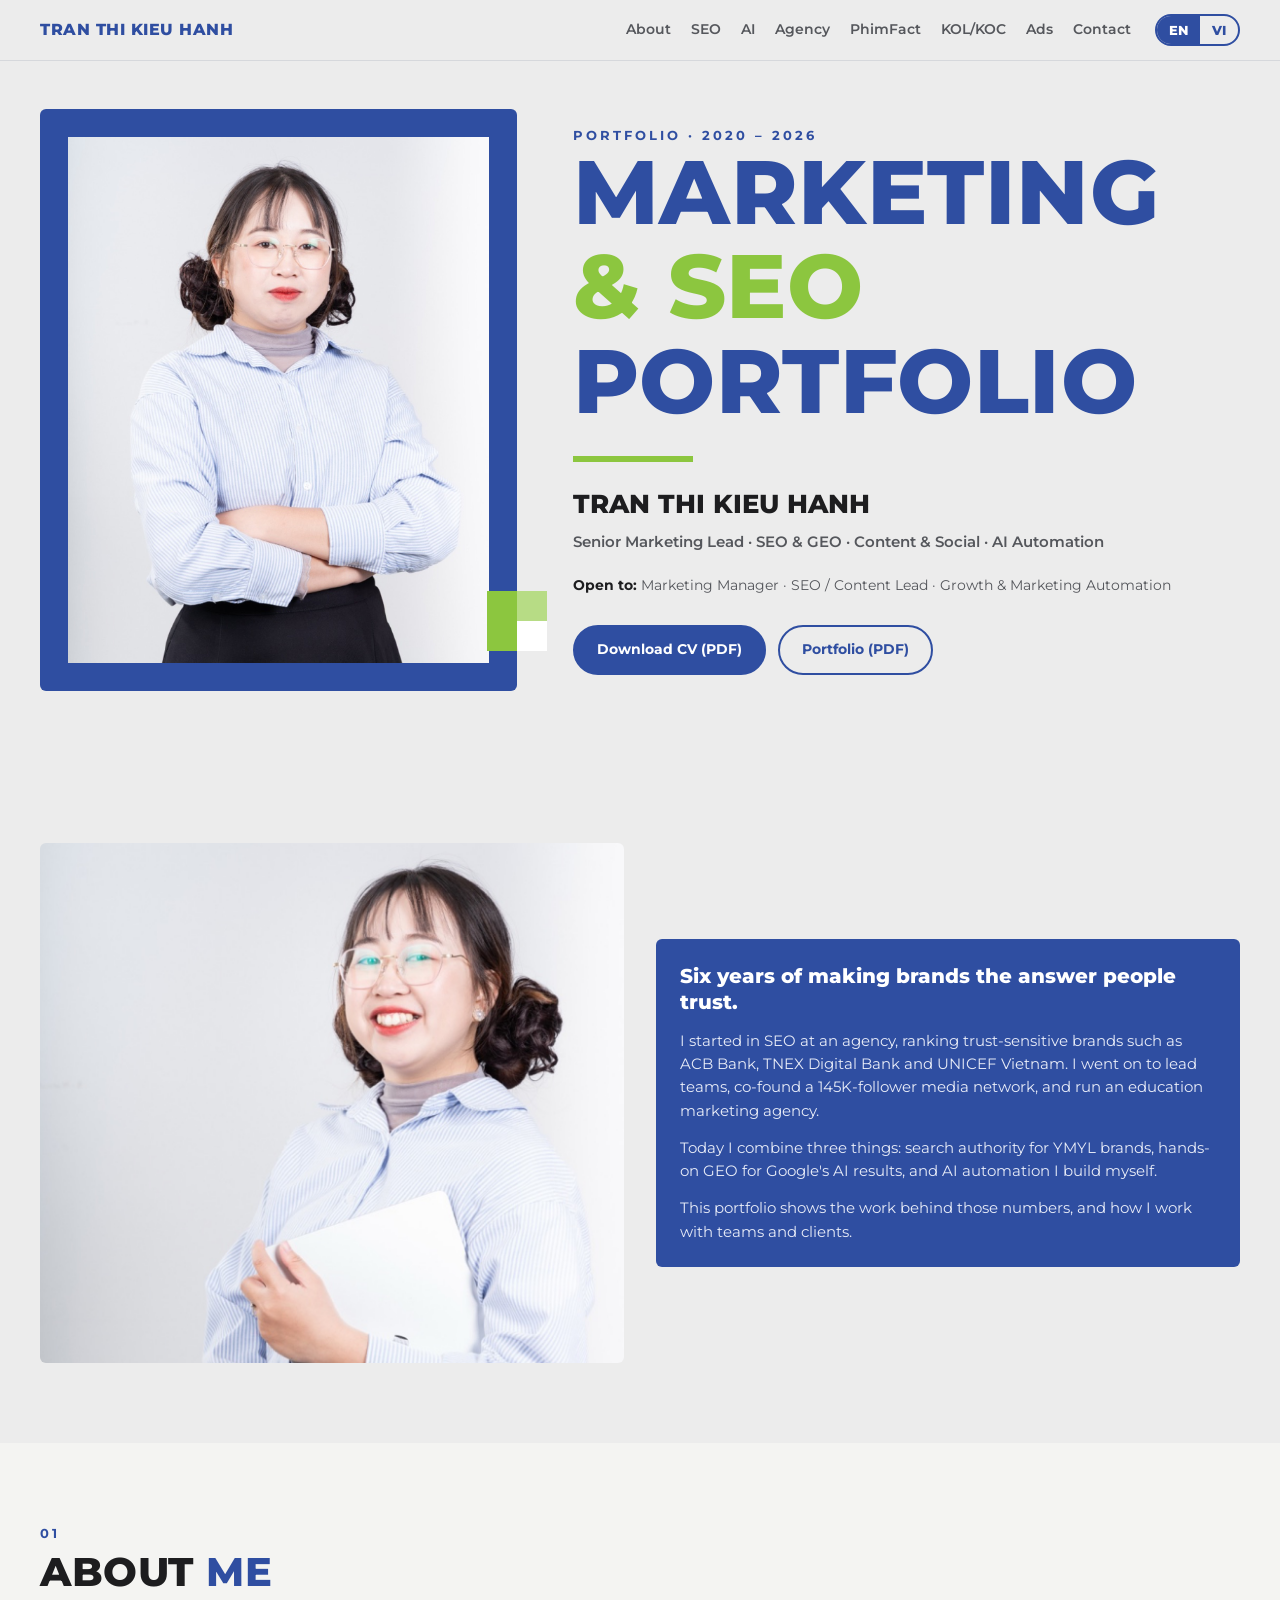
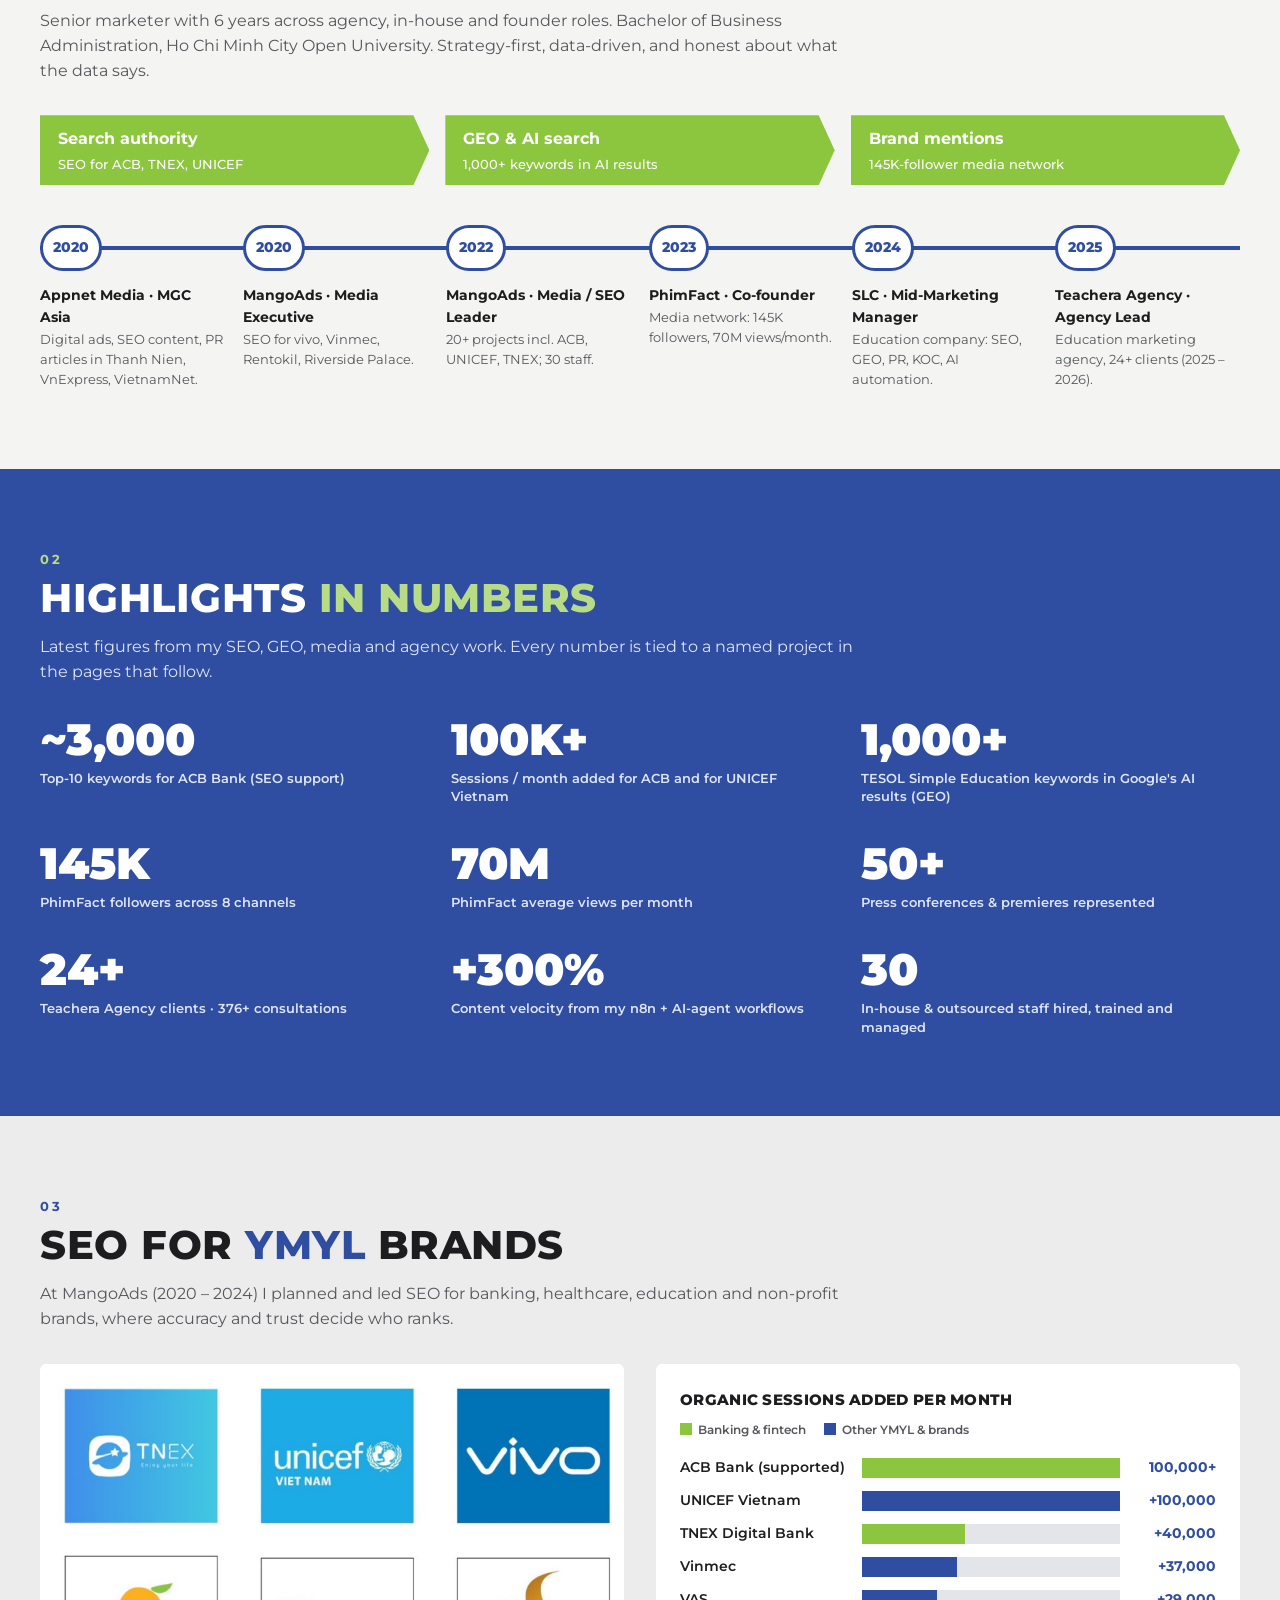
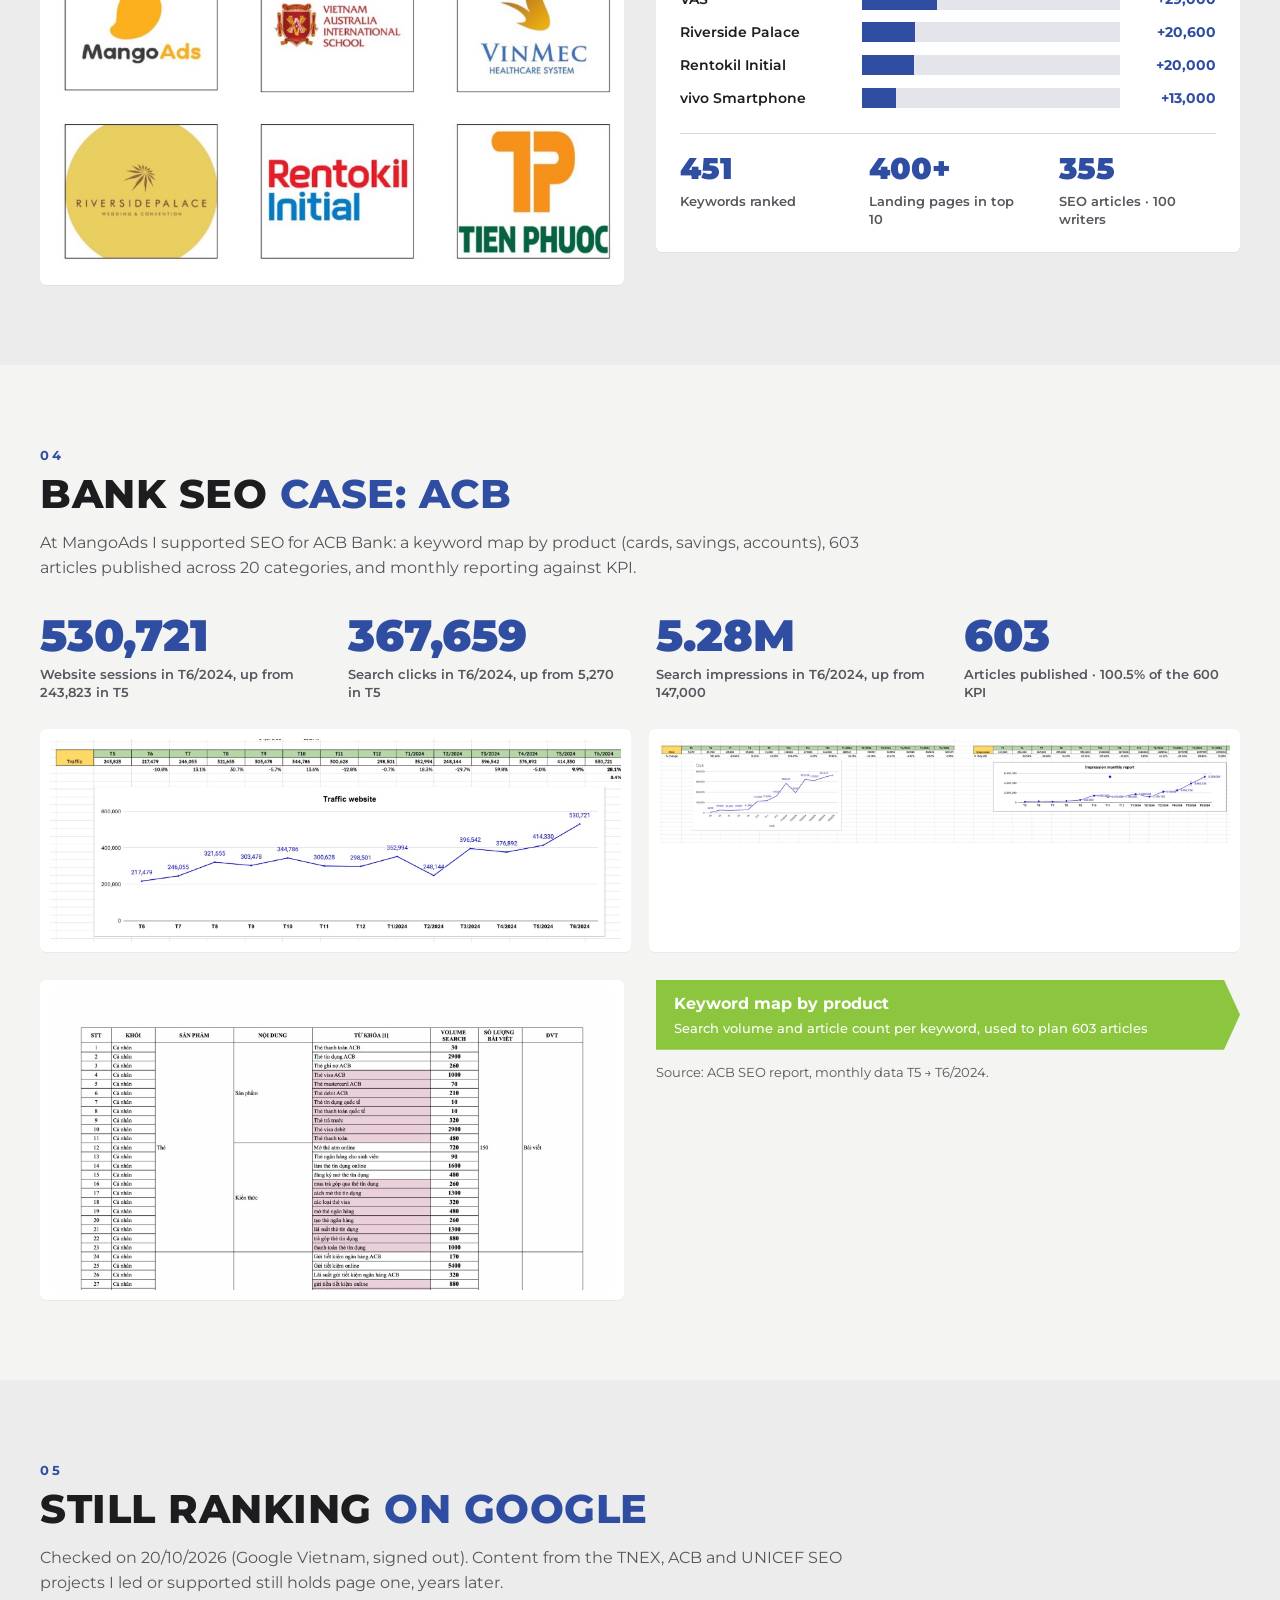
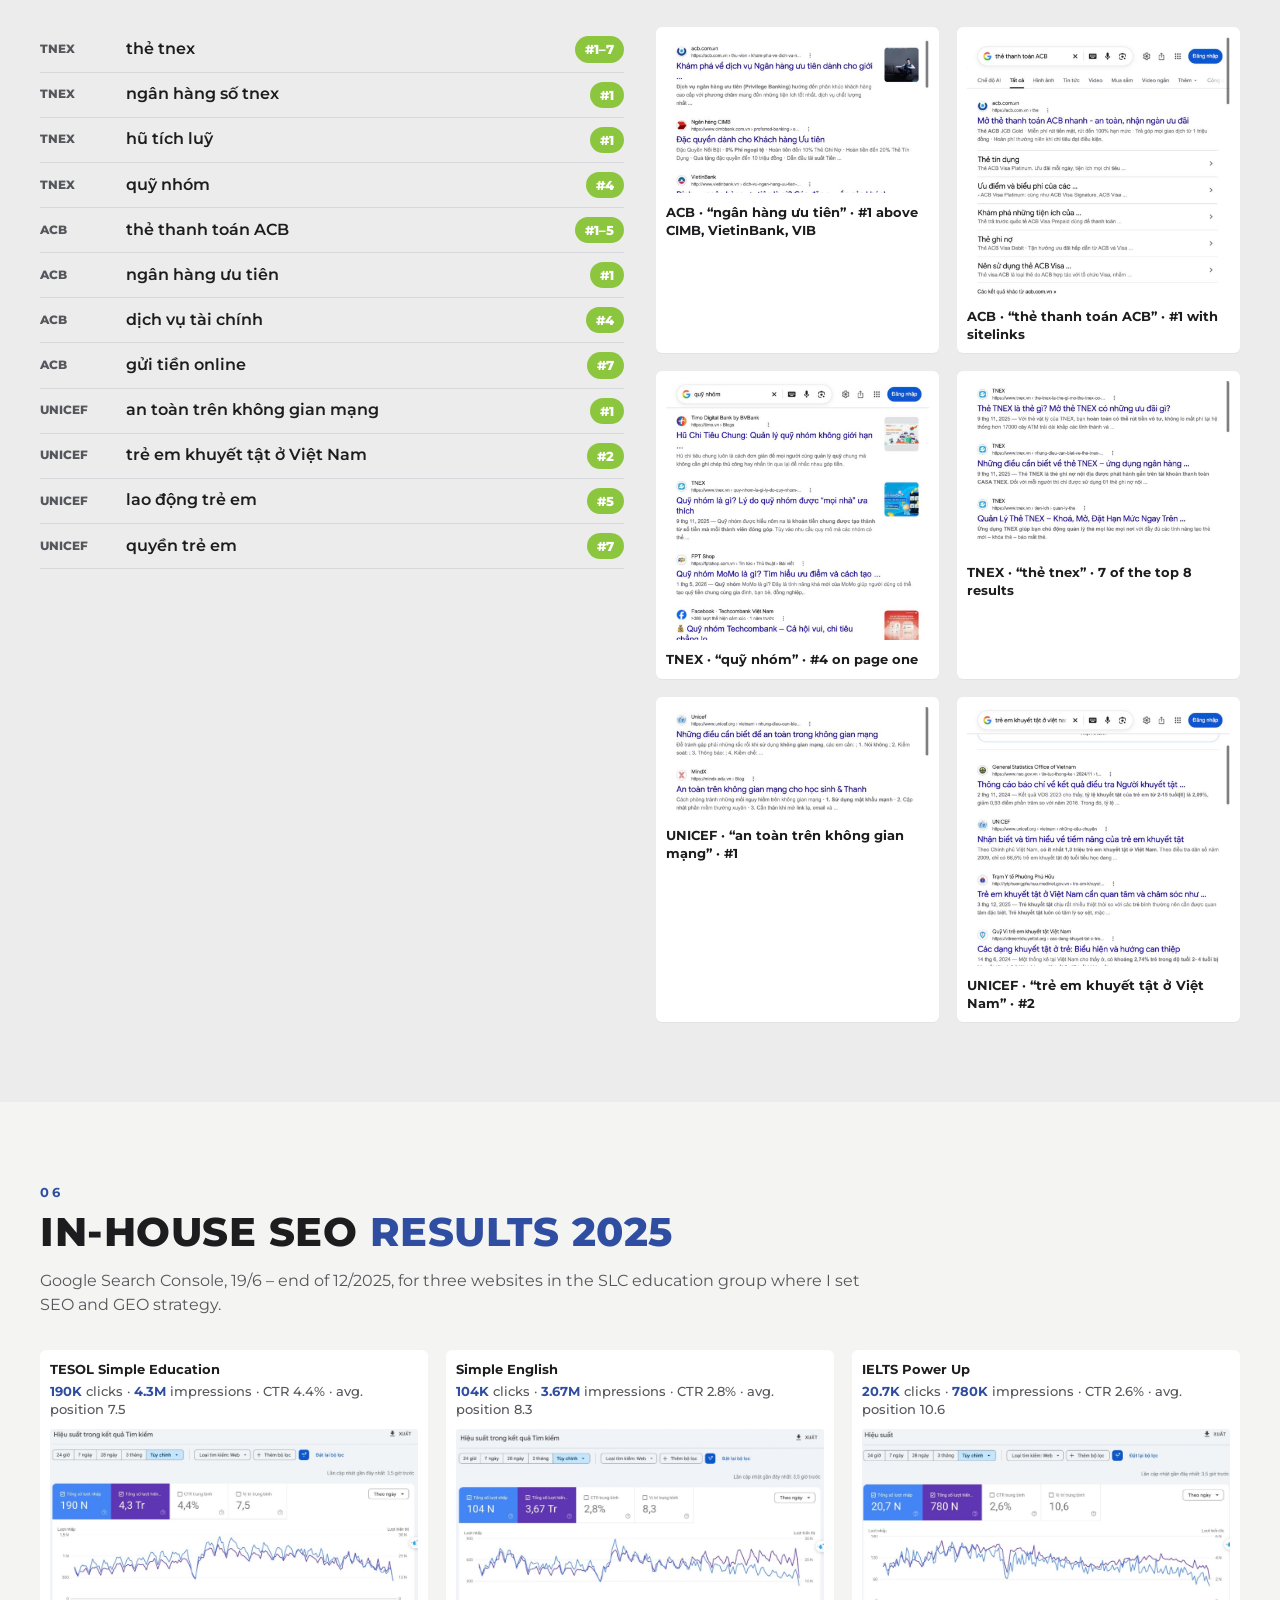
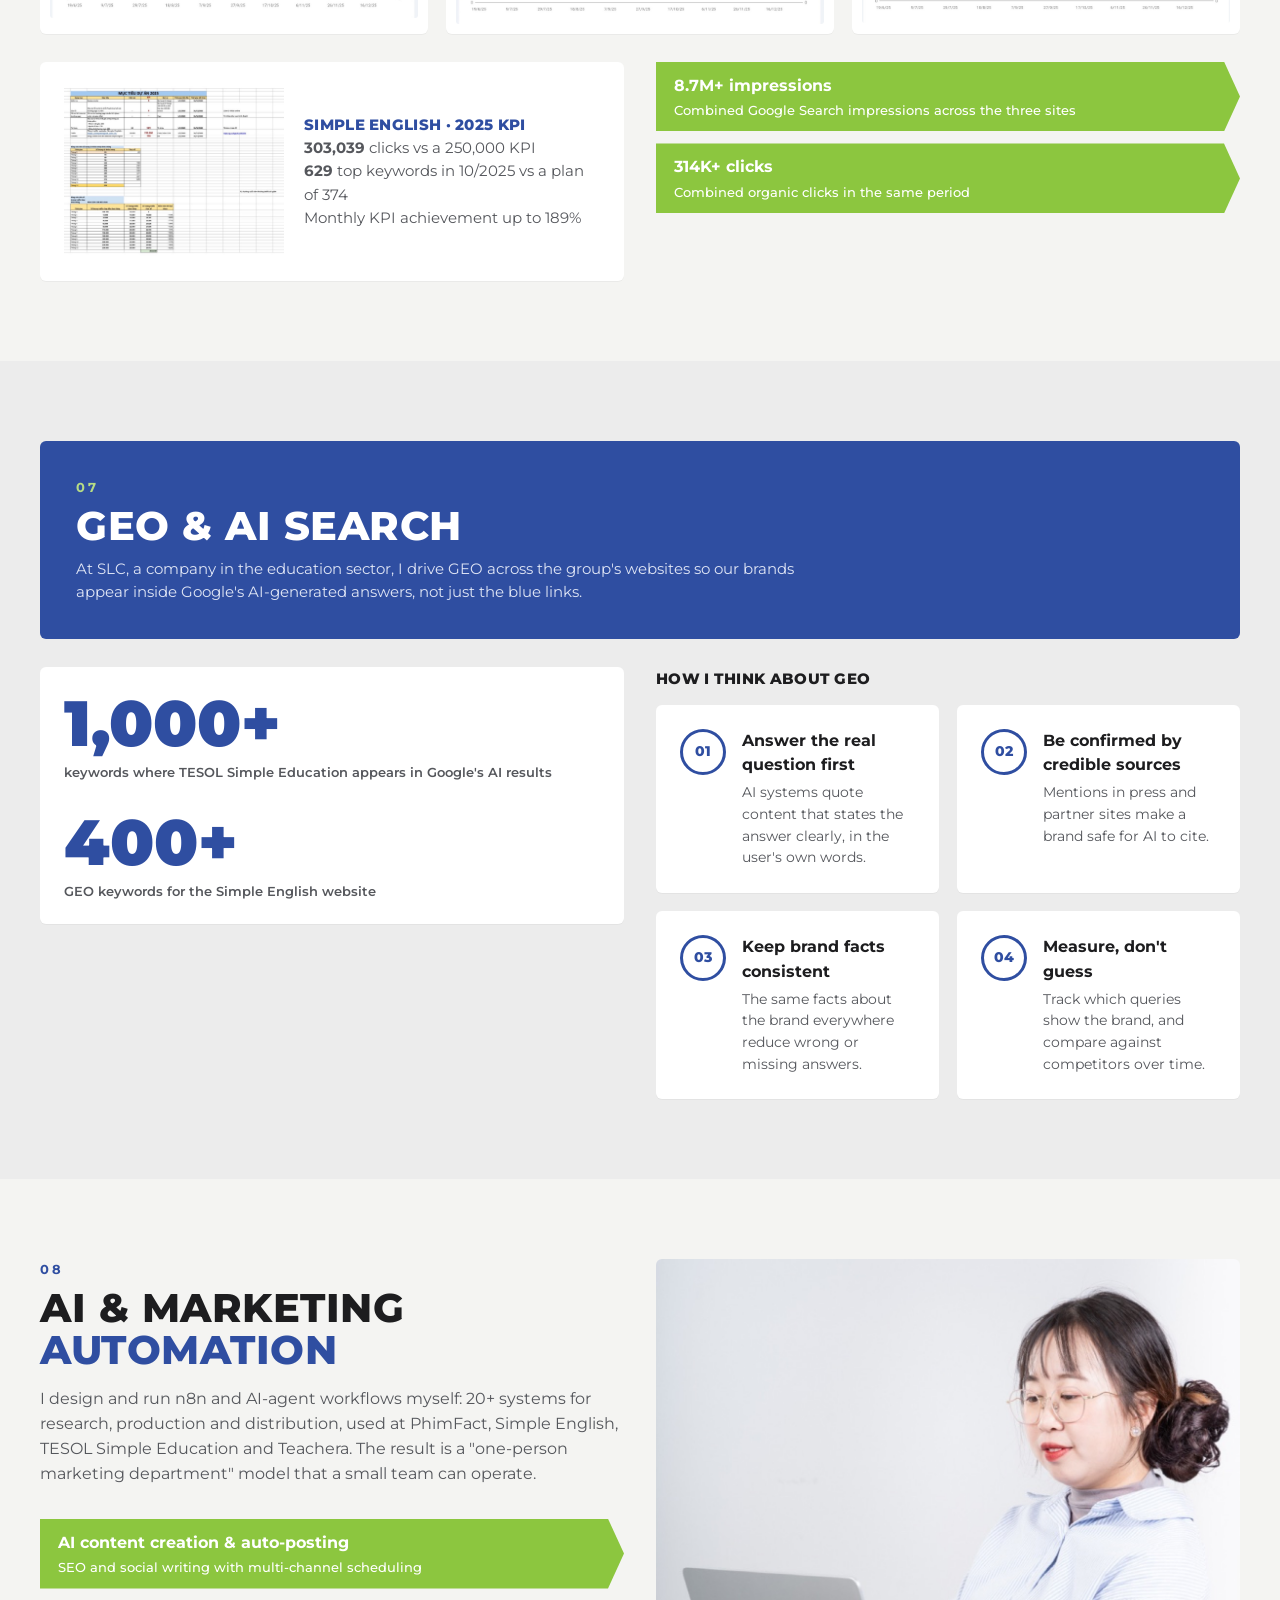
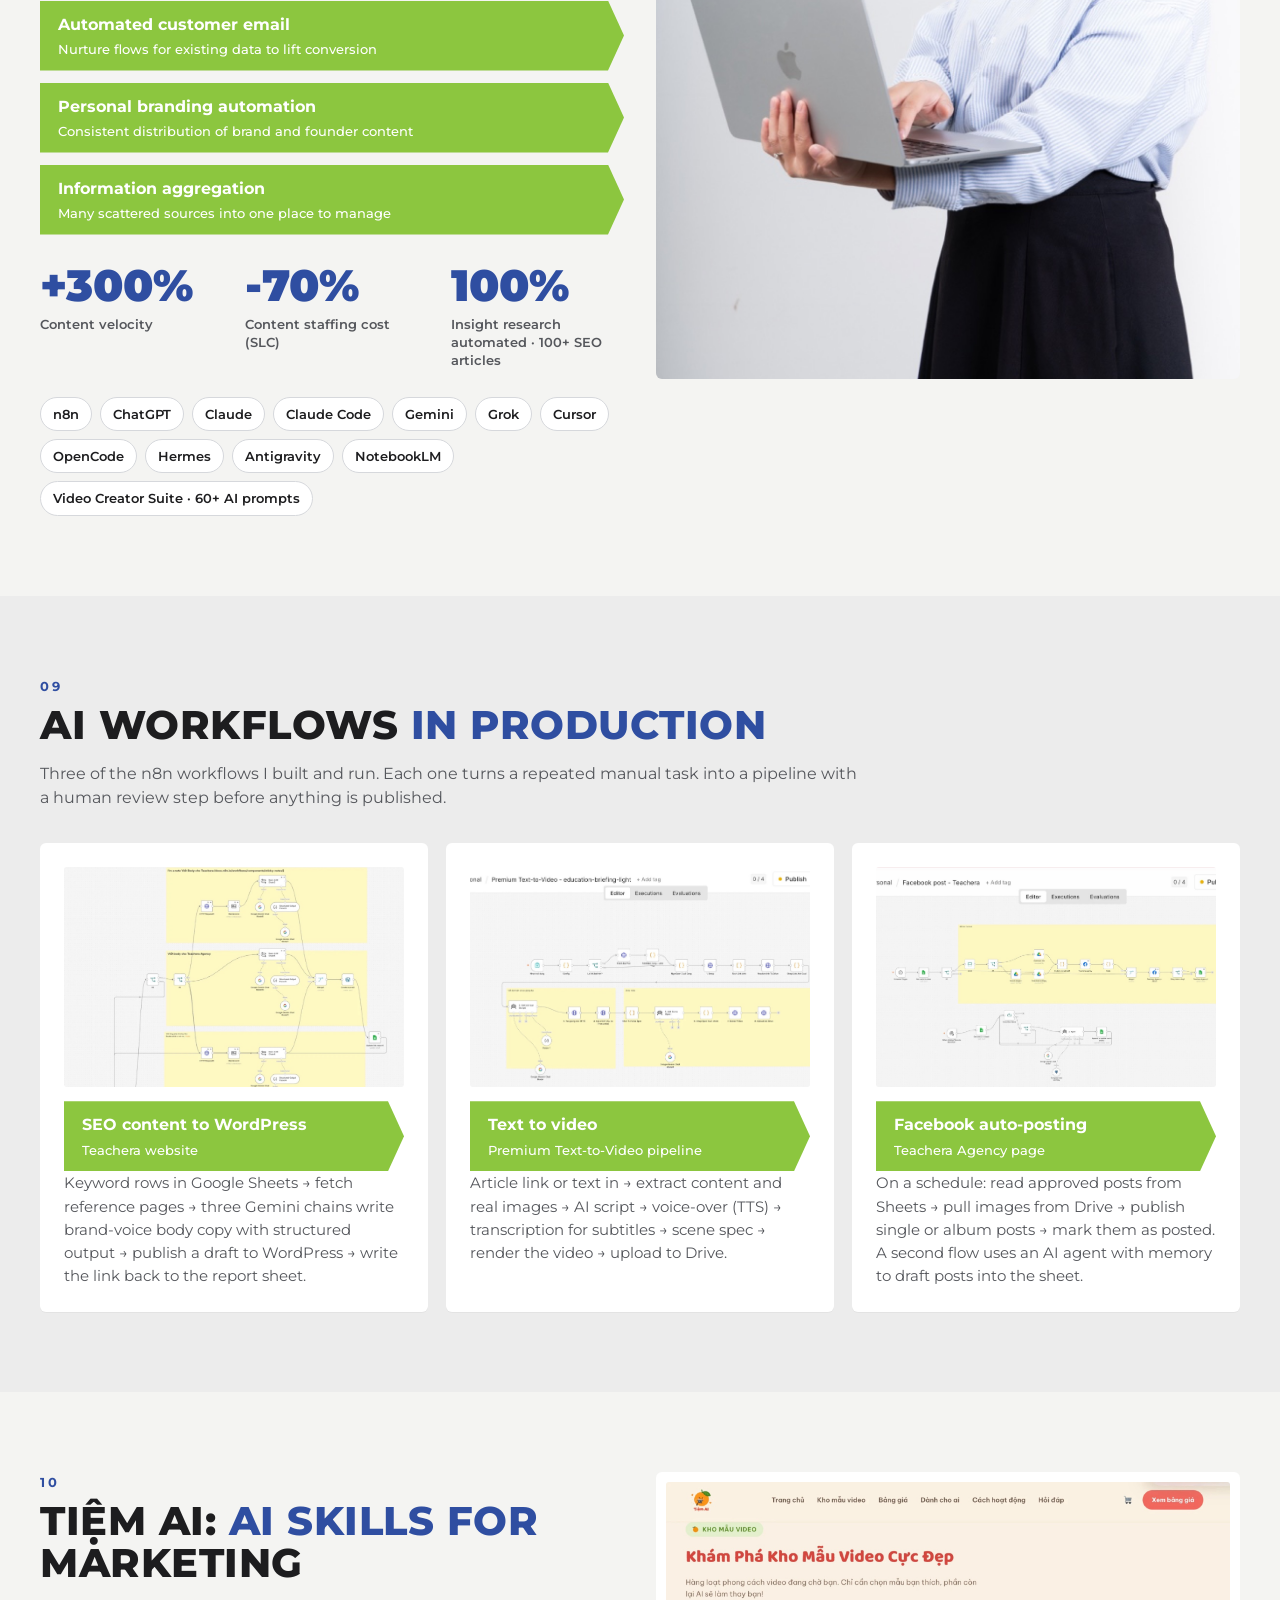
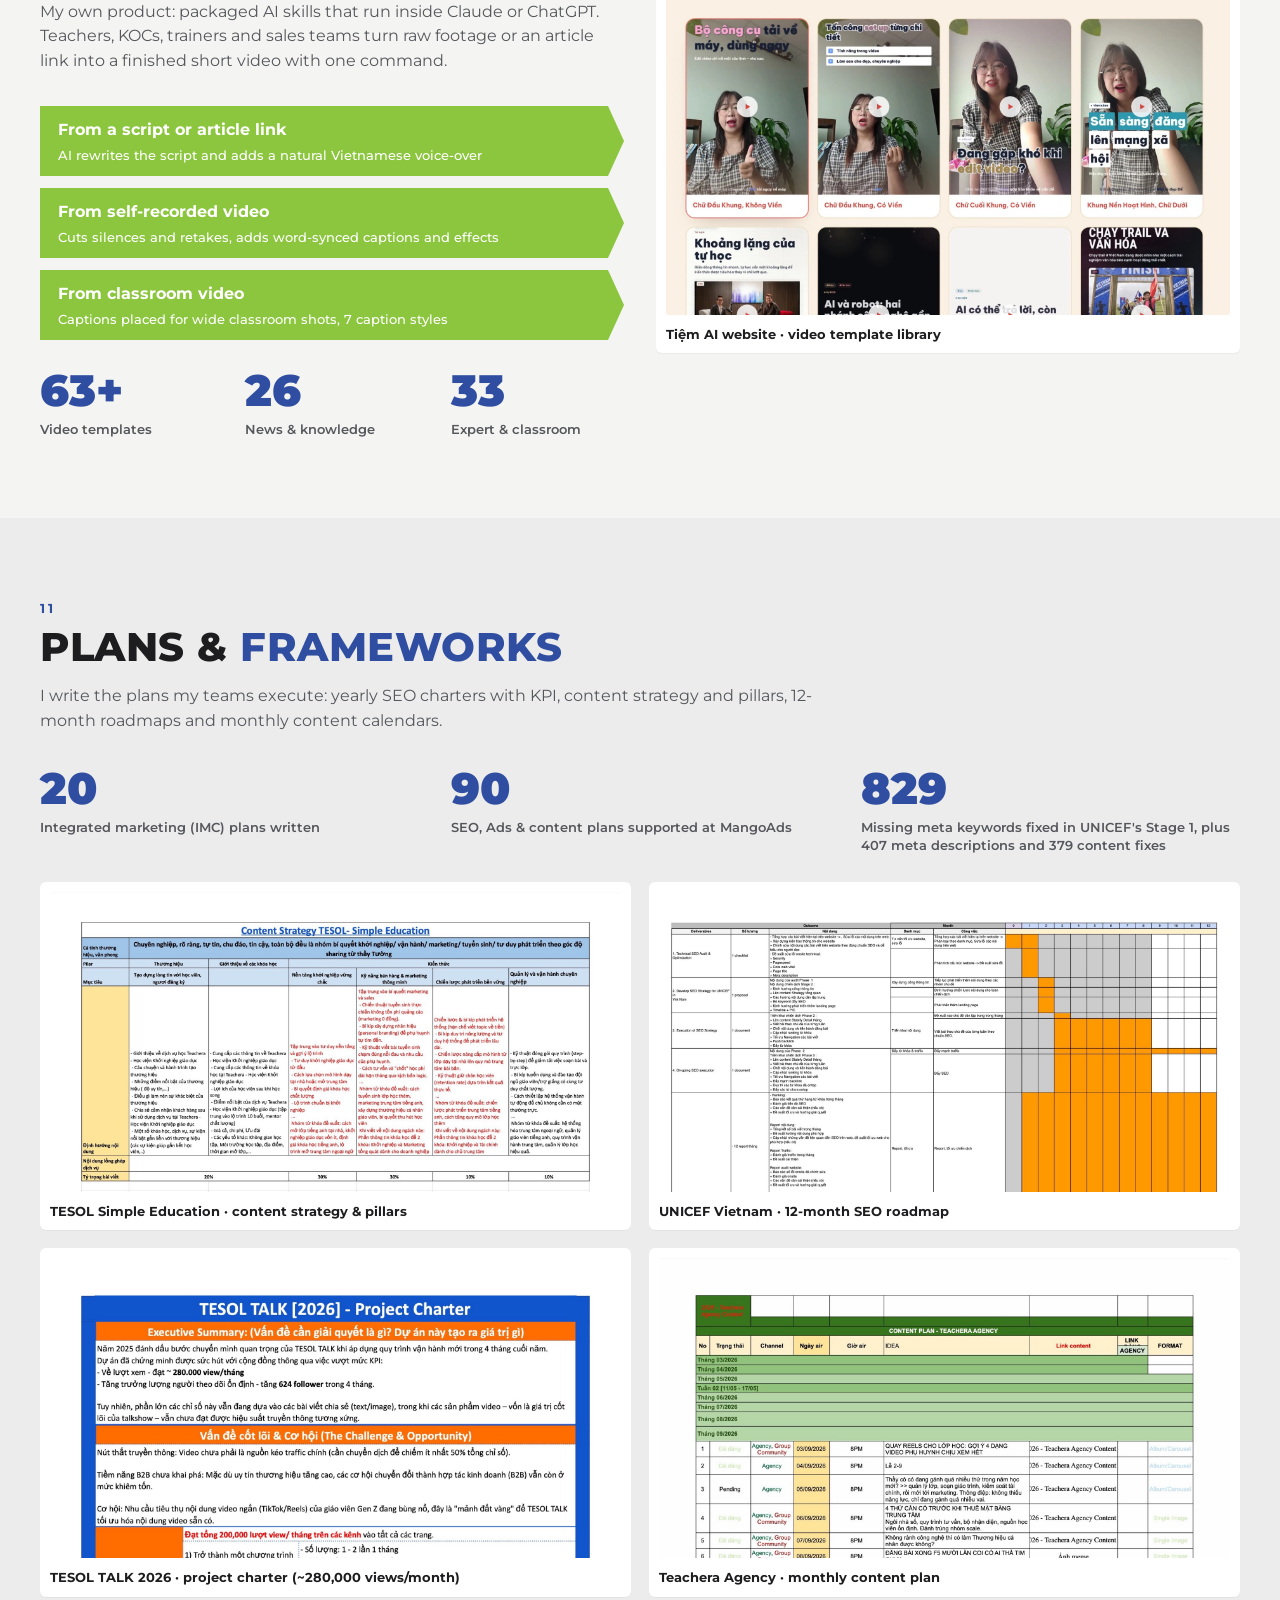
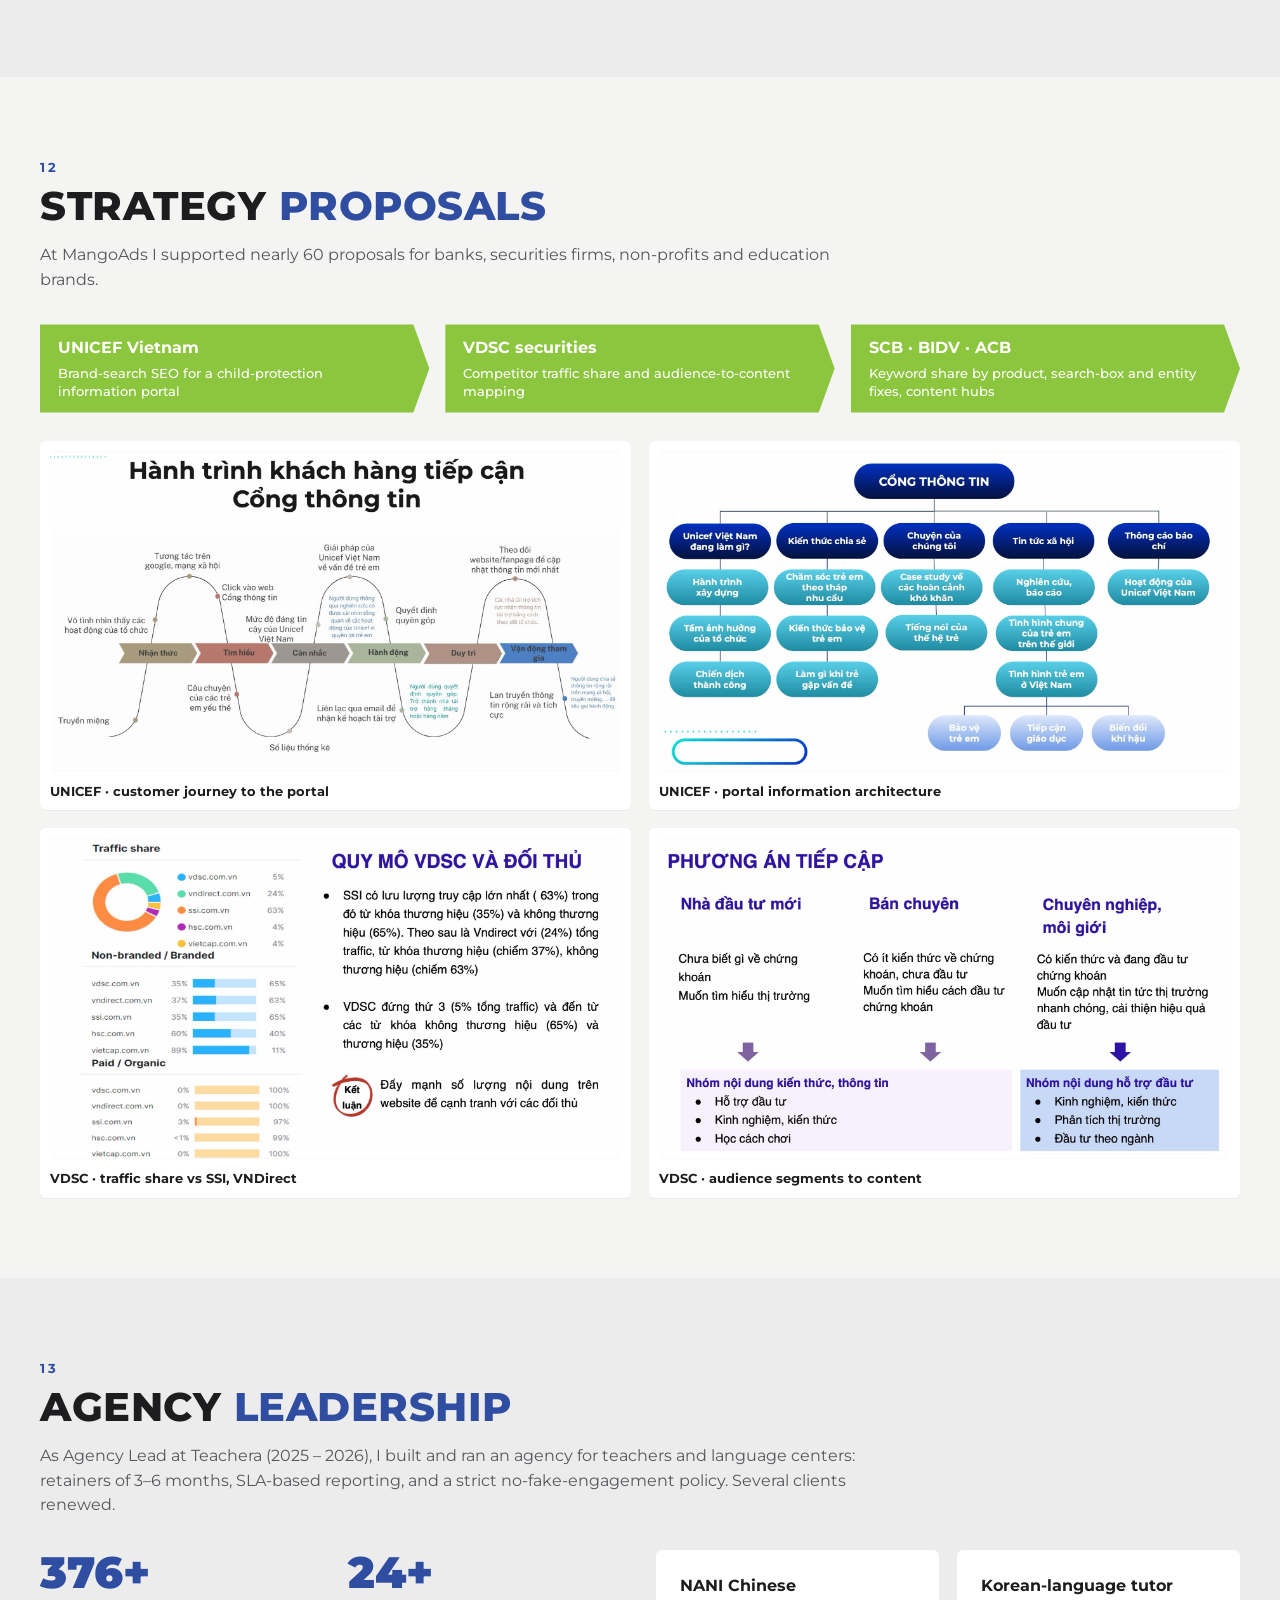
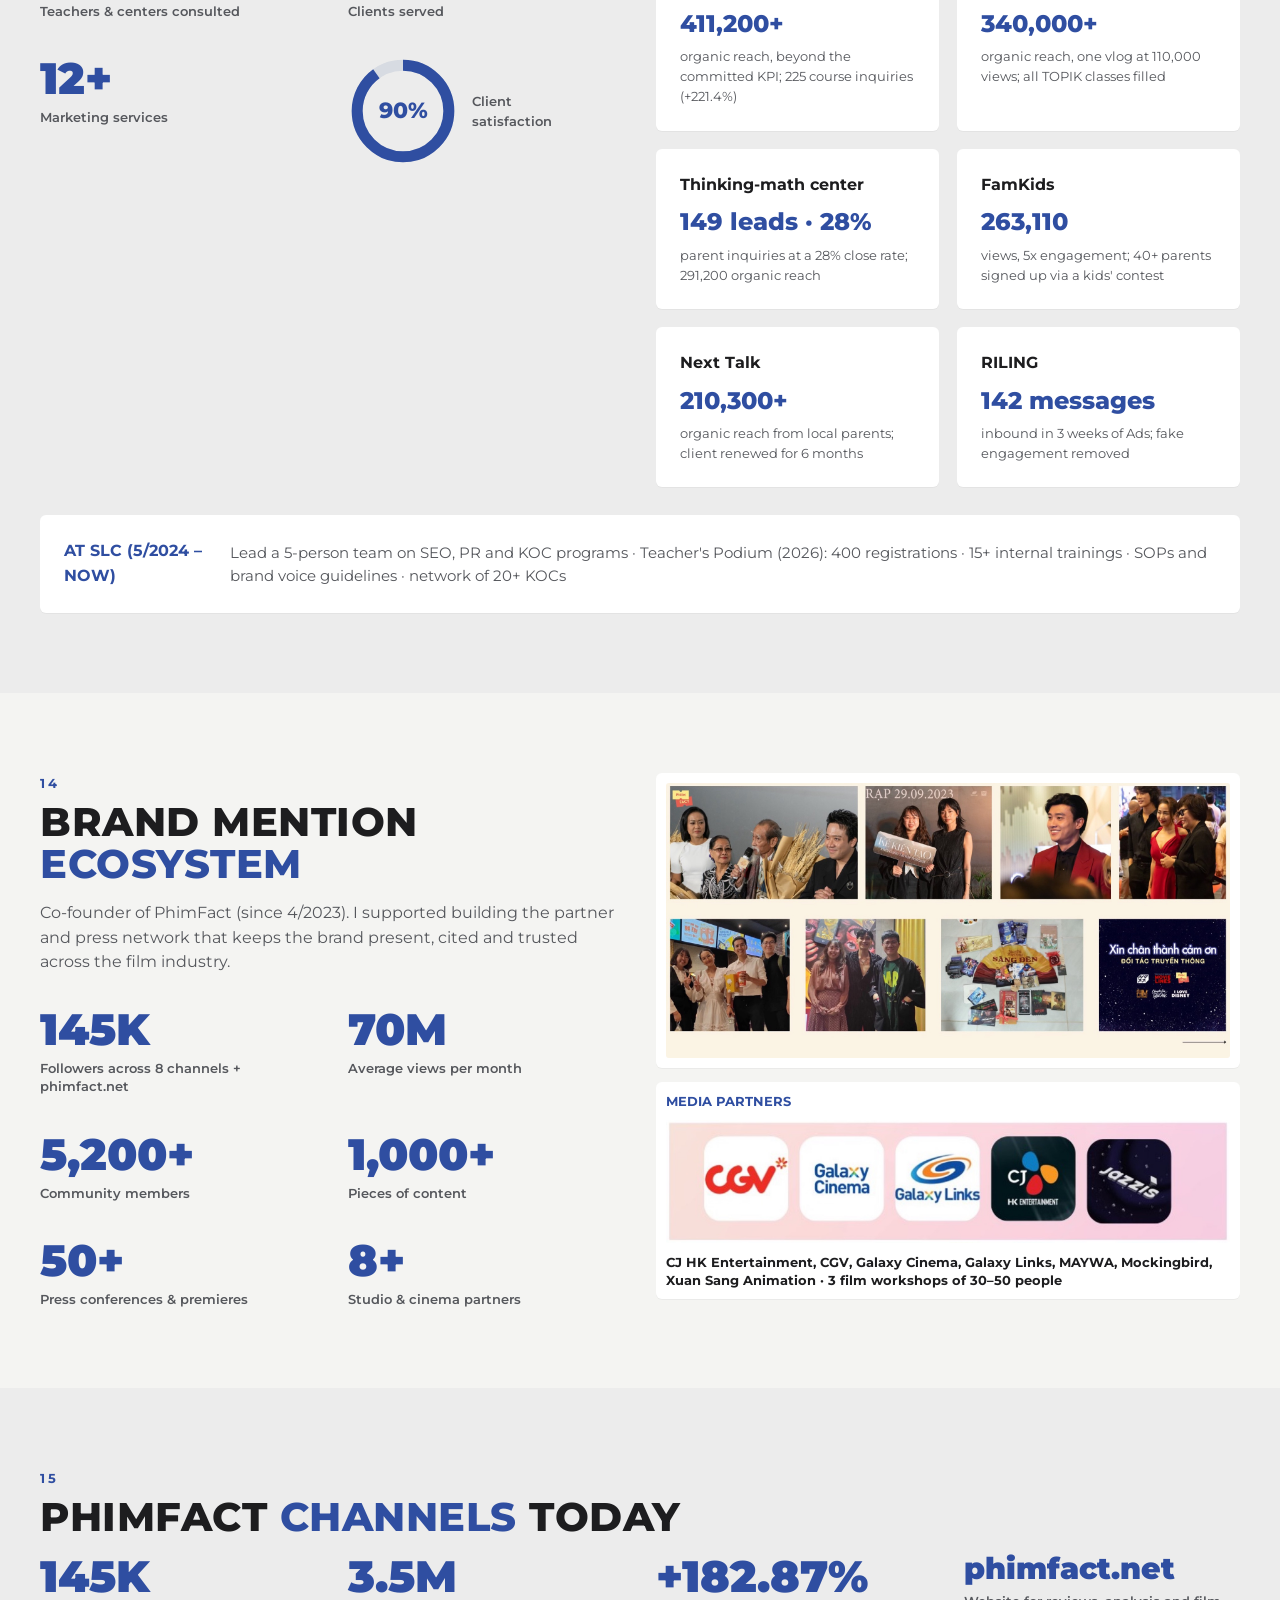
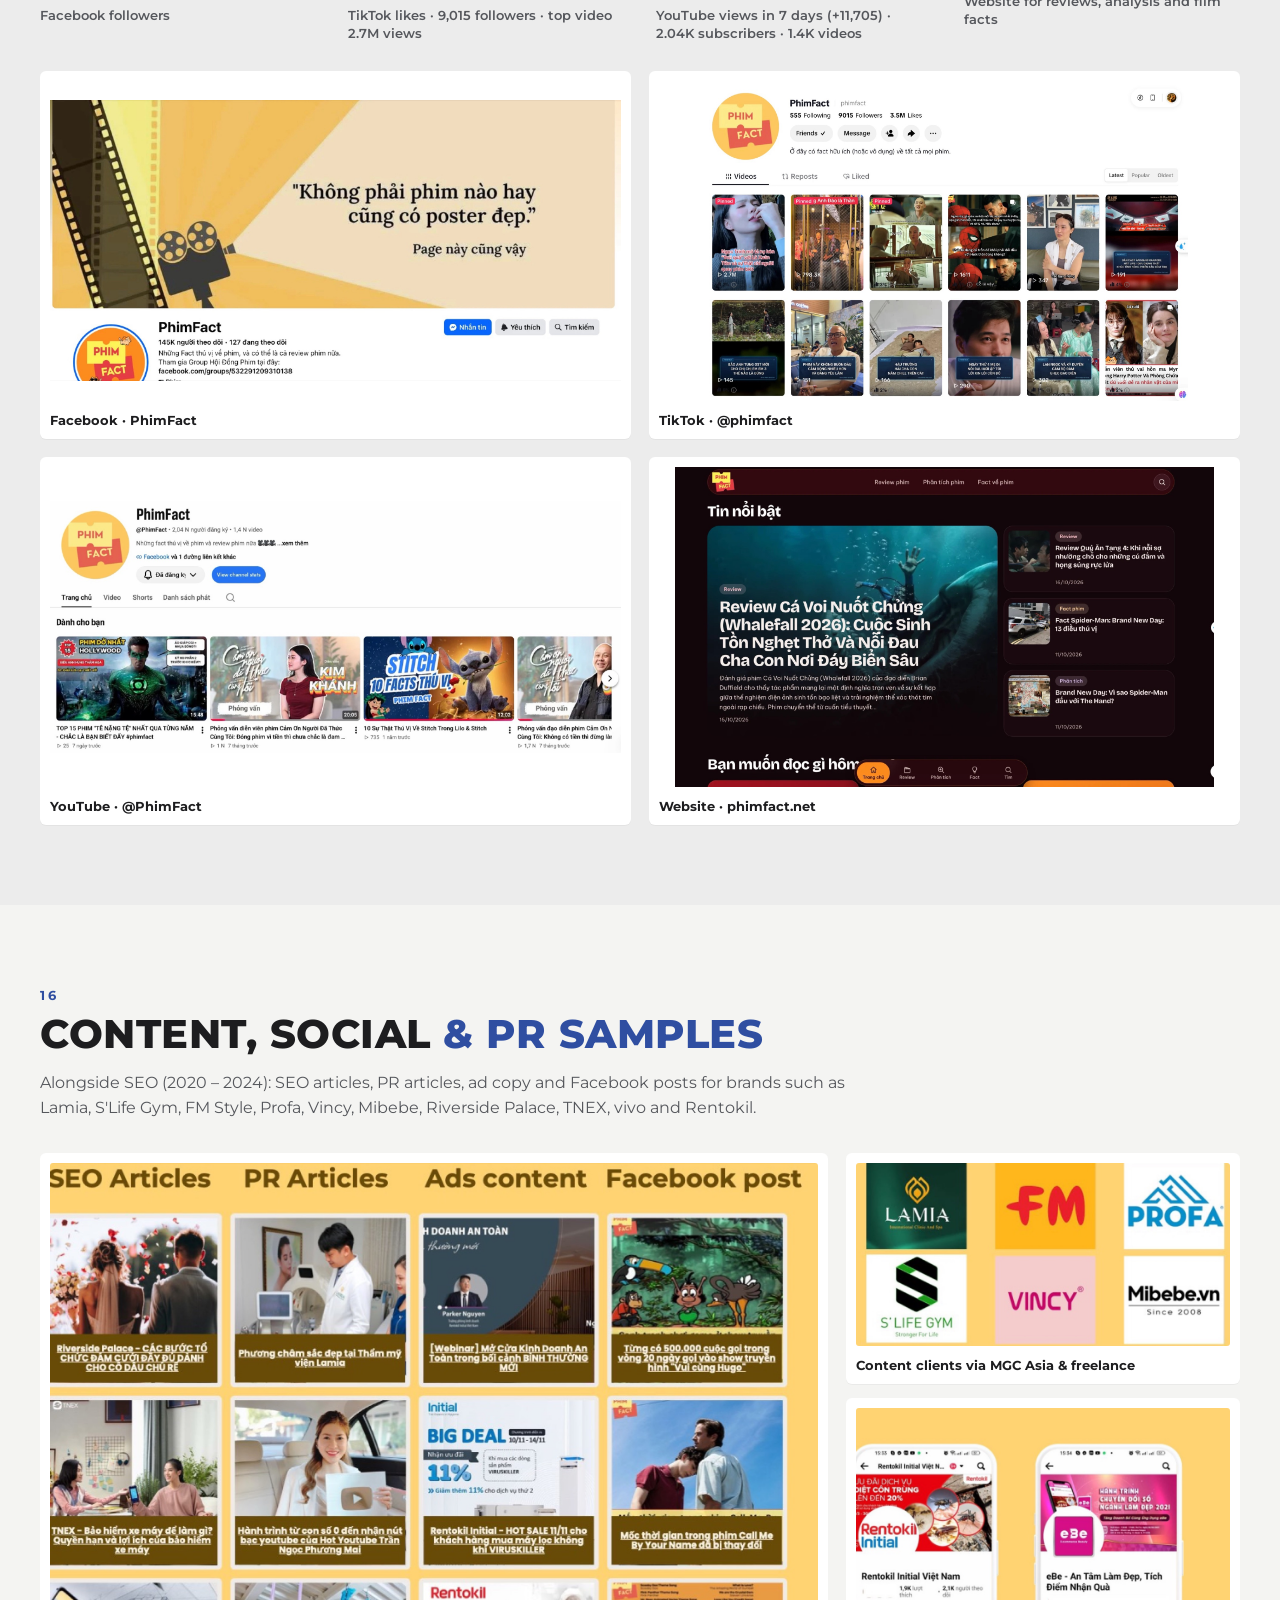
<file: index.html>
<!doctype html>
<html lang="en">
<head>
<meta charset="utf-8">
<meta name="viewport" content="width=device-width, initial-scale=1">
<title>Tran Thi Kieu Hanh – Marketing &amp; SEO Portfolio</title>
<meta name="description" content="Portfolio of Tran Thi Kieu Hanh, Senior Marketing Lead: SEO &amp; GEO, content &amp; social, digital PR and AI marketing automation. 6 years across agency, in-house and founder roles.">
<meta property="og:title" content="Tran Thi Kieu Hanh – Marketing &amp; SEO Portfolio">
<meta property="og:description" content="SEO &amp; GEO, content &amp; social, digital PR and AI marketing automation. ACB, TNEX, UNICEF Vietnam, PhimFact, Teachera Agency.">
<meta property="og:image" content="assets/hanh-109.jpg">
<link rel="preconnect" href="https://fonts.googleapis.com">
<link href="https://fonts.googleapis.com/css2?family=Montserrat:wght@400;500;600;700;800;900&display=swap" rel="stylesheet">
<link rel="stylesheet" href="style.css">
</head>
<body>

<header class="nav">
  <div class="wrap nav-in">
    <a class="brand" href="#top">Tran Thi Kieu Hanh</a>
    <nav class="links">
      <a href="#about">About</a>
      <a href="#seo">SEO</a>
      <a href="#ai">AI</a>
      <a href="#agency">Agency</a>
      <a href="#phimfact">PhimFact</a>
      <a href="#koc">KOL/KOC</a>
      <a href="#ads">Ads</a>
      <a href="#contact">Contact</a>
    </nav>
    <div class="lang"><!--LANG--><a class="on" href="index.html">EN</a><a href="vi.html">VI</a><!--/LANG--></div>
  </div>
</header>

<main id="top">

<!-- HERO -->
<section class="hero">
  <div class="wrap hero-in">
    <div class="hero-photo"><img src="assets/hanh-109.jpg" alt="Tran Thi Kieu Hanh"><div class="px px-a"><i></i><i class="l"></i><i></i><i class="b"></i></div></div>
    <div class="hero-text">
      <div class="eyebrow">Portfolio · 2020 – 2026</div>
      <h1>Marketing <span class="g">&amp; SEO</span> Portfolio</h1>
      <div class="bar"></div>
      <div class="name">Tran Thi Kieu Hanh</div>
      <p class="sub">Senior Marketing Lead · SEO &amp; GEO · Content &amp; Social · AI Automation</p>
      <p class="open"><b>Open to:</b> Marketing Manager · SEO / Content Lead · Growth &amp; Marketing Automation</p>
      <div class="btns">
        <a class="btn" href="files/CV_Tran-Thi-Kieu-Hanh_EN.pdf" target="_blank" rel="noopener">Download CV (PDF)</a>
        <a class="btn ghost" href="files/Portfolio_Tran-Thi-Kieu-Hanh_EN.pdf" target="_blank" rel="noopener">Portfolio (PDF)</a>
      </div>
    </div>
  </div>
</section>

<!-- INTRO -->
<section class="sec">
  <div class="wrap two">
    <div class="intro-photo"><img src="assets/hanh-136.jpg" alt=""></div>
    <div class="bluebox pad">
      <h3>Six years of making brands the answer people trust.</h3>
      <p>I started in SEO at an agency, ranking trust-sensitive brands such as ACB Bank, TNEX Digital Bank and UNICEF Vietnam. I went on to lead teams, co-found a 145K-follower media network, and run an education marketing agency.</p>
      <p>Today I combine three things: search authority for YMYL brands, hands-on GEO for Google's AI results, and AI automation I build myself.</p>
      <p>This portfolio shows the work behind those numbers, and how I work with teams and clients.</p>
    </div>
  </div>
</section>

<!-- ABOUT -->
<section class="sec alt" id="about">
  <div class="wrap">
    <div class="head"><div class="eyebrow">01</div><h2>About <span class="b">me</span></h2></div>
    <p class="lead">Senior marketer with 6 years across agency, in-house and founder roles. Bachelor of Business Administration, Ho Chi Minh City Open University. Strategy-first, data-driven, and honest about what the data says.</p>
    <div class="tabs3">
      <div class="tab">Search authority<small>SEO for ACB, TNEX, UNICEF</small></div>
      <div class="tab">GEO &amp; AI search<small>1,000+ keywords in AI results</small></div>
      <div class="tab">Brand mentions<small>145K-follower media network</small></div>
    </div>
    <div class="timeline">
      <div class="tl"><span class="num">2020</span><b>Appnet Media · MGC Asia</b><p>Digital ads, SEO content, PR articles in Thanh Nien, VnExpress, VietnamNet.</p></div>
      <div class="tl"><span class="num">2020</span><b>MangoAds · Media Executive</b><p>SEO for vivo, Vinmec, Rentokil, Riverside Palace.</p></div>
      <div class="tl"><span class="num">2022</span><b>MangoAds · Media / SEO Leader</b><p>20+ projects incl. ACB, UNICEF, TNEX; 30 staff.</p></div>
      <div class="tl"><span class="num">2023</span><b>PhimFact · Co-founder</b><p>Media network: 145K followers, 70M views/month.</p></div>
      <div class="tl"><span class="num">2024</span><b>SLC · Mid-Marketing Manager</b><p>Education company: SEO, GEO, PR, KOC, AI automation.</p></div>
      <div class="tl"><span class="num">2025</span><b>Teachera Agency · Agency Lead</b><p>Education marketing agency, 24+ clients (2025 – 2026).</p></div>
    </div>
  </div>
</section>

<!-- NUMBERS -->
<section class="sec blue">
  <div class="wrap">
    <div class="head"><div class="eyebrow light">02</div><h2 class="w">Highlights <span class="g">in numbers</span></h2></div>
    <p class="lead w">Latest figures from my SEO, GEO, media and agency work. Every number is tied to a named project in the pages that follow.</p>
    <div class="stats">
      <div class="stat"><b>~3,000</b><span>Top-10 keywords for ACB Bank (SEO support)</span></div>
      <div class="stat"><b>100K+</b><span>Sessions / month added for ACB and for UNICEF Vietnam</span></div>
      <div class="stat"><b>1,000+</b><span>TESOL Simple Education keywords in Google's AI results (GEO)</span></div>
      <div class="stat"><b>145K</b><span>PhimFact followers across 8 channels</span></div>
      <div class="stat"><b>70M</b><span>PhimFact average views per month</span></div>
      <div class="stat"><b>50+</b><span>Press conferences &amp; premieres represented</span></div>
      <div class="stat"><b>24+</b><span>Teachera Agency clients · 376+ consultations</span></div>
      <div class="stat"><b>+300%</b><span>Content velocity from my n8n + AI-agent workflows</span></div>
      <div class="stat"><b>30</b><span>In-house &amp; outsourced staff hired, trained and managed</span></div>
    </div>
  </div>
</section>

<!-- SEO YMYL -->
<section class="sec" id="seo">
  <div class="wrap">
    <div class="head"><div class="eyebrow">03</div><h2>SEO for <span class="b">YMYL</span> brands</h2></div>
    <p class="lead">At MangoAds (2020 – 2024) I planned and led SEO for banking, healthcare, education and non-profit brands, where accuracy and trust decide who ranks.</p>
    <div class="two top">
      <figure class="card fig"><img class="zoom" src="assets/seo-logos.jpg" alt="SEO clients"></figure>
      <div class="card pad">
        <h4>Organic sessions added per month</h4>
        <div class="legend"><span><i class="lg-g"></i>Banking &amp; fintech</span><span><i class="lg-b"></i>Other YMYL &amp; brands</span></div>
        <div class="bars">
          <div class="br"><span>ACB Bank (supported)</span><i><em class="g" style="width:100%"></em></i><b>100,000+</b></div>
          <div class="br"><span>UNICEF Vietnam</span><i><em style="width:100%"></em></i><b>+100,000</b></div>
          <div class="br"><span>TNEX Digital Bank</span><i><em class="g" style="width:40%"></em></i><b>+40,000</b></div>
          <div class="br"><span>Vinmec</span><i><em style="width:37%"></em></i><b>+37,000</b></div>
          <div class="br"><span>VAS</span><i><em style="width:29%"></em></i><b>+29,000</b></div>
          <div class="br"><span>Riverside Palace</span><i><em style="width:20.6%"></em></i><b>+20,600</b></div>
          <div class="br"><span>Rentokil Initial</span><i><em style="width:20%"></em></i><b>+20,000</b></div>
          <div class="br"><span>vivo Smartphone</span><i><em style="width:13%"></em></i><b>+13,000</b></div>
        </div>
        <div class="stats small">
          <div class="stat"><b>451</b><span>Keywords ranked</span></div>
          <div class="stat"><b>400+</b><span>Landing pages in top 10</span></div>
          <div class="stat"><b>355</b><span>SEO articles · 100 writers</span></div>
        </div>
      </div>
    </div>
  </div>
</section>

<!-- ACB -->
<section class="sec alt">
  <div class="wrap">
    <div class="head"><div class="eyebrow">04</div><h2>Bank SEO <span class="b">case: ACB</span></h2></div>
    <p class="lead">At MangoAds I supported SEO for ACB Bank: a keyword map by product (cards, savings, accounts), 603 articles published across 20 categories, and monthly reporting against KPI.</p>
    <div class="stats four">
      <div class="stat"><b>530,721</b><span>Website sessions in T6/2024, up from 243,823 in T5</span></div>
      <div class="stat"><b>367,659</b><span>Search clicks in T6/2024, up from 5,270 in T5</span></div>
      <div class="stat"><b>5.28M</b><span>Search impressions in T6/2024, up from 147,000</span></div>
      <div class="stat"><b>603</b><span>Articles published · 100.5% of the 600 KPI</span></div>
    </div>
    <div class="grid2">
      <figure class="card fig"><img class="zoom" src="assets/acb-traffic.jpg" alt="ACB traffic"></figure>
      <figure class="card fig"><img class="zoom" src="assets/acb-clicks-impr.jpg" alt="ACB clicks and impressions"></figure>
    </div>
    <div class="two top mt">
      <figure class="card fig"><img class="zoom crop" src="assets/plan-acb-keywordmap-c.jpg" alt="Keyword map"></figure>
      <div><div class="tab">Keyword map by product<small>Search volume and article count per keyword, used to plan 603 articles</small></div>
      <p class="note">Source: ACB SEO report, monthly data T5 → T6/2024.</p></div>
    </div>
  </div>
</section>

<!-- STILL RANKING -->
<section class="sec">
  <div class="wrap">
    <div class="head"><div class="eyebrow">05</div><h2>Still ranking <span class="b">on Google</span></h2></div>
    <p class="lead">Checked on 20/10/2026 (Google Vietnam, signed out). Content from the TNEX, ACB and UNICEF SEO projects I led or supported still holds page one, years later.</p>
    <div class="two top">
      <div class="rank">
        <div class="rr"><span>TNEX</span><b>thẻ tnex</b><em>#1–7</em></div>
        <div class="rr"><span>TNEX</span><b>ngân hàng số tnex</b><em>#1</em></div>
        <div class="rr"><span>TNEX</span><b>hũ tích luỹ</b><em>#1</em></div>
        <div class="rr"><span>TNEX</span><b>quỹ nhóm</b><em>#4</em></div>
        <div class="rr"><span>ACB</span><b>thẻ thanh toán ACB</b><em>#1–5</em></div>
        <div class="rr"><span>ACB</span><b>ngân hàng ưu tiên</b><em>#1</em></div>
        <div class="rr"><span>ACB</span><b>dịch vụ tài chính</b><em>#4</em></div>
        <div class="rr"><span>ACB</span><b>gửi tiền online</b><em>#7</em></div>
        <div class="rr"><span>UNICEF</span><b>an toàn trên không gian mạng</b><em>#1</em></div>
        <div class="rr"><span>UNICEF</span><b>trẻ em khuyết tật ở Việt Nam</b><em>#2</em></div>
        <div class="rr"><span>UNICEF</span><b>lao động trẻ em</b><em>#5</em></div>
        <div class="rr"><span>UNICEF</span><b>quyền trẻ em</b><em>#7</em></div>
      </div>
      <div class="grid3">
        <figure class="card fig"><img class="zoom" src="assets/serp/acb-ngan-hang-uu-tien.jpg" alt=""><figcaption>ACB · “ngân hàng ưu tiên” · #1 above CIMB, VietinBank, VIB</figcaption></figure>
        <figure class="card fig"><img class="zoom" src="assets/serp/acb-the-thanh-toan-acb.jpg" alt=""><figcaption>ACB · “thẻ thanh toán ACB” · #1 with sitelinks</figcaption></figure>
        <figure class="card fig"><img class="zoom" src="assets/serp/tnex-quy-nhom.jpg" alt=""><figcaption>TNEX · “quỹ nhóm” · #4 on page one</figcaption></figure>
        <figure class="card fig"><img class="zoom" src="assets/serp/tnex-the-tnex.jpg" alt=""><figcaption>TNEX · “thẻ tnex” · 7 of the top 8 results</figcaption></figure>
        <figure class="card fig"><img class="zoom" src="assets/serp/unicef-an-toan-khong-gian-mang.jpg" alt=""><figcaption>UNICEF · “an toàn trên không gian mạng” · #1</figcaption></figure>
        <figure class="card fig"><img class="zoom" src="assets/serp/unicef-tre-em-khuyet-tat.jpg" alt=""><figcaption>UNICEF · “trẻ em khuyết tật ở Việt Nam” · #2</figcaption></figure>
      </div>
    </div>
  </div>
</section>

<!-- IN-HOUSE -->
<section class="sec alt">
  <div class="wrap">
    <div class="head"><div class="eyebrow">06</div><h2>In-house SEO <span class="b">results 2025</span></h2></div>
    <p class="lead">Google Search Console, 19/6 – end of 12/2025, for three websites in the SLC education group where I set SEO and GEO strategy.</p>
    <div class="grid3">
      <figure class="card fig"><figcaption class="top"><b>TESOL Simple Education</b><span><b>190K</b> clicks · <b>4.3M</b> impressions · CTR 4.4% · avg. position 7.5</span></figcaption><img class="zoom" src="assets/gsc-tse-crop.jpg" alt=""></figure>
      <figure class="card fig"><figcaption class="top"><b>Simple English</b><span><b>104K</b> clicks · <b>3.67M</b> impressions · CTR 2.8% · avg. position 8.3</span></figcaption><img class="zoom" src="assets/gsc-simpleenglish-crop.jpg" alt=""></figure>
      <figure class="card fig"><figcaption class="top"><b>IELTS Power Up</b><span><b>20.7K</b> clicks · <b>780K</b> impressions · CTR 2.6% · avg. position 10.6</span></figcaption><img class="zoom" src="assets/gsc-ieltspowerup-crop.jpg" alt=""></figure>
    </div>
    <div class="two top mt">
      <div class="card pad row">
        <img class="zoom thumb" src="assets/plan-se-kpi-results.jpg" alt="">
        <div><h4 class="b">Simple English · 2025 KPI</h4><p><b>303,039</b> clicks vs a 250,000 KPI<br><b>629</b> top keywords in 10/2025 vs a plan of 374<br>Monthly KPI achievement up to 189%</p></div>
      </div>
      <div class="stack">
        <div class="tab">8.7M+ impressions<small>Combined Google Search impressions across the three sites</small></div>
        <div class="tab">314K+ clicks<small>Combined organic clicks in the same period</small></div>
      </div>
    </div>
  </div>
</section>

<!-- GEO -->
<section class="sec">
  <div class="wrap">
    <div class="banner"><div class="eyebrow light">07</div><h2 class="w">GEO &amp; AI search</h2><p>At SLC, a company in the education sector, I drive GEO across the group's websites so our brands appear inside Google's AI-generated answers, not just the blue links.</p></div>
    <div class="two top mt">
      <div class="card pad">
        <div class="stat big"><b>1,000+</b><span>keywords where TESOL Simple Education appears in Google's AI results</span></div>
        <div class="stat big mt"><b>400+</b><span>GEO keywords for the Simple English website</span></div>
      </div>
      <div>
        <h4>How I think about GEO</h4>
        <div class="grid2 mt-s">
          <div class="card pad step"><span class="num">01</span><div><b>Answer the real question first</b><p>AI systems quote content that states the answer clearly, in the user's own words.</p></div></div>
          <div class="card pad step"><span class="num">02</span><div><b>Be confirmed by credible sources</b><p>Mentions in press and partner sites make a brand safe for AI to cite.</p></div></div>
          <div class="card pad step"><span class="num">03</span><div><b>Keep brand facts consistent</b><p>The same facts about the brand everywhere reduce wrong or missing answers.</p></div></div>
          <div class="card pad step"><span class="num">04</span><div><b>Measure, don't guess</b><p>Track which queries show the brand, and compare against competitors over time.</p></div></div>
        </div>
      </div>
    </div>
  </div>
</section>

<!-- AI AUTOMATION -->
<section class="sec alt" id="ai">
  <div class="wrap two top">
    <div>
      <div class="head"><div class="eyebrow">08</div><h2>AI &amp; marketing <span class="b">automation</span></h2></div>
      <p class="lead">I design and run n8n and AI-agent workflows myself: 20+ systems for research, production and distribution, used at PhimFact, Simple English, TESOL Simple Education and Teachera. The result is a "one-person marketing department" model that a small team can operate.</p>
      <div class="stack">
        <div class="tab">AI content creation &amp; auto-posting<small>SEO and social writing with multi-channel scheduling</small></div>
        <div class="tab">Automated customer email<small>Nurture flows for existing data to lift conversion</small></div>
        <div class="tab">Personal branding automation<small>Consistent distribution of brand and founder content</small></div>
        <div class="tab">Information aggregation<small>Many scattered sources into one place to manage</small></div>
      </div>
      <div class="stats three mt">
        <div class="stat"><b>+300%</b><span>Content velocity</span></div>
        <div class="stat"><b>-70%</b><span>Content staffing cost (SLC)</span></div>
        <div class="stat"><b>100%</b><span>Insight research automated · 100+ SEO articles</span></div>
      </div>
      <div class="chips mt"><span>n8n</span><span>ChatGPT</span><span>Claude</span><span>Claude Code</span><span>Gemini</span><span>Grok</span><span>Cursor</span><span>OpenCode</span><span>Hermes</span><span>Antigravity</span><span>NotebookLM</span><span>Video Creator Suite · 60+ AI prompts</span></div>
    </div>
    <div class="side-photo"><img src="assets/hanh-137.jpg" alt=""></div>
  </div>
</section>

<!-- WORKFLOWS -->
<section class="sec">
  <div class="wrap">
    <div class="head"><div class="eyebrow">09</div><h2>AI workflows <span class="b">in production</span></h2></div>
    <p class="lead">Three of the n8n workflows I built and run. Each one turns a repeated manual task into a pipeline with a human review step before anything is published.</p>
    <div class="grid3">
      <div class="card pad"><img class="zoom shot" src="assets/n8n-seo-teachera-c.jpg" alt=""><div class="tab mt-s">SEO content to WordPress<small>Teachera website</small></div><p>Keyword rows in Google Sheets → fetch reference pages → three Gemini chains write brand-voice body copy with structured output → publish a draft to WordPress → write the link back to the report sheet.</p></div>
      <div class="card pad"><img class="zoom shot" src="assets/n8n-text-to-video-c.jpg" alt=""><div class="tab mt-s">Text to video<small>Premium Text-to-Video pipeline</small></div><p>Article link or text in → extract content and real images → AI script → voice-over (TTS) → transcription for subtitles → scene spec → render the video → upload to Drive.</p></div>
      <div class="card pad"><img class="zoom shot" src="assets/n8n-facebook-teachera-c.jpg" alt=""><div class="tab mt-s">Facebook auto-posting<small>Teachera Agency page</small></div><p>On a schedule: read approved posts from Sheets → pull images from Drive → publish single or album posts → mark them as posted. A second flow uses an AI agent with memory to draft posts into the sheet.</p></div>
    </div>
  </div>
</section>

<!-- TIEM AI -->
<section class="sec alt">
  <div class="wrap two top">
    <div>
      <div class="head"><div class="eyebrow">10</div><h2>Tiệm AI: <span class="b">AI skills for</span> marketing</h2></div>
      <p class="lead">My own product: packaged AI skills that run inside Claude or ChatGPT. Teachers, KOCs, trainers and sales teams turn raw footage or an article link into a finished short video with one command.</p>
      <div class="stack">
        <div class="tab">From a script or article link<small>AI rewrites the script and adds a natural Vietnamese voice-over</small></div>
        <div class="tab">From self-recorded video<small>Cuts silences and retakes, adds word-synced captions and effects</small></div>
        <div class="tab">From classroom video<small>Captions placed for wide classroom shots, 7 caption styles</small></div>
      </div>
      <div class="stats three mt">
        <div class="stat"><b>63+</b><span>Video templates</span></div>
        <div class="stat"><b>26</b><span>News &amp; knowledge</span></div>
        <div class="stat"><b>33</b><span>Expert &amp; classroom</span></div>
      </div>
    </div>
    <figure class="card fig"><img class="zoom" src="assets/tiemai-kho-mau.jpg" alt=""><figcaption>Tiệm AI website · video template library</figcaption></figure>
  </div>
</section>

<!-- PLANS -->
<section class="sec">
  <div class="wrap">
    <div class="head"><div class="eyebrow">11</div><h2>Plans &amp; <span class="b">frameworks</span></h2></div>
    <p class="lead">I write the plans my teams execute: yearly SEO charters with KPI, content strategy and pillars, 12-month roadmaps and monthly content calendars.</p>
    <div class="stats three">
      <div class="stat"><b>20</b><span>Integrated marketing (IMC) plans written</span></div>
      <div class="stat"><b>90</b><span>SEO, Ads &amp; content plans supported at MangoAds</span></div>
      <div class="stat"><b>829</b><span>Missing meta keywords fixed in UNICEF's Stage 1, plus 407 meta descriptions and 379 content fixes</span></div>
    </div>
    <div class="grid2 mt">
      <figure class="card fig"><img class="zoom crop" src="assets/plan-tse-content-strategy-c.jpg" alt=""><figcaption>TESOL Simple Education · content strategy &amp; pillars</figcaption></figure>
      <figure class="card fig"><img class="zoom crop" src="assets/plan-unicef-12m.jpg" alt=""><figcaption>UNICEF Vietnam · 12-month SEO roadmap</figcaption></figure>
      <figure class="card fig"><img class="zoom crop" src="assets/charter-tesoltalk-c.jpg" alt=""><figcaption>TESOL TALK 2026 · project charter (~280,000 views/month)</figcaption></figure>
      <figure class="card fig"><img class="zoom crop" src="assets/plan-teachera-content-c.jpg" alt=""><figcaption>Teachera Agency · monthly content plan</figcaption></figure>
    </div>
  </div>
</section>

<!-- PROPOSALS -->
<section class="sec alt">
  <div class="wrap">
    <div class="head"><div class="eyebrow">12</div><h2>Strategy <span class="b">proposals</span></h2></div>
    <p class="lead">At MangoAds I supported nearly 60 proposals for banks, securities firms, non-profits and education brands.</p>
    <div class="tabs3">
      <div class="tab">UNICEF Vietnam<small>Brand-search SEO for a child-protection information portal</small></div>
      <div class="tab">VDSC securities<small>Competitor traffic share and audience-to-content mapping</small></div>
      <div class="tab">SCB · BIDV · ACB<small>Keyword share by product, search-box and entity fixes, content hubs</small></div>
    </div>
    <div class="grid2 mt">
      <figure class="card fig"><img class="zoom" src="assets/prop-unicef-journey.jpg" alt=""><figcaption>UNICEF · customer journey to the portal</figcaption></figure>
      <figure class="card fig"><img class="zoom" src="assets/prop-unicef-portal.jpg" alt=""><figcaption>UNICEF · portal information architecture</figcaption></figure>
      <figure class="card fig"><img class="zoom" src="assets/prop-vdsc-traffic.jpg" alt=""><figcaption>VDSC · traffic share vs SSI, VNDirect</figcaption></figure>
      <figure class="card fig"><img class="zoom" src="assets/prop-vdsc-approach.jpg" alt=""><figcaption>VDSC · audience segments to content</figcaption></figure>
    </div>
  </div>
</section>

<!-- AGENCY -->
<section class="sec" id="agency">
  <div class="wrap">
    <div class="head"><div class="eyebrow">13</div><h2>Agency <span class="b">leadership</span></h2></div>
    <p class="lead">As Agency Lead at Teachera (2025 – 2026), I built and ran an agency for teachers and language centers: retainers of 3–6 months, SLA-based reporting, and a strict no-fake-engagement policy. Several clients renewed.</p>
    <div class="two top">
      <div class="stats two-col">
        <div class="stat"><b>376+</b><span>Teachers &amp; centers consulted</span></div>
        <div class="stat"><b>24+</b><span>Clients served</span></div>
        <div class="stat"><b>12+</b><span>Marketing services</span></div>
        <div class="ringrow"><div class="ring"><svg width="110" height="110" viewBox="0 0 120 120"><circle cx="60" cy="60" r="50" fill="none" stroke="#d7dbe2" stroke-width="12"/><circle cx="60" cy="60" r="50" fill="none" stroke="#2f4ea1" stroke-width="12" stroke-dasharray="282.7 314.2"/></svg><b>90%</b></div><span>Client <br>satisfaction</span></div>
      </div>
      <div class="grid2">
        <div class="card pad res"><b>NANI Chinese</b><em>411,200+</em><p>organic reach, beyond the committed KPI; 225 course inquiries (+221.4%)</p></div>
        <div class="card pad res"><b>Korean-language tutor</b><em>340,000+</em><p>organic reach, one vlog at 110,000 views; all TOPIK classes filled</p></div>
        <div class="card pad res"><b>Thinking-math center</b><em>149 leads · 28%</em><p>parent inquiries at a 28% close rate; 291,200 organic reach</p></div>
        <div class="card pad res"><b>FamKids</b><em>263,110</em><p>views, 5x engagement; 40+ parents signed up via a kids' contest</p></div>
        <div class="card pad res"><b>Next Talk</b><em>210,300+</em><p>organic reach from local parents; client renewed for 6 months</p></div>
        <div class="card pad res"><b>RILING</b><em>142 messages</em><p>inbound in 3 weeks of Ads; fake engagement removed</p></div>
      </div>
    </div>
    <div class="card pad row mt"><b class="b up">At SLC (5/2024 – now)</b><p>Lead a 5-person team on SEO, PR and KOC programs · Teacher's Podium (2026): 400 registrations · 15+ internal trainings · SOPs and brand voice guidelines · network of 20+ KOCs</p></div>
  </div>
</section>

<!-- BRAND MENTION -->
<section class="sec alt" id="phimfact">
  <div class="wrap two top">
    <div>
      <div class="head"><div class="eyebrow">14</div><h2>Brand mention <span class="b">ecosystem</span></h2></div>
      <p class="lead">Co-founder of PhimFact (since 4/2023). I supported building the partner and press network that keeps the brand present, cited and trusted across the film industry.</p>
      <div class="stats two-col">
        <div class="stat"><b>145K</b><span>Followers across 8 channels + phimfact.net</span></div>
        <div class="stat"><b>70M</b><span>Average views per month</span></div>
        <div class="stat"><b>5,200+</b><span>Community members</span></div>
        <div class="stat"><b>1,000+</b><span>Pieces of content</span></div>
        <div class="stat"><b>50+</b><span>Press conferences &amp; premieres</span></div>
        <div class="stat"><b>8+</b><span>Studio &amp; cinema partners</span></div>
      </div>
    </div>
    <div>
      <figure class="card fig"><img class="zoom" src="assets/premieres.jpg" alt=""></figure>
      <figure class="card fig mt-s"><figcaption class="top"><b class="b up">Media partners</b></figcaption><img class="zoom" src="assets/phimfact-partners.jpg" alt=""><figcaption>CJ HK Entertainment, CGV, Galaxy Cinema, Galaxy Links, MAYWA, Mockingbird, Xuan Sang Animation · 3 film workshops of 30–50 people</figcaption></figure>
    </div>
  </div>
</section>

<!-- PHIMFACT CHANNELS -->
<section class="sec">
  <div class="wrap">
    <div class="head"><div class="eyebrow">15</div><h2>PhimFact <span class="b">channels</span> today</h2></div>
    <div class="stats four">
      <div class="stat"><b>145K</b><span>Facebook followers</span></div>
      <div class="stat"><b>3.5M</b><span>TikTok likes · 9,015 followers · top video 2.7M views</span></div>
      <div class="stat"><b>+182.87%</b><span>YouTube views in 7 days (+11,705) · 2.04K subscribers · 1.4K videos</span></div>
      <div class="stat txt"><b>phimfact.net</b><span>Website for reviews, analysis and film facts</span></div>
    </div>
    <div class="grid2 mt even">
      <figure class="card fig"><img class="zoom" src="assets/pf-facebook-c.jpg" alt=""><figcaption>Facebook · PhimFact</figcaption></figure>
      <figure class="card fig"><img class="zoom" src="assets/pf-tiktok.jpg" alt=""><figcaption>TikTok · @phimfact</figcaption></figure>
      <figure class="card fig"><img class="zoom" src="assets/pf-youtube-c.jpg" alt=""><figcaption>YouTube · @PhimFact</figcaption></figure>
      <figure class="card fig"><img class="zoom" src="assets/pf-website.jpg" alt=""><figcaption>Website · phimfact.net</figcaption></figure>
    </div>
  </div>
</section>

<!-- CONTENT SAMPLES -->
<section class="sec alt">
  <div class="wrap">
    <div class="head"><div class="eyebrow">16</div><h2>Content, social <span class="b">&amp; PR samples</span></h2></div>
    <p class="lead">Alongside SEO (2020 – 2024): SEO articles, PR articles, ad copy and Facebook posts for brands such as Lamia, S'Life Gym, FM Style, Profa, Vincy, Mibebe, Riverside Palace, TNEX, vivo and Rentokil.</p>
    <div class="content-grid">
      <figure class="card fig wide"><img class="zoom" src="assets/old-articles-grid.jpg" alt=""><figcaption>SEO articles · PR articles · ad content · Facebook posts</figcaption></figure>
      <div class="col">
        <figure class="card fig"><img class="zoom" src="assets/old-client-logos.jpg" alt=""><figcaption>Content clients via MGC Asia &amp; freelance</figcaption></figure>
        <figure class="card fig mt-s"><img class="zoom" src="assets/old-fanpages.jpg" alt=""><figcaption>Fanpages built: Rentokil Initial, eBe</figcaption></figure>
        <div class="tab mt-s">PR placements<small>Thanh Nien, VnExpress, VietnamNet, CafeF, Eva, Saostar</small></div>
        <div class="tab mt-s">KOL interviews<small>Interviews with KOLs, influencers and business owners</small></div>
      </div>
    </div>
  </div>
</section>

<!-- KOL KOC -->
<section class="sec" id="koc">
  <div class="wrap">
    <div class="head"><div class="eyebrow">17</div><h2>KOL / KOC <span class="b">campaigns</span></h2></div>
    <p class="lead">Sample videos from KOL and KOC bookings I arranged for the education brands I worked on: teachers, students and alumni sharing their own stories on TikTok and Facebook.</p>
    <div class="stats three">
      <div class="stat"><b>390K+</b><span>Total views across these 8 videos</span></div>
      <div class="stat"><b>224.5K</b><span>Views on the top-performing video</span></div>
      <div class="stat"><b>20+</b><span>KOCs in the network I managed</span></div>
    </div>
    <div class="grid4 mt koc-grid">
      <figure class="card fig koc"><img class="zoom" src="assets/koc/koc-7.jpg" alt=""><figcaption>224.5K views</figcaption></figure>
      <figure class="card fig koc"><img class="zoom" src="assets/koc/koc-4.jpg" alt=""><figcaption>126.8K views</figcaption></figure>
      <figure class="card fig koc"><img class="zoom" src="assets/koc/koc-6.jpg" alt=""><figcaption>25.8K views</figcaption></figure>
      <figure class="card fig koc"><img class="zoom" src="assets/koc/koc-5.jpg" alt=""><figcaption>6,386 views</figcaption></figure>
      <figure class="card fig koc"><img class="zoom" src="assets/koc/koc-8.jpg" alt=""><figcaption>3.8K views</figcaption></figure>
      <figure class="card fig koc"><img class="zoom" src="assets/koc/koc-1.jpg" alt=""><figcaption>1.7K views</figcaption></figure>
      <figure class="card fig koc"><img class="zoom" src="assets/koc/koc-2.jpg" alt=""><figcaption>1.6K views</figcaption></figure>
      <figure class="card fig koc"><img class="zoom" src="assets/koc/koc-3.jpg" alt=""><figcaption>1,071 views</figcaption></figure>
    </div>
  </div>
</section>

<!-- META ADS -->
<section class="sec alt" id="ads">
  <div class="wrap">
    <div class="head"><div class="eyebrow">18</div><h2>Meta Ads <span class="b">results</span></h2></div>
    <p class="lead">Meta Ads I ran at Teachera Agency for the agency and its education clients, 1 Jul – 29 Oct 2026: 17 campaigns with a total spend of 19.25M VND, mostly click-to-message campaigns that bring in course inquiries.</p>
    <div class="stats four">
      <div class="stat"><b>536</b><span>Messaging conversations started (+57.6%)</span></div>
      <div class="stat"><b>483</b><span>New contacts, 95.7% of them from Ads</span></div>
      <div class="stat"><b>1.14M</b><span>Fanpage views in the same period (+169%)</span></div>
      <div class="stat"><b>33,465đ</b><span>Lowest cost per conversation (RILING Hai Phong)</span></div>
    </div>
    <figure class="card fig"><img class="zoom" src="assets/ads/ads-campaigns.jpg" alt=""><figcaption>Meta Ads Manager · 17 campaigns, 19,251,327đ total spend</figcaption></figure>
    <div class="grid2 mt">
      <figure class="card fig"><img class="zoom" src="assets/ads/ads-views.jpg" alt=""><figcaption>Fanpage views · 1 Jul – 29 Oct 2026</figcaption></figure>
      <figure class="card fig"><img class="zoom" src="assets/ads/ads-messages.jpg" alt=""><figcaption>Messaging overview · 1 Jul – 29 Oct 2026</figcaption></figure>
    </div>
  </div>
</section>


<!-- PR & SPEAKING -->
<section class="sec">
  <div class="wrap two top">
    <figure class="pr-photo"><img src="assets/hoasen.jpg" alt=""></figure>
    <div>
      <div class="head"><div class="eyebrow">19</div><h2>PR, community <span class="b">&amp; speaking</span></h2></div>
      <div class="steps">
        <div class="step"><span class="num">01</span><div><b>Digital PR in major media</b><p>Placements and press work with VTV, Thanh Nien, Tuoi Tre, Dan Tri, VnExpress, VietnamNet and CafeF.</p></div></div>
        <div class="step"><span class="num">02</span><div><b>KOL / KOC programs</b><p>Micro-influencer bookings for education, cutting ad costs by up to 25%; contract terms drafted in-house.</p></div></div>
        <div class="step"><span class="num">03</span><div><b>Alumni representative</b><p>Represented TESOL Simple Education's Alumni Community at Teacher's Podium (2026).</p></div></div>
        <div class="step"><span class="num">04</span><div><b>Hoa Sen University</b><p>Represented MangoAds at the student career-connection program; guest speaker on "Starting a Marketing Career with SEO" (2023).</p></div></div>
      </div>
    </div>
  </div>
</section>

<!-- HOW I WORK -->
<section class="sec alt">
  <div class="wrap">
    <div class="banner row-b"><div><div class="eyebrow light">20</div><h2 class="w">How I work</h2><p>The same four steps across agency, in-house and my own projects.</p></div><img src="assets/hanh-129.jpg" alt=""></div>
    <div class="grid4 mt">
      <div class="card pad"><span class="num">01</span><h4 class="mt-s">Research &amp; audit</h4><p>Start from the business goal, then audit the website, channels, competitors and audience. Talk to sales or teachers to hear the questions customers really ask.</p></div>
      <div class="card pad"><span class="num">02</span><h4 class="mt-s">Plan</h4><p>Set KPIs, content pillars, channel mix and a monthly calendar in one plan the team can follow. Agree on how results will be reported before work starts.</p></div>
      <div class="card pad"><span class="num">03</span><h4 class="mt-s">Execute with the team</h4><p>Write SOPs and brand voice guides, split tasks clearly, and use AI workflows for research and drafts so people spend their time on quality.</p></div>
      <div class="card pad"><span class="num">04</span><h4 class="mt-s">Measure &amp; improve</h4><p>Report monthly from Google Analytics, Search Console and Meta, compare against KPIs, keep what works and change what does not.</p></div>
    </div>
    <div class="tabs3 mt">
      <div class="tab">Clear KPIs from day one<small>Every plan starts with numbers both sides agree on</small></div>
      <div class="tab">Human review<small>AI drafts, people approve everything before it goes live</small></div>
      <div class="tab">No fake engagement<small>Real reach, real followers and real leads only</small></div>
    </div>
  </div>
</section>

<!-- SKILLS -->
<section class="sec">
  <div class="wrap two top">
    <div>
      <div class="head"><div class="eyebrow">21</div><h2>Skills &amp; <span class="b">tools</span></h2></div>
      <div class="stack">
        <div class="tab">GEO / AI search optimization</div>
        <div class="tab">Technical SEO, on-page SEO &amp; site audits</div>
        <div class="tab">Keyword &amp; topical strategy · YMYL content</div>
        <div class="tab">Off-page SEO, Digital PR &amp; brand mentions</div>
        <div class="tab">KOL / KOC programs · partner management</div>
        <div class="tab">Marketing automation (n8n, AI agents)</div>
        <div class="tab">Team leadership, training &amp; SOPs</div>
      </div>
    </div>
    <div class="skills">
      <h5>AI &amp; automation</h5>
      <div class="chips"><span>n8n</span><span>ChatGPT</span><span>Claude</span><span>Claude Code</span><span>Gemini</span><span>Grok</span><span>Cursor</span><span>OpenCode</span><span>Hermes</span><span>Antigravity</span><span>NotebookLM</span><span>Gamma</span></div>
      <h5>SEO &amp; analytics</h5>
      <div class="chips"><span>Google Search Console</span><span>Google Analytics</span><span>Semrush</span><span>Ahrefs</span><span>Screaming Frog</span><span>SEOquake</span><span>WordPress</span></div>
      <h5>Education &amp; certifications</h5>
      <p>Bachelor of Business Administration, Ho Chi Minh City Open University (2016 – 2020)</p>
      <p>Google Analytics · Google Search Console</p>
      <p>HubSpot: SEO, Inbound, Digital Marketing, Social Media Marketing, Digital Advertising</p>
      <h5>Languages</h5>
      <p>Vietnamese (native) · English (B1, intermediate)</p>
    </div>
  </div>
</section>

<!-- CONTACT -->
<section class="contact" id="contact">
  <div class="wrap two">
    <div>
      <div class="eyebrow light">22 · Contact</div>
      <h2 class="w xl">Let's work together</h2>
      <div class="bar"></div>
      <div class="name w">Tran Thi Kieu Hanh</div>
      <p class="w-s"><a href="tel:+84358340202">(+84) 358 340 202</a><br><a href="mailto:tranthikieuhanhqt06@gmail.com">tranthikieuhanhqt06@gmail.com</a><br>Ho Chi Minh City, Vietnam</p>
      <div class="btns">
        <a class="btn light" href="files/CV_Tran-Thi-Kieu-Hanh_EN.pdf" target="_blank" rel="noopener">Download CV (PDF)</a>
        <a class="btn ghost-w" href="mailto:tranthikieuhanhqt06@gmail.com">Send an email</a>
      </div>
    </div>
    <div class="contact-photo"><img src="assets/hanh-121.jpg" alt=""><div class="px px-c"><i></i><i class="l"></i><i class="b"></i><i></i></div></div>
  </div>
</section>

</main>

<footer class="foot"><div class="wrap">Tran Thi Kieu Hanh · Portfolio 2026</div></footer>

<div class="lightbox" id="lb" hidden><img alt=""><button aria-label="Close">×</button></div>
<script>
  // Click any proof image to see it full size.
  const lb = document.getElementById("lb"), lbImg = lb.querySelector("img");
  document.querySelectorAll("img.zoom").forEach((im) => im.addEventListener("click", () => { lbImg.src = im.src; lb.hidden = false; }));
  lb.addEventListener("click", () => { lb.hidden = true; lbImg.src = ""; });
  document.addEventListener("keydown", (e) => { if (e.key === "Escape") lb.hidden = true; });
</script>
</body>
</html>
</file>
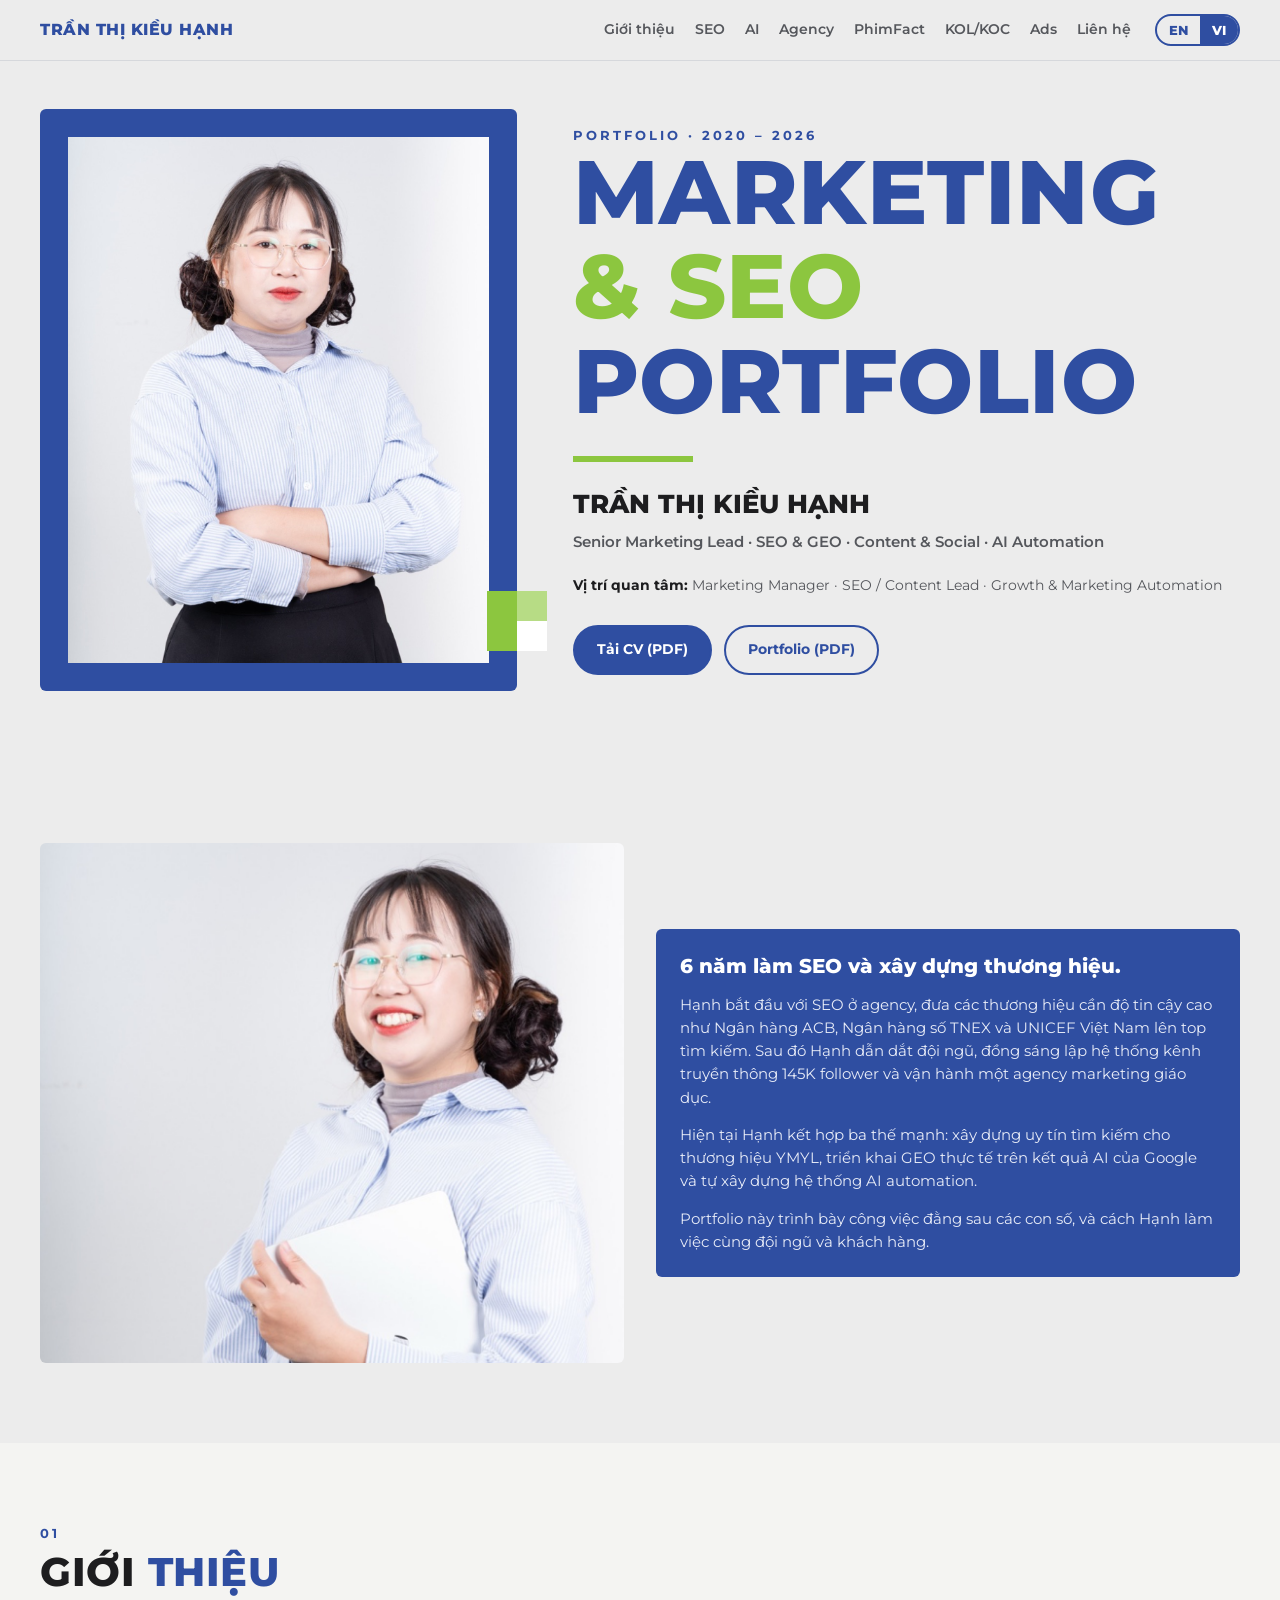
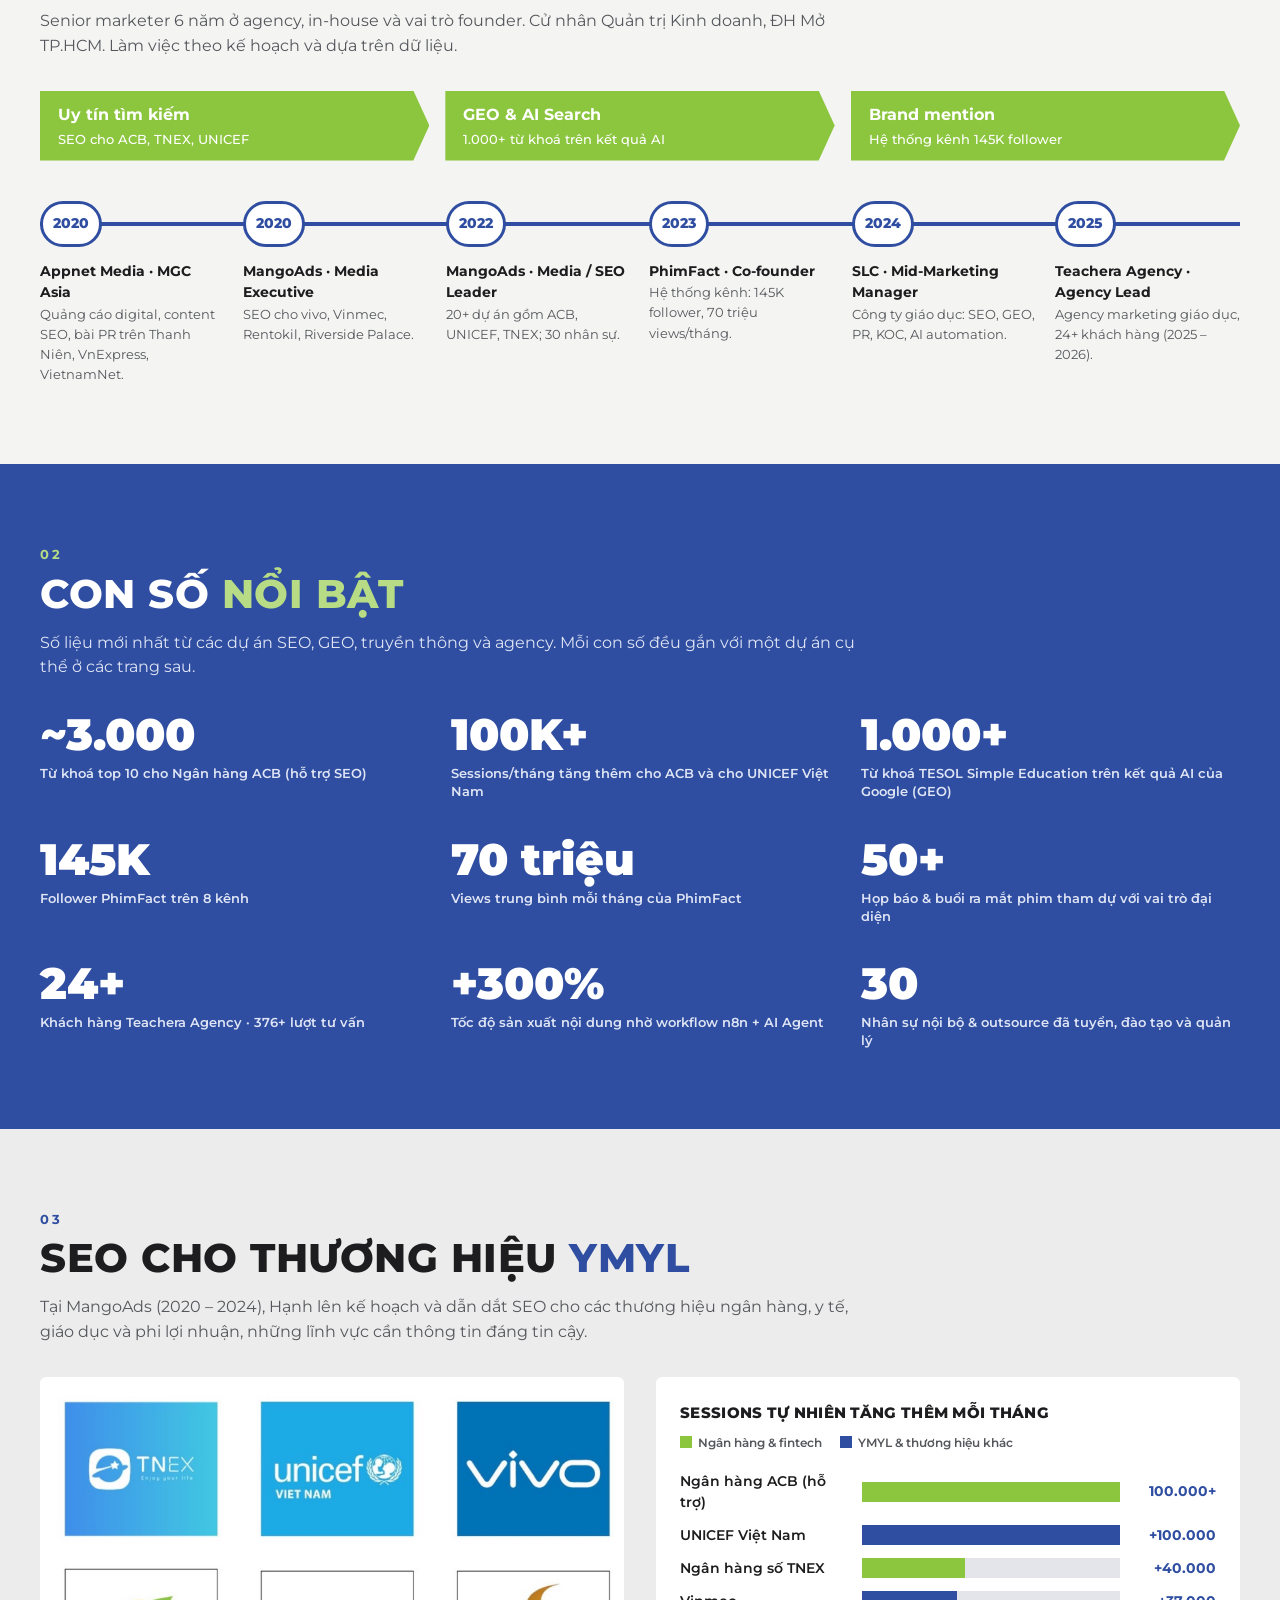
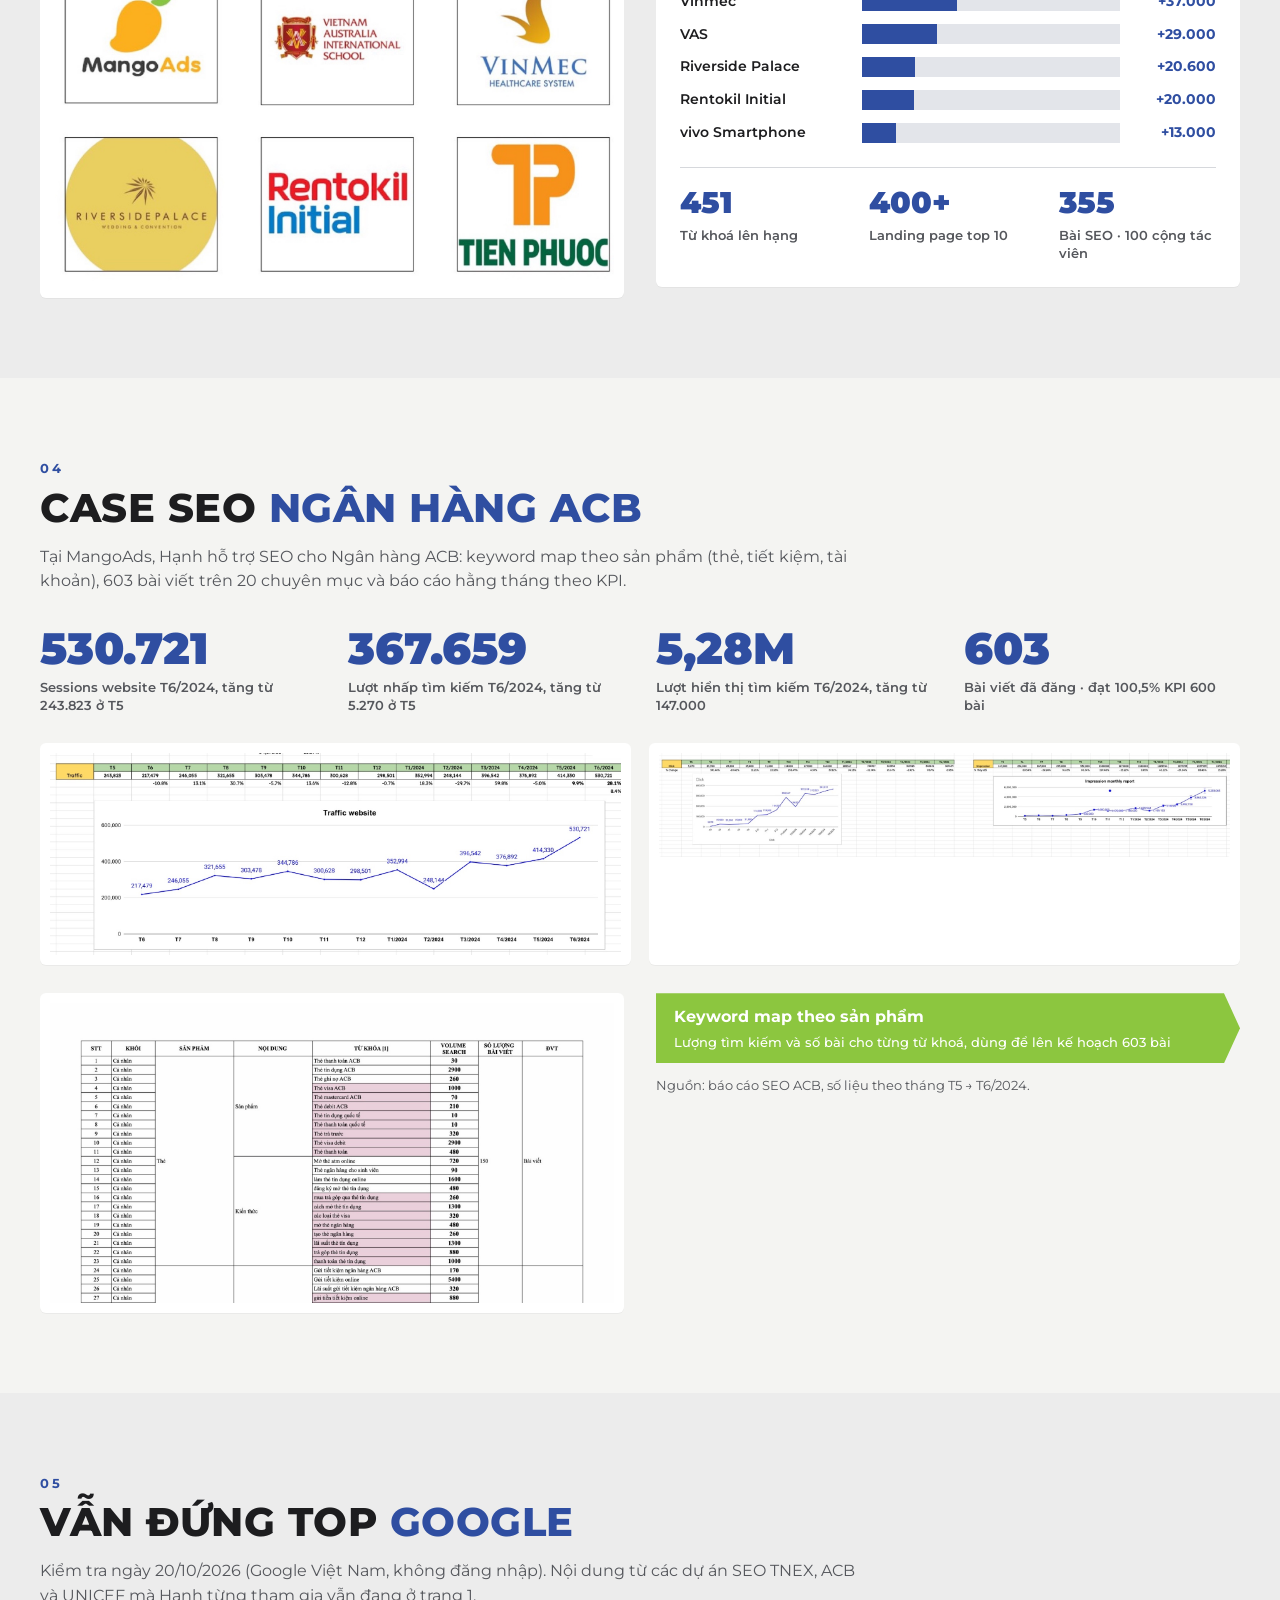
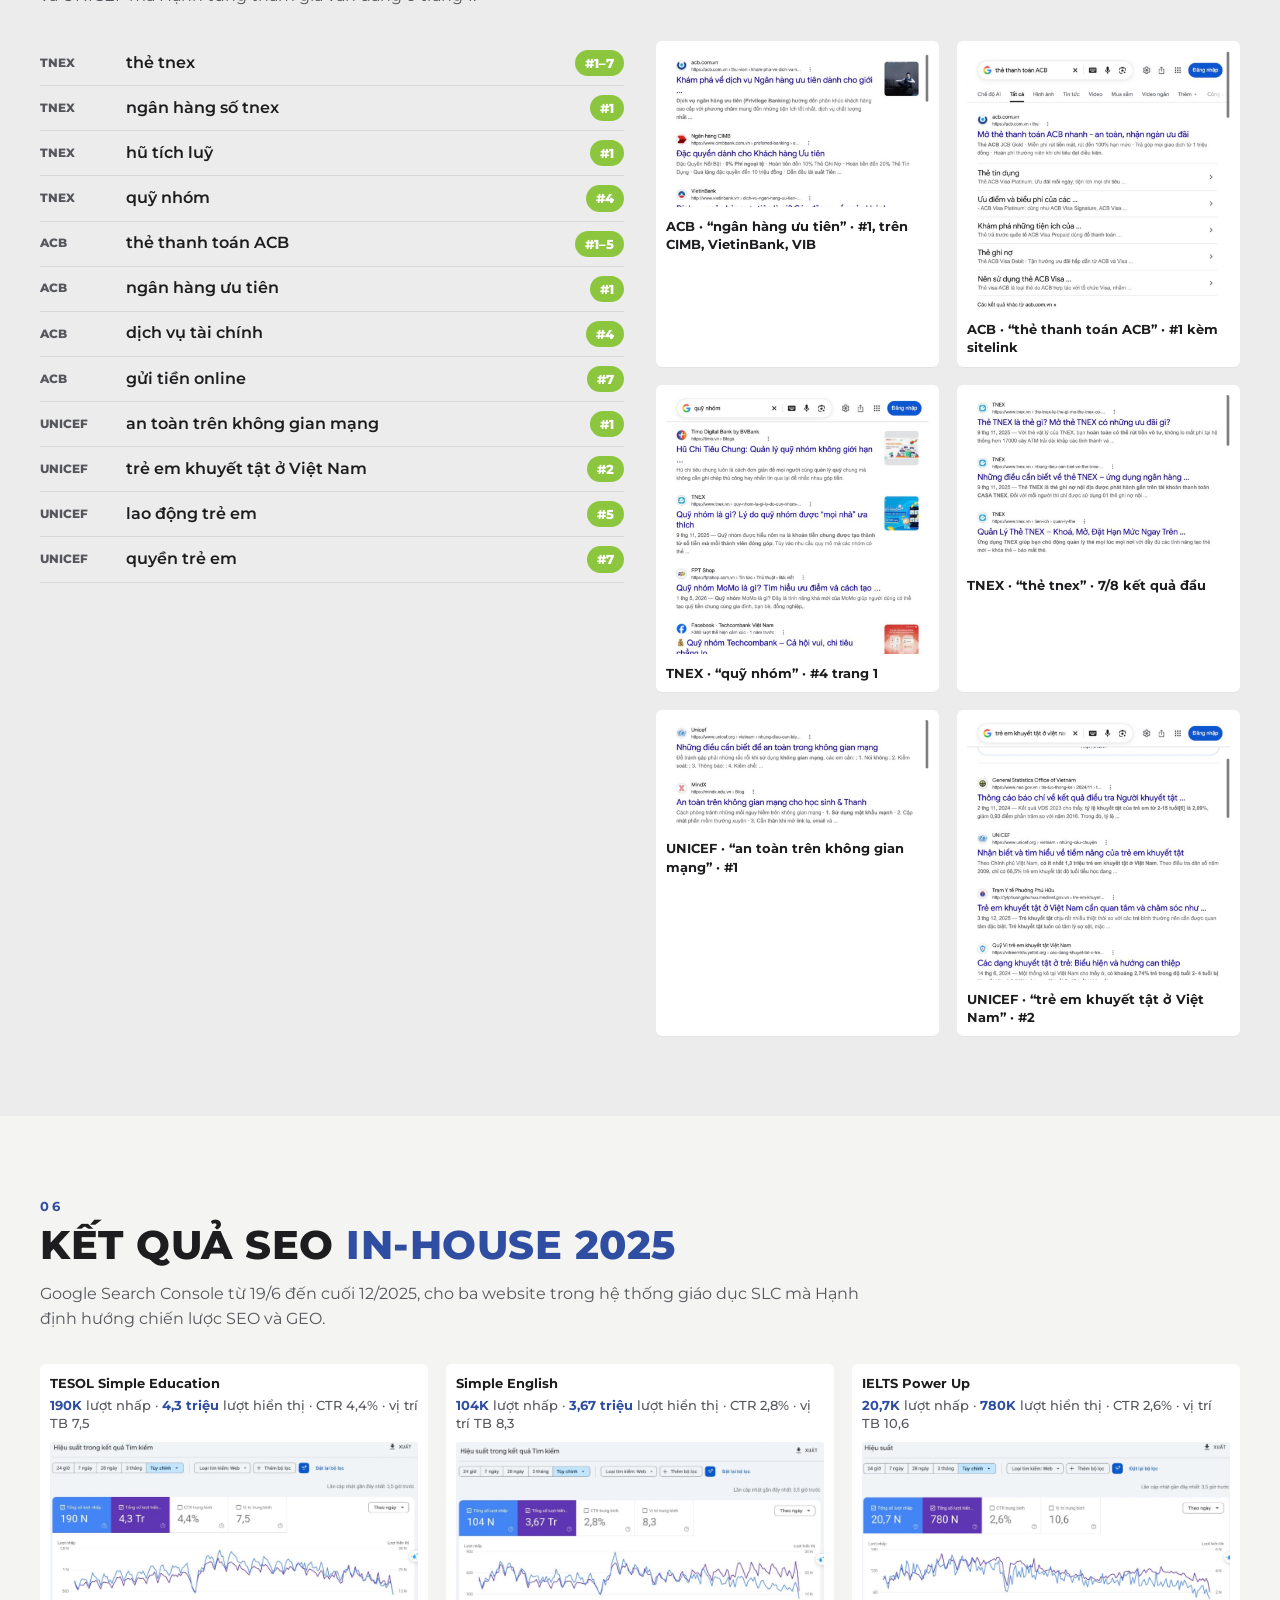
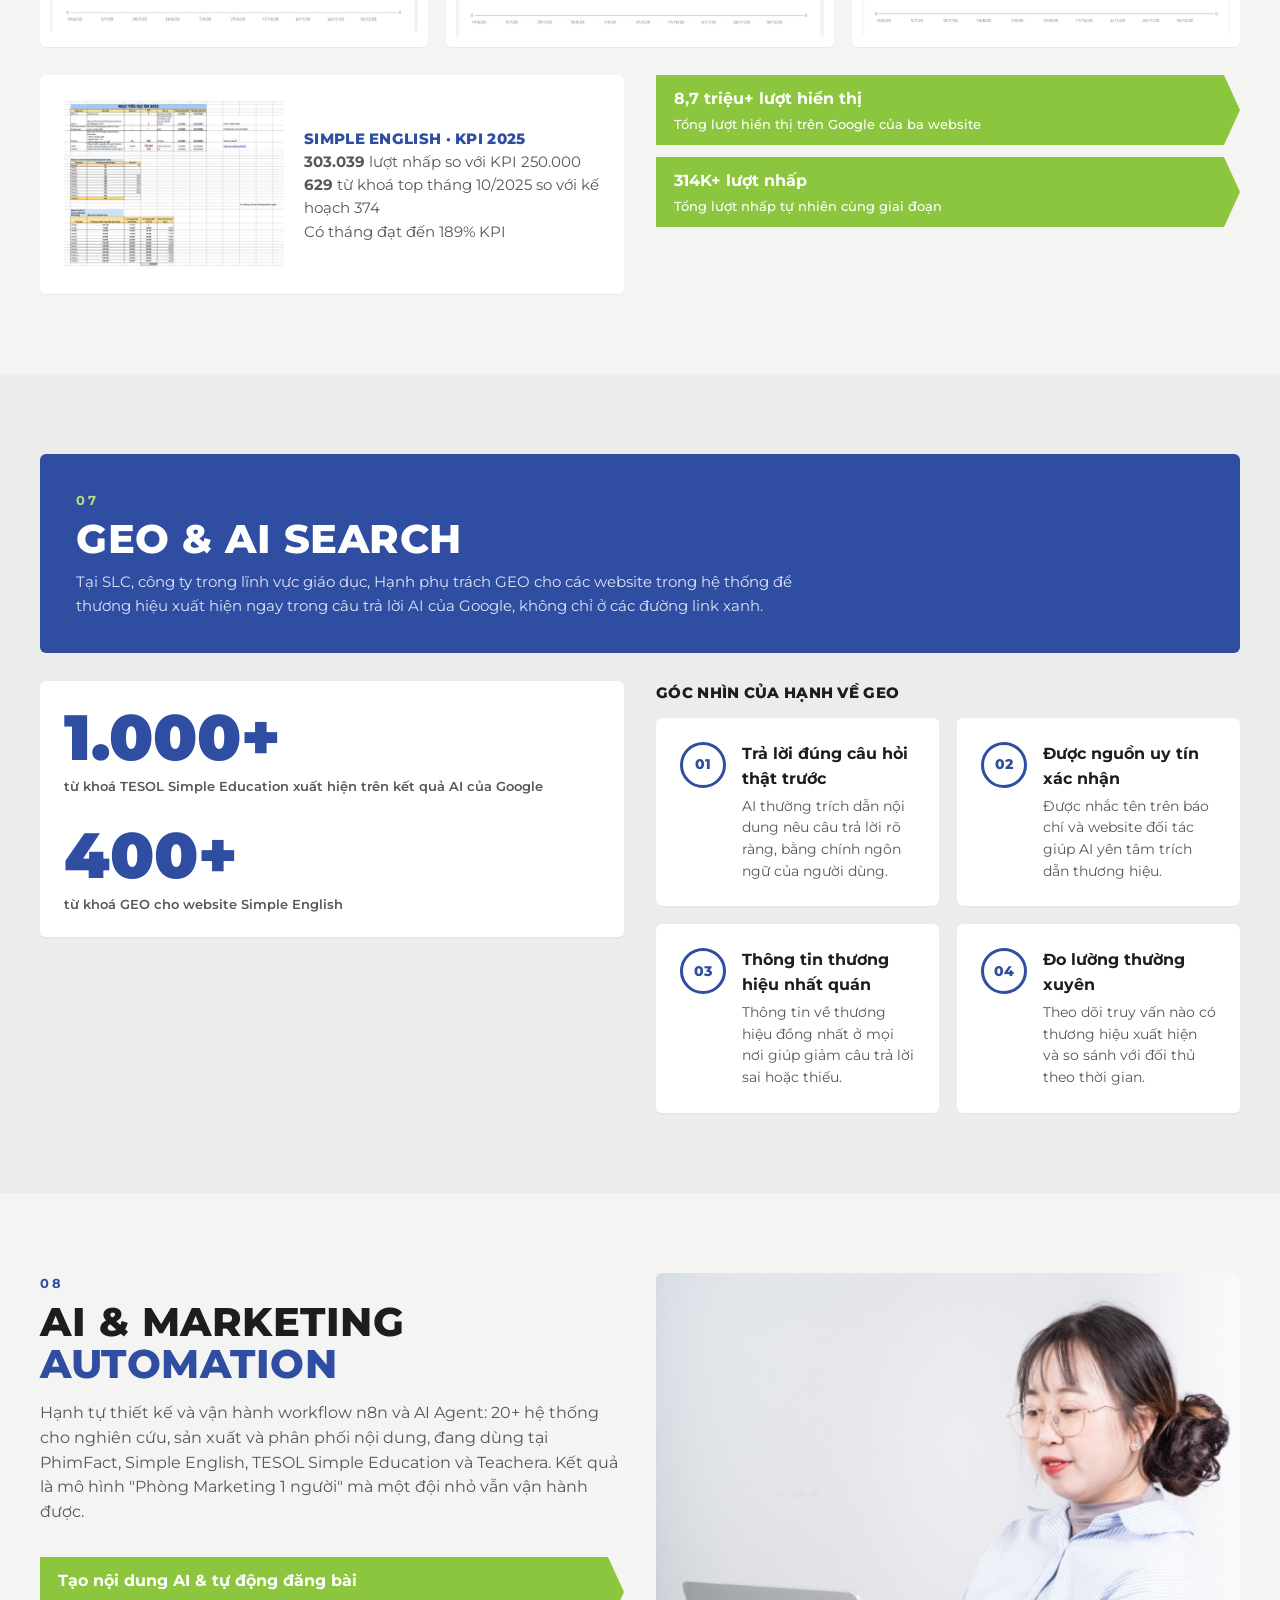
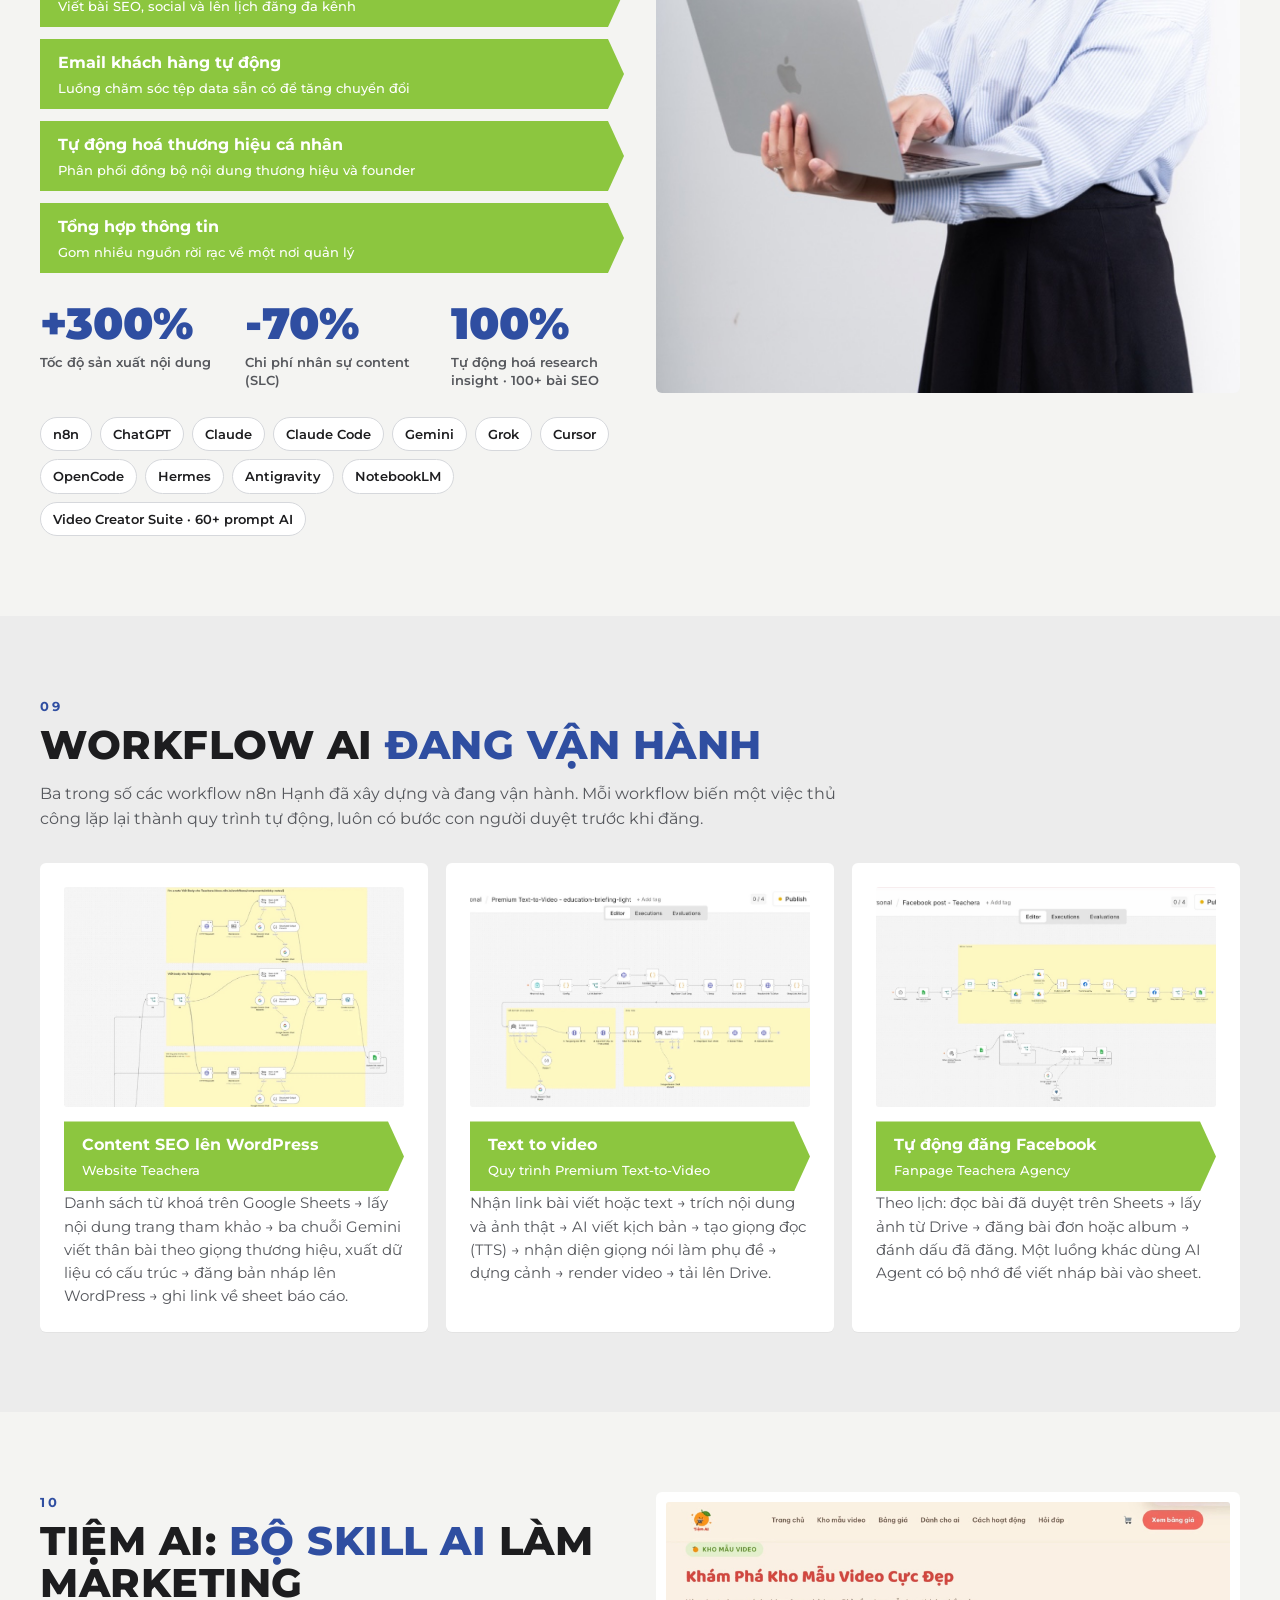
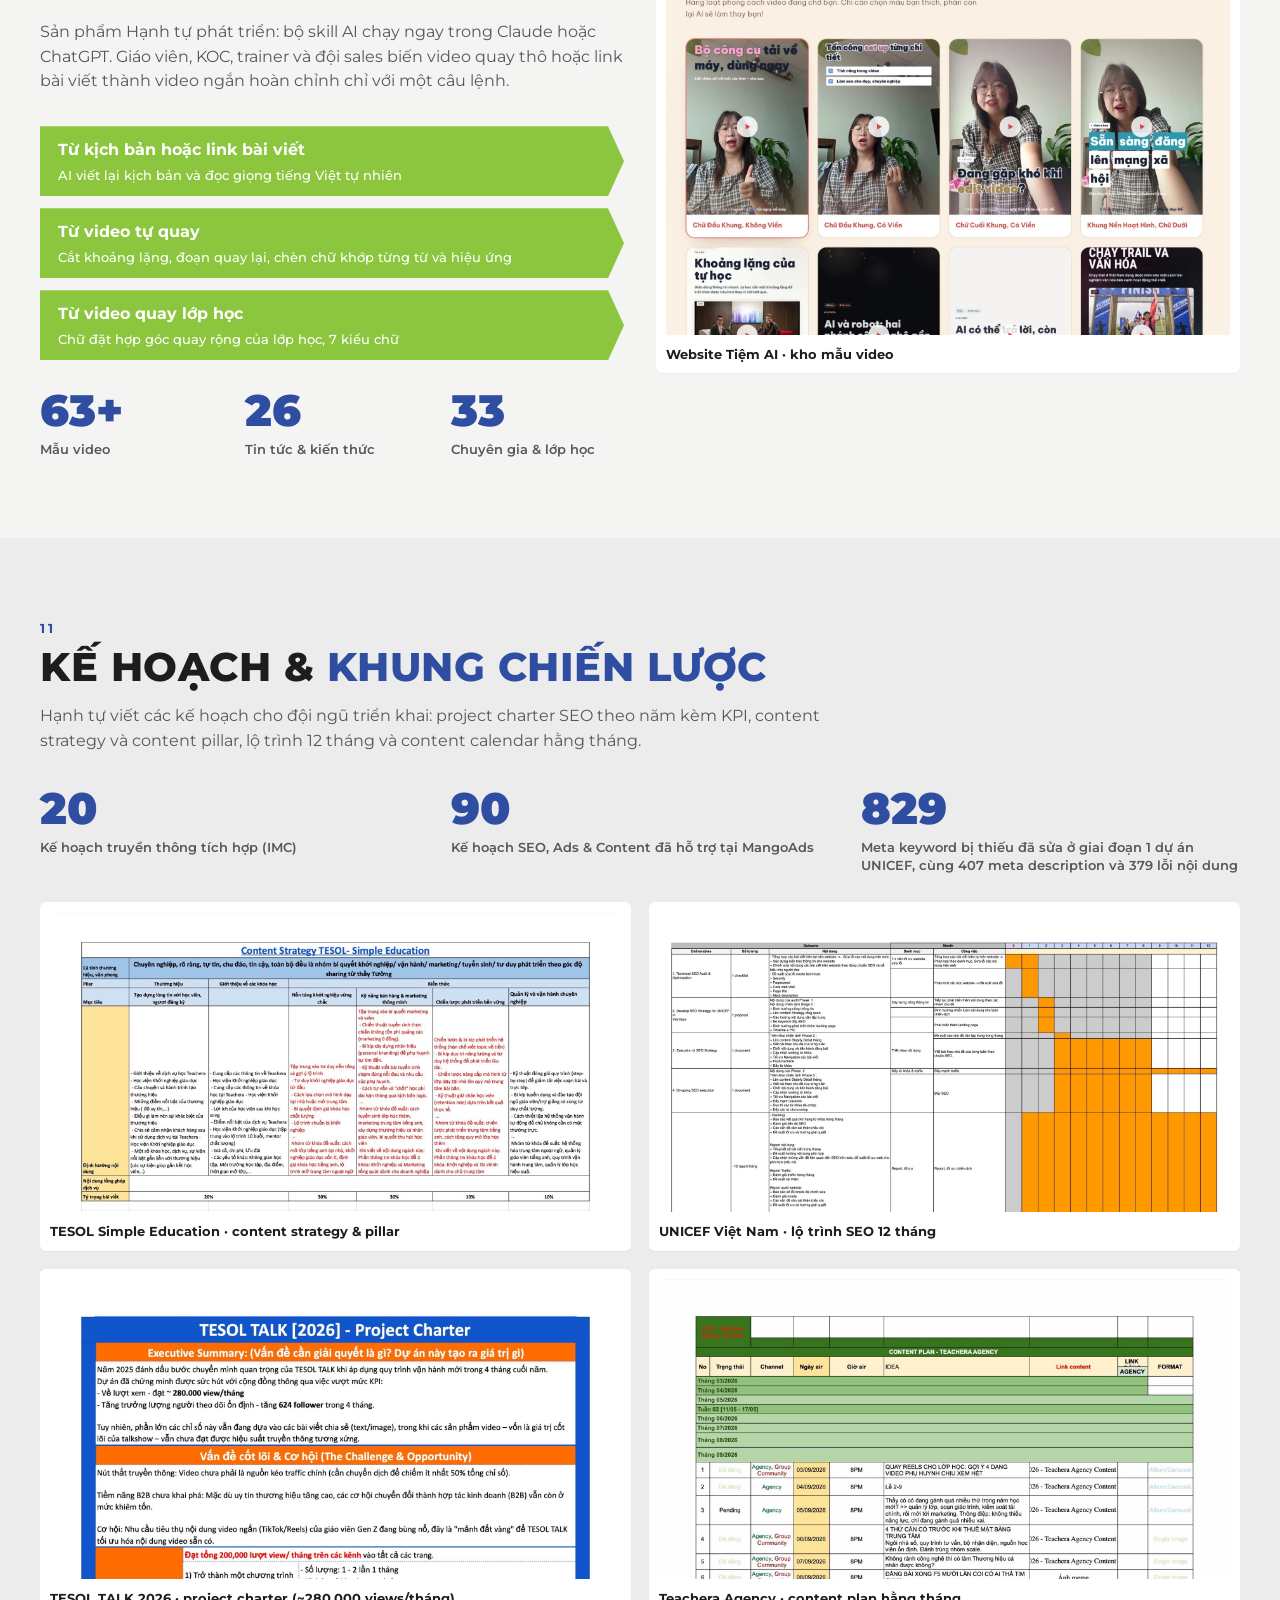
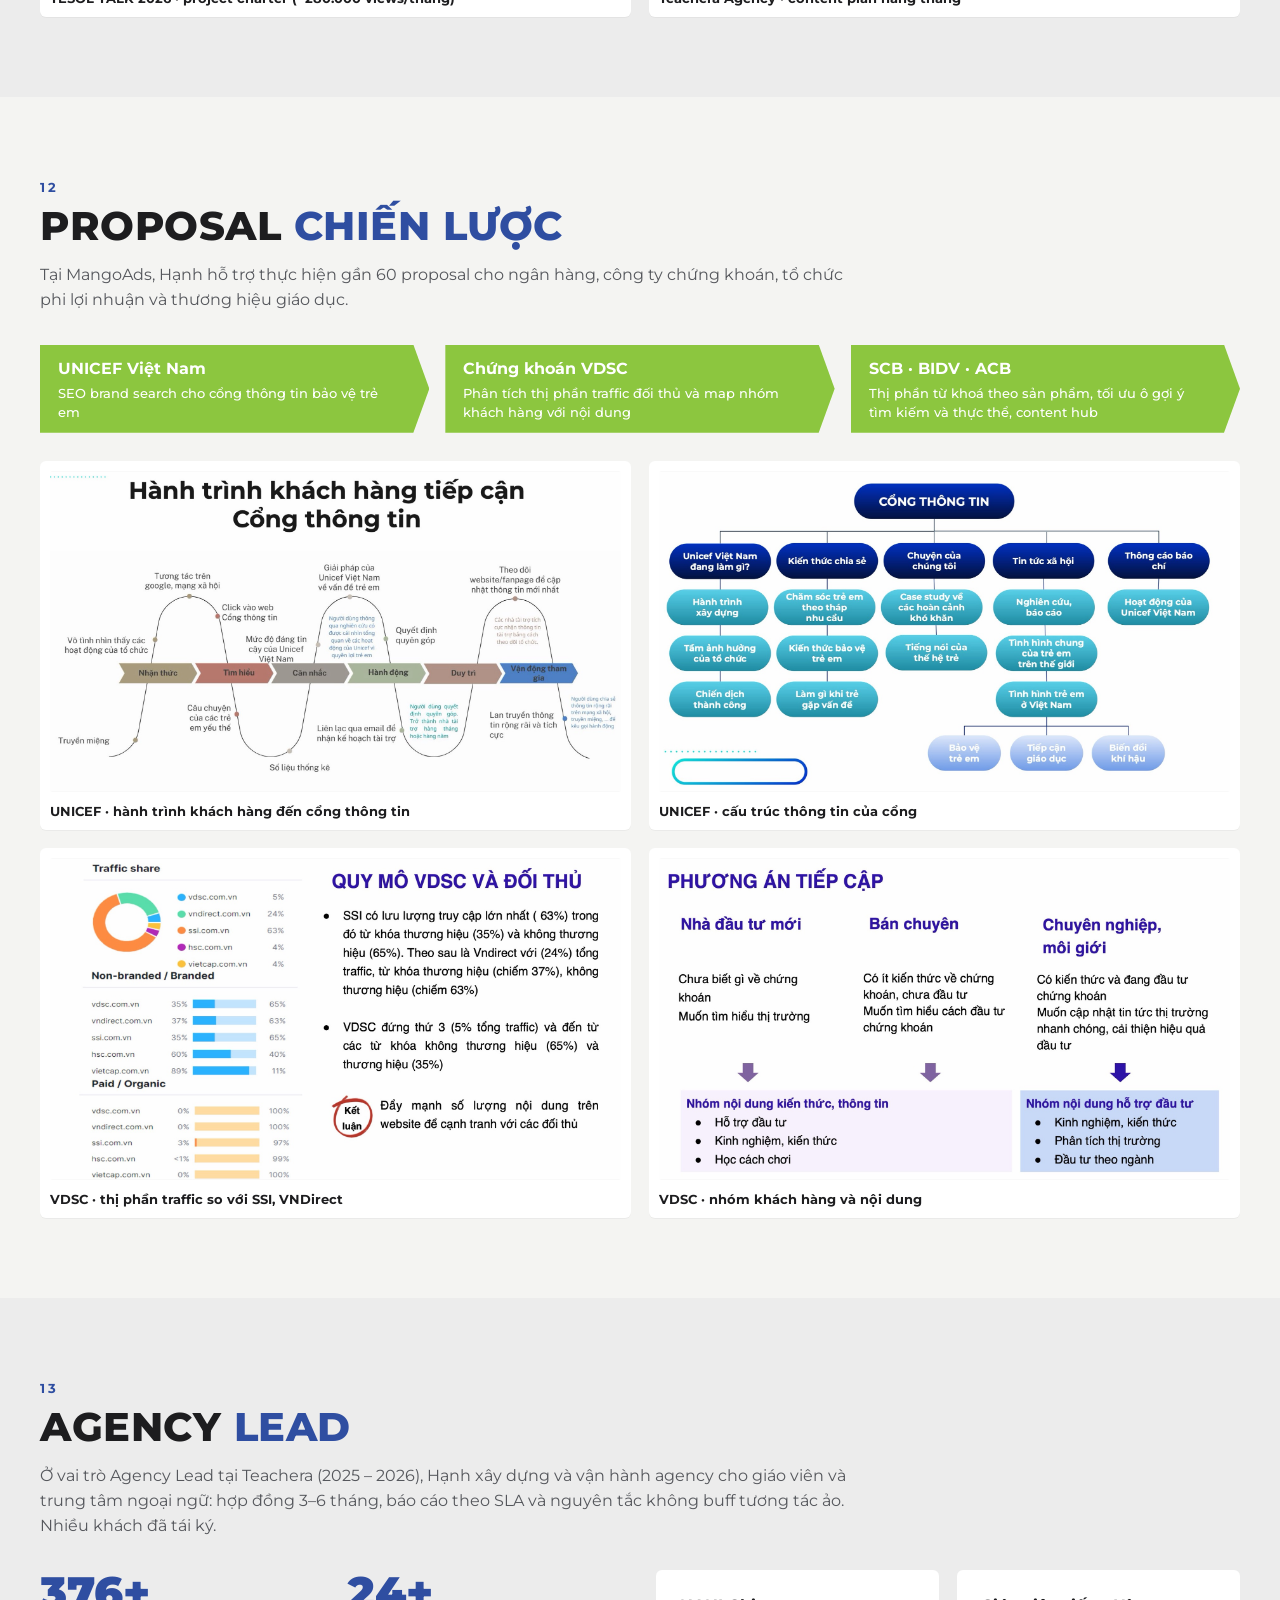
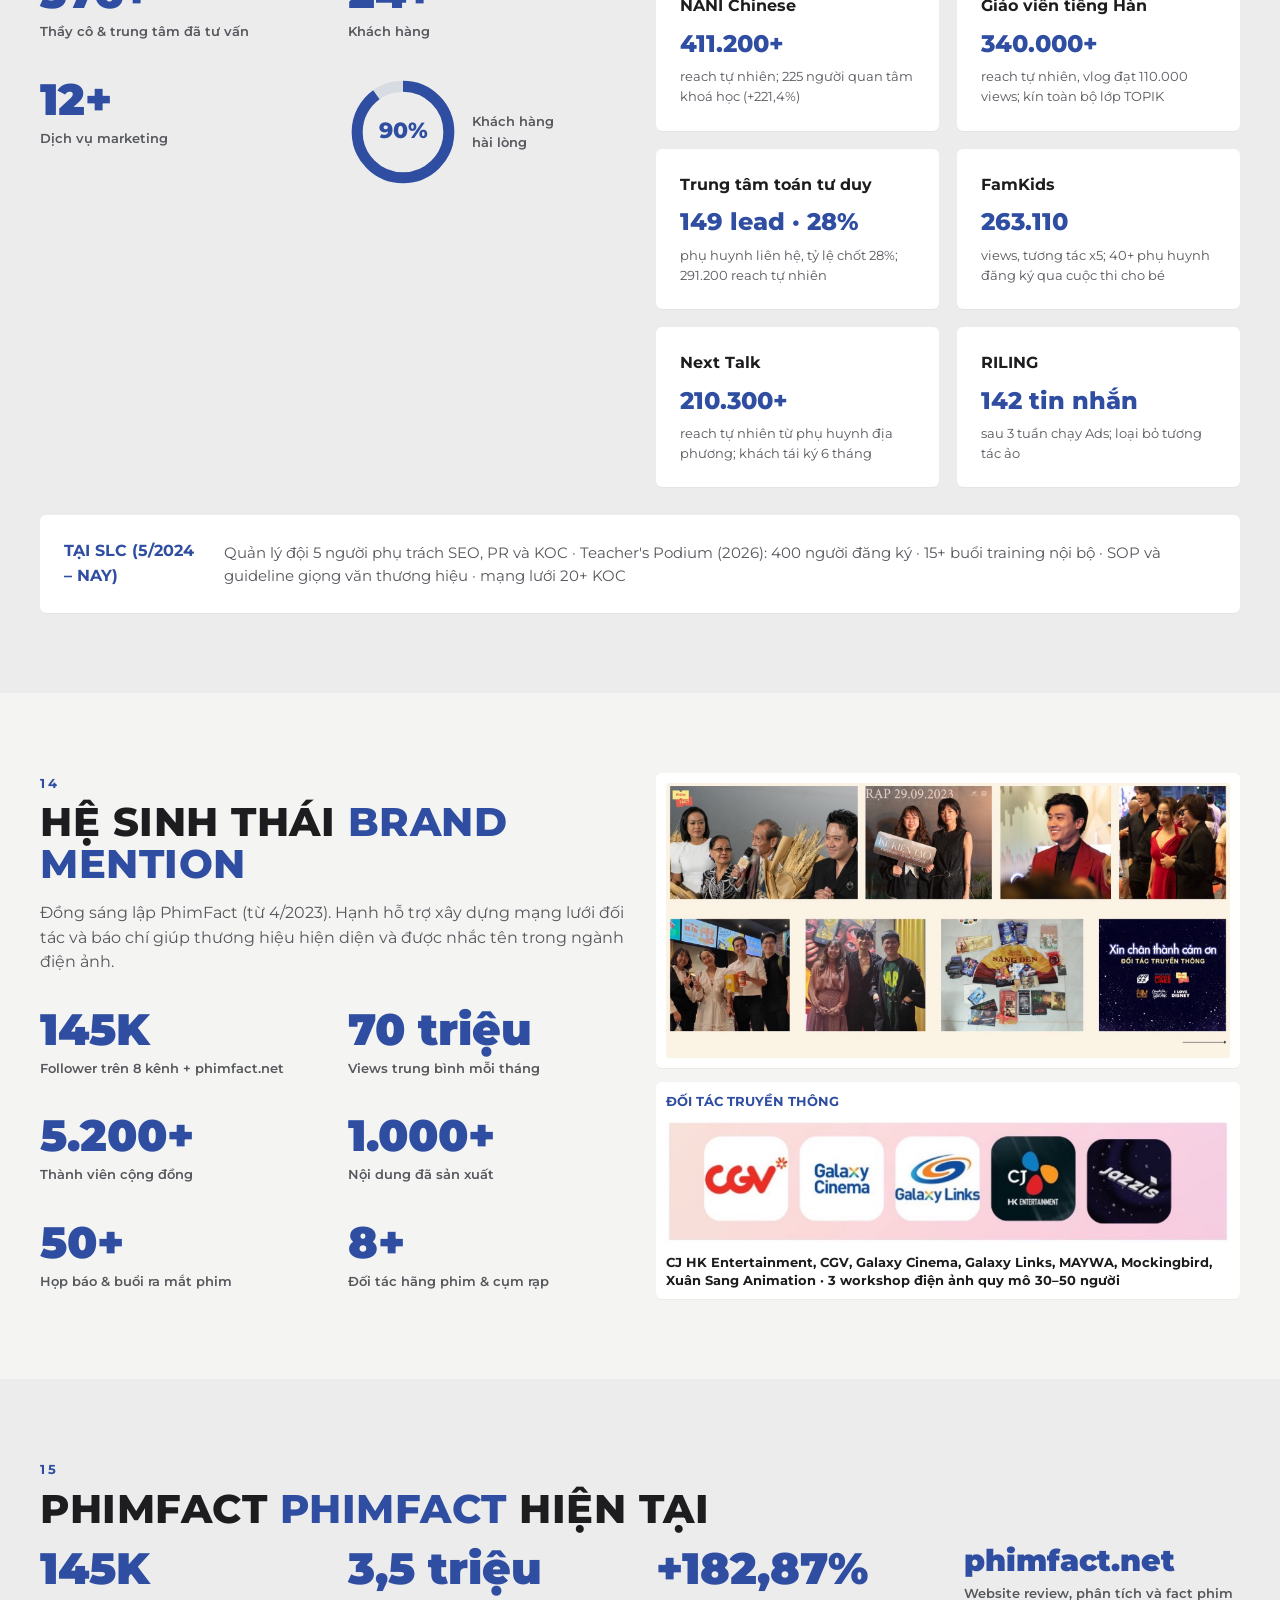
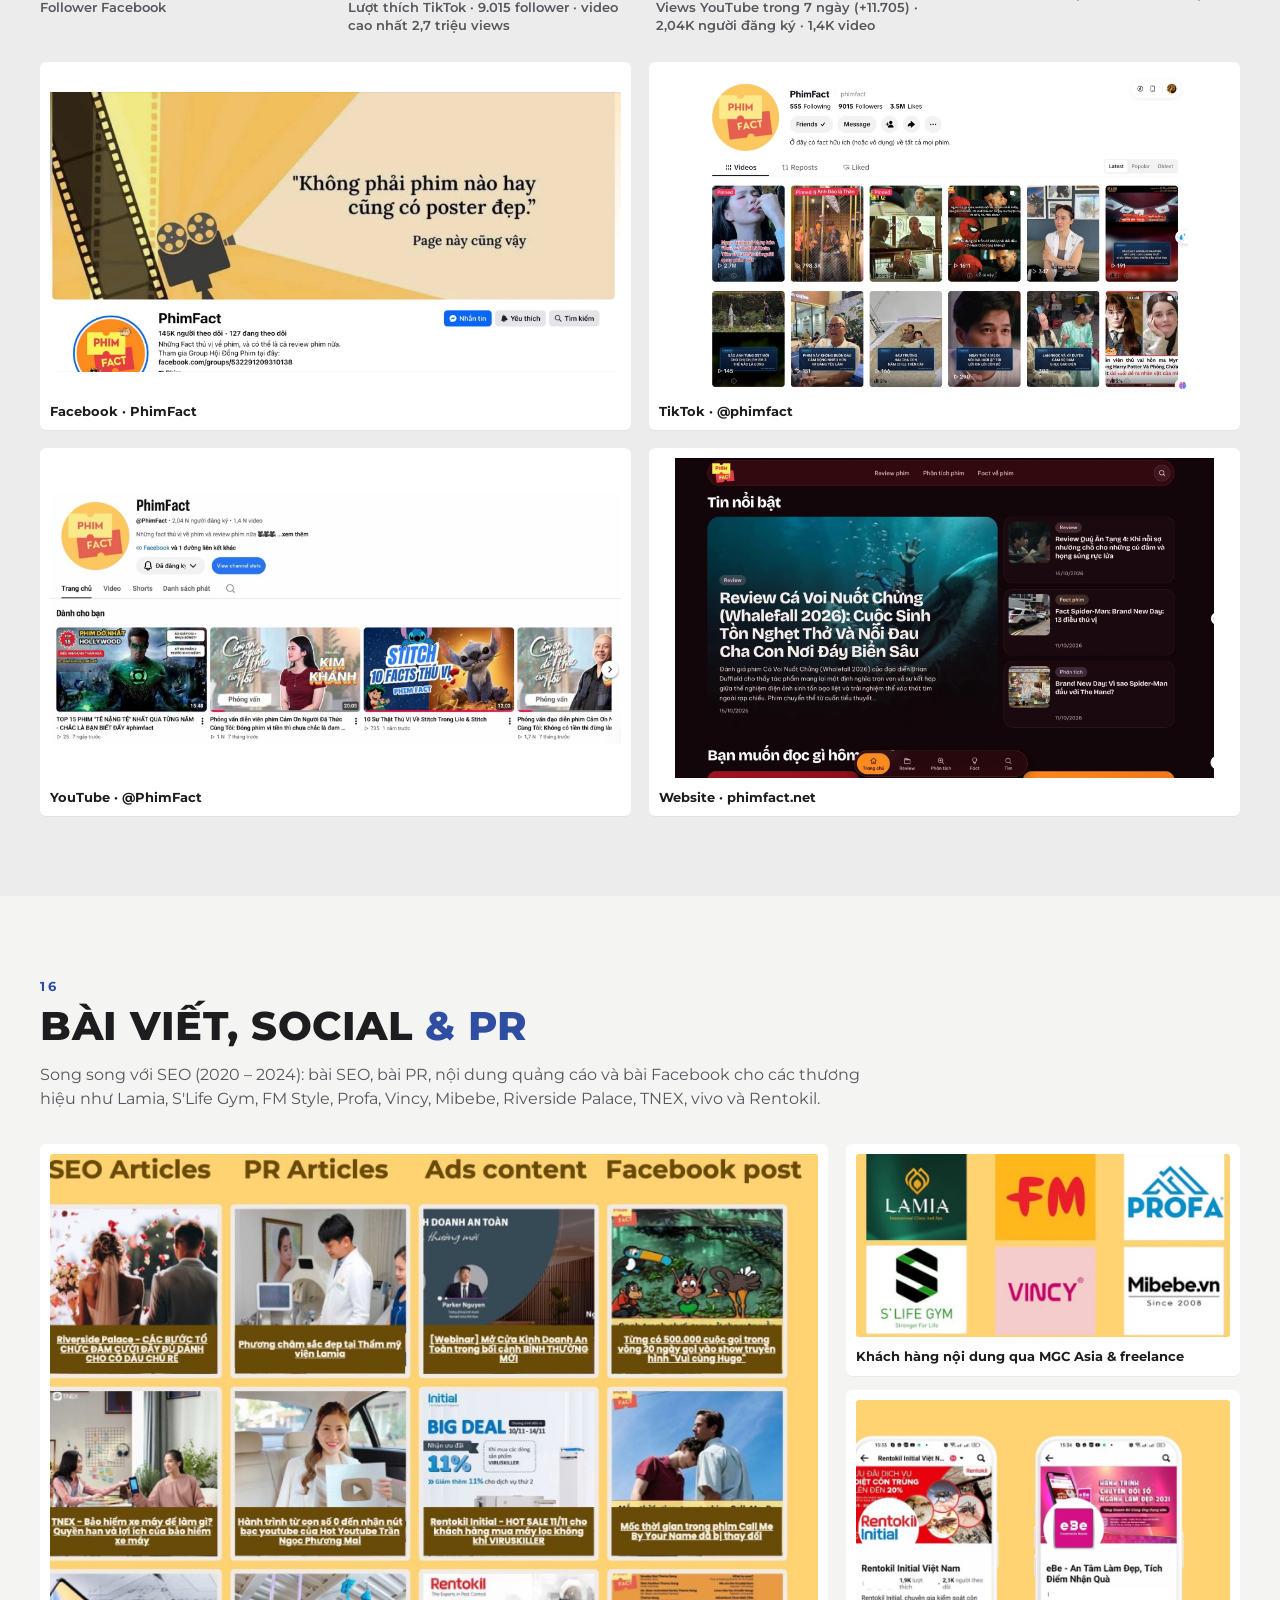
<file: vi.html>
<!doctype html>
<html lang="vi">
<head>
<meta charset="utf-8">
<meta name="viewport" content="width=device-width, initial-scale=1">
<title>Trần Thị Kiều Hạnh – Portfolio Marketing &amp; SEO</title>
<meta name="description" content="Portfolio of Tran Thi Kieu Hanh, Senior Marketing Lead: SEO &amp; GEO, content &amp; social, digital PR and AI marketing automation. 6 years across agency, in-house and founder roles.">
<meta property="og:title" content="Trần Thị Kiều Hạnh – Portfolio Marketing &amp; SEO">
<meta property="og:description" content="SEO &amp; GEO, content &amp; social, digital PR and AI marketing automation. ACB, TNEX, UNICEF Vietnam, PhimFact, Teachera Agency.">
<meta property="og:image" content="assets/hanh-109.jpg">
<link rel="preconnect" href="https://fonts.googleapis.com">
<link href="https://fonts.googleapis.com/css2?family=Montserrat:wght@400;500;600;700;800;900&display=swap" rel="stylesheet">
<link rel="stylesheet" href="style.css">
</head>
<body>

<header class="nav">
  <div class="wrap nav-in">
    <a class="brand" href="#top">Trần Thị Kiều Hạnh</a>
    <nav class="links">
      <a href="#about">Giới thiệu</a>
      <a href="#seo">SEO</a>
      <a href="#ai">AI</a>
      <a href="#agency">Agency</a>
      <a href="#phimfact">PhimFact</a>
      <a href="#koc">KOL/KOC</a>
      <a href="#ads">Ads</a>
      <a href="#contact">Liên hệ</a>
    </nav>
    <div class="lang"><!--LANG--><a href="index.html">EN</a><a class="on" href="vi.html">VI</a><!--/LANG--></div>
  </div>
</header>

<main id="top">

<!-- HERO -->
<section class="hero">
  <div class="wrap hero-in">
    <div class="hero-photo"><img src="assets/hanh-109.jpg" alt="Tran Thi Kieu Hanh"><div class="px px-a"><i></i><i class="l"></i><i></i><i class="b"></i></div></div>
    <div class="hero-text">
      <div class="eyebrow">Portfolio · 2020 – 2026</div>
      <h1>Marketing <span class="g">&amp; SEO</span> Portfolio</h1>
      <div class="bar"></div>
      <div class="name">Trần Thị Kiều Hạnh</div>
      <p class="sub">Senior Marketing Lead · SEO &amp; GEO · Content &amp; Social · AI Automation</p>
      <p class="open"><b>Vị trí quan tâm:</b> Marketing Manager · SEO / Content Lead · Growth &amp; Marketing Automation</p>
      <div class="btns">
        <a class="btn" href="files/CV_Tran-Thi-Kieu-Hanh_VI.pdf" target="_blank" rel="noopener">Tải CV (PDF)</a>
        <a class="btn ghost" href="files/Portfolio_Tran-Thi-Kieu-Hanh_VI.pdf" target="_blank" rel="noopener">Portfolio (PDF)</a>
      </div>
    </div>
  </div>
</section>

<!-- INTRO -->
<section class="sec">
  <div class="wrap two">
    <div class="intro-photo"><img src="assets/hanh-136.jpg" alt=""></div>
    <div class="bluebox pad">
      <h3>6 năm làm SEO và xây dựng thương hiệu.</h3>
      <p>Hạnh bắt đầu với SEO ở agency, đưa các thương hiệu cần độ tin cậy cao như Ngân hàng ACB, Ngân hàng số TNEX và UNICEF Việt Nam lên top tìm kiếm. Sau đó Hạnh dẫn dắt đội ngũ, đồng sáng lập hệ thống kênh truyền thông 145K follower và vận hành một agency marketing giáo dục.</p>
      <p>Hiện tại Hạnh kết hợp ba thế mạnh: xây dựng uy tín tìm kiếm cho thương hiệu YMYL, triển khai GEO thực tế trên kết quả AI của Google và tự xây dựng hệ thống AI automation.</p>
      <p>Portfolio này trình bày công việc đằng sau các con số, và cách Hạnh làm việc cùng đội ngũ và khách hàng.</p>
    </div>
  </div>
</section>

<!-- ABOUT -->
<section class="sec alt" id="about">
  <div class="wrap">
    <div class="head"><div class="eyebrow">01</div><h2>Giới <span class="b">thiệu</span></h2></div>
    <p class="lead">Senior marketer 6 năm ở agency, in-house và vai trò founder. Cử nhân Quản trị Kinh doanh, ĐH Mở TP.HCM. Làm việc theo kế hoạch và dựa trên dữ liệu.</p>
    <div class="tabs3">
      <div class="tab">Uy tín tìm kiếm<small>SEO cho ACB, TNEX, UNICEF</small></div>
      <div class="tab">GEO &amp; AI Search<small>1.000+ từ khoá trên kết quả AI</small></div>
      <div class="tab">Brand mention<small>Hệ thống kênh 145K follower</small></div>
    </div>
    <div class="timeline">
      <div class="tl"><span class="num">2020</span><b>Appnet Media · MGC Asia</b><p>Quảng cáo digital, content SEO, bài PR trên Thanh Niên, VnExpress, VietnamNet.</p></div>
      <div class="tl"><span class="num">2020</span><b>MangoAds · Media Executive</b><p>SEO cho vivo, Vinmec, Rentokil, Riverside Palace.</p></div>
      <div class="tl"><span class="num">2022</span><b>MangoAds · Media / SEO Leader</b><p>20+ dự án gồm ACB, UNICEF, TNEX; 30 nhân sự.</p></div>
      <div class="tl"><span class="num">2023</span><b>PhimFact · Co-founder</b><p>Hệ thống kênh: 145K follower, 70 triệu views/tháng.</p></div>
      <div class="tl"><span class="num">2024</span><b>SLC · Mid-Marketing Manager</b><p>Công ty giáo dục: SEO, GEO, PR, KOC, AI automation.</p></div>
      <div class="tl"><span class="num">2025</span><b>Teachera Agency · Agency Lead</b><p>Agency marketing giáo dục, 24+ khách hàng (2025 – 2026).</p></div>
    </div>
  </div>
</section>

<!-- NUMBERS -->
<section class="sec blue">
  <div class="wrap">
    <div class="head"><div class="eyebrow light">02</div><h2 class="w">Con số <span class="g">nổi bật</span></h2></div>
    <p class="lead w">Số liệu mới nhất từ các dự án SEO, GEO, truyền thông và agency. Mỗi con số đều gắn với một dự án cụ thể ở các trang sau.</p>
    <div class="stats">
      <div class="stat"><b>~3.000</b><span>Từ khoá top 10 cho Ngân hàng ACB (hỗ trợ SEO)</span></div>
      <div class="stat"><b>100K+</b><span>Sessions/tháng tăng thêm cho ACB và cho UNICEF Việt Nam</span></div>
      <div class="stat"><b>1.000+</b><span>Từ khoá TESOL Simple Education trên kết quả AI của Google (GEO)</span></div>
      <div class="stat"><b>145K</b><span>Follower PhimFact trên 8 kênh</span></div>
      <div class="stat"><b>70 triệu</b><span>Views trung bình mỗi tháng của PhimFact</span></div>
      <div class="stat"><b>50+</b><span>Họp báo &amp; buổi ra mắt phim tham dự với vai trò đại diện</span></div>
      <div class="stat"><b>24+</b><span>Khách hàng Teachera Agency · 376+ lượt tư vấn</span></div>
      <div class="stat"><b>+300%</b><span>Tốc độ sản xuất nội dung nhờ workflow n8n + AI Agent</span></div>
      <div class="stat"><b>30</b><span>Nhân sự nội bộ &amp; outsource đã tuyển, đào tạo và quản lý</span></div>
    </div>
  </div>
</section>

<!-- SEO YMYL -->
<section class="sec" id="seo">
  <div class="wrap">
    <div class="head"><div class="eyebrow">03</div><h2>SEO cho thương hiệu <span class="b">YMYL</span></h2></div>
    <p class="lead">Tại MangoAds (2020 – 2024), Hạnh lên kế hoạch và dẫn dắt SEO cho các thương hiệu ngân hàng, y tế, giáo dục và phi lợi nhuận, những lĩnh vực cần thông tin đáng tin cậy.</p>
    <div class="two top">
      <figure class="card fig"><img class="zoom" src="assets/seo-logos.jpg" alt="SEO clients"></figure>
      <div class="card pad">
        <h4>Sessions tự nhiên tăng thêm mỗi tháng</h4>
        <div class="legend"><span><i class="lg-g"></i>Ngân hàng &amp; fintech</span><span><i class="lg-b"></i>YMYL &amp; thương hiệu khác</span></div>
        <div class="bars">
          <div class="br"><span>Ngân hàng ACB (hỗ trợ)</span><i><em class="g" style="width:100%"></em></i><b>100.000+</b></div>
          <div class="br"><span>UNICEF Việt Nam</span><i><em style="width:100%"></em></i><b>+100.000</b></div>
          <div class="br"><span>Ngân hàng số TNEX</span><i><em class="g" style="width:40%"></em></i><b>+40.000</b></div>
          <div class="br"><span>Vinmec</span><i><em style="width:37%"></em></i><b>+37.000</b></div>
          <div class="br"><span>VAS</span><i><em style="width:29%"></em></i><b>+29.000</b></div>
          <div class="br"><span>Riverside Palace</span><i><em style="width:20.6%"></em></i><b>+20.600</b></div>
          <div class="br"><span>Rentokil Initial</span><i><em style="width:20%"></em></i><b>+20.000</b></div>
          <div class="br"><span>vivo Smartphone</span><i><em style="width:13%"></em></i><b>+13.000</b></div>
        </div>
        <div class="stats small">
          <div class="stat"><b>451</b><span>Từ khoá lên hạng</span></div>
          <div class="stat"><b>400+</b><span>Landing page top 10</span></div>
          <div class="stat"><b>355</b><span>Bài SEO · 100 cộng tác viên</span></div>
        </div>
      </div>
    </div>
  </div>
</section>

<!-- ACB -->
<section class="sec alt">
  <div class="wrap">
    <div class="head"><div class="eyebrow">04</div><h2>Case SEO <span class="b">ngân hàng ACB</span></h2></div>
    <p class="lead">Tại MangoAds, Hạnh hỗ trợ SEO cho Ngân hàng ACB: keyword map theo sản phẩm (thẻ, tiết kiệm, tài khoản), 603 bài viết trên 20 chuyên mục và báo cáo hằng tháng theo KPI.</p>
    <div class="stats four">
      <div class="stat"><b>530.721</b><span>Sessions website T6/2024, tăng từ 243.823 ở T5</span></div>
      <div class="stat"><b>367.659</b><span>Lượt nhấp tìm kiếm T6/2024, tăng từ 5.270 ở T5</span></div>
      <div class="stat"><b>5,28M</b><span>Lượt hiển thị tìm kiếm T6/2024, tăng từ 147.000</span></div>
      <div class="stat"><b>603</b><span>Bài viết đã đăng · đạt 100,5% KPI 600 bài</span></div>
    </div>
    <div class="grid2">
      <figure class="card fig"><img class="zoom" src="assets/acb-traffic.jpg" alt="ACB traffic"></figure>
      <figure class="card fig"><img class="zoom" src="assets/acb-clicks-impr.jpg" alt="ACB clicks and impressions"></figure>
    </div>
    <div class="two top mt">
      <figure class="card fig"><img class="zoom crop" src="assets/plan-acb-keywordmap-c.jpg" alt="Keyword map"></figure>
      <div><div class="tab">Keyword map theo sản phẩm<small>Lượng tìm kiếm và số bài cho từng từ khoá, dùng để lên kế hoạch 603 bài</small></div>
      <p class="note">Nguồn: báo cáo SEO ACB, số liệu theo tháng T5 → T6/2024.</p></div>
    </div>
  </div>
</section>

<!-- STILL RANKING -->
<section class="sec">
  <div class="wrap">
    <div class="head"><div class="eyebrow">05</div><h2>Vẫn đứng top <span class="b">Google</span></h2></div>
    <p class="lead">Kiểm tra ngày 20/10/2026 (Google Việt Nam, không đăng nhập). Nội dung từ các dự án SEO TNEX, ACB và UNICEF mà Hạnh từng tham gia vẫn đang ở trang 1.</p>
    <div class="two top">
      <div class="rank">
        <div class="rr"><span>TNEX</span><b>thẻ tnex</b><em>#1–7</em></div>
        <div class="rr"><span>TNEX</span><b>ngân hàng số tnex</b><em>#1</em></div>
        <div class="rr"><span>TNEX</span><b>hũ tích luỹ</b><em>#1</em></div>
        <div class="rr"><span>TNEX</span><b>quỹ nhóm</b><em>#4</em></div>
        <div class="rr"><span>ACB</span><b>thẻ thanh toán ACB</b><em>#1–5</em></div>
        <div class="rr"><span>ACB</span><b>ngân hàng ưu tiên</b><em>#1</em></div>
        <div class="rr"><span>ACB</span><b>dịch vụ tài chính</b><em>#4</em></div>
        <div class="rr"><span>ACB</span><b>gửi tiền online</b><em>#7</em></div>
        <div class="rr"><span>UNICEF</span><b>an toàn trên không gian mạng</b><em>#1</em></div>
        <div class="rr"><span>UNICEF</span><b>trẻ em khuyết tật ở Việt Nam</b><em>#2</em></div>
        <div class="rr"><span>UNICEF</span><b>lao động trẻ em</b><em>#5</em></div>
        <div class="rr"><span>UNICEF</span><b>quyền trẻ em</b><em>#7</em></div>
      </div>
      <div class="grid3">
        <figure class="card fig"><img class="zoom" src="assets/serp/acb-ngan-hang-uu-tien.jpg" alt=""><figcaption>ACB · “ngân hàng ưu tiên” · #1, trên CIMB, VietinBank, VIB</figcaption></figure>
        <figure class="card fig"><img class="zoom" src="assets/serp/acb-the-thanh-toan-acb.jpg" alt=""><figcaption>ACB · “thẻ thanh toán ACB” · #1 kèm sitelink</figcaption></figure>
        <figure class="card fig"><img class="zoom" src="assets/serp/tnex-quy-nhom.jpg" alt=""><figcaption>TNEX · “quỹ nhóm” · #4 trang 1</figcaption></figure>
        <figure class="card fig"><img class="zoom" src="assets/serp/tnex-the-tnex.jpg" alt=""><figcaption>TNEX · “thẻ tnex” · 7/8 kết quả đầu</figcaption></figure>
        <figure class="card fig"><img class="zoom" src="assets/serp/unicef-an-toan-khong-gian-mang.jpg" alt=""><figcaption>UNICEF · “an toàn trên không gian mạng” · #1</figcaption></figure>
        <figure class="card fig"><img class="zoom" src="assets/serp/unicef-tre-em-khuyet-tat.jpg" alt=""><figcaption>UNICEF · “trẻ em khuyết tật ở Việt Nam” · #2</figcaption></figure>
      </div>
    </div>
  </div>
</section>

<!-- IN-HOUSE -->
<section class="sec alt">
  <div class="wrap">
    <div class="head"><div class="eyebrow">06</div><h2>Kết quả SEO <span class="b">in-house 2025</span></h2></div>
    <p class="lead">Google Search Console từ 19/6 đến cuối 12/2025, cho ba website trong hệ thống giáo dục SLC mà Hạnh định hướng chiến lược SEO và GEO.</p>
    <div class="grid3">
      <figure class="card fig"><figcaption class="top"><b>TESOL Simple Education</b><span><b>190K</b> lượt nhấp · <b>4,3 triệu</b> lượt hiển thị · CTR 4,4% · vị trí TB 7,5</span></figcaption><img class="zoom" src="assets/gsc-tse-crop.jpg" alt=""></figure>
      <figure class="card fig"><figcaption class="top"><b>Simple English</b><span><b>104K</b> lượt nhấp · <b>3,67 triệu</b> lượt hiển thị · CTR 2,8% · vị trí TB 8,3</span></figcaption><img class="zoom" src="assets/gsc-simpleenglish-crop.jpg" alt=""></figure>
      <figure class="card fig"><figcaption class="top"><b>IELTS Power Up</b><span><b>20,7K</b> lượt nhấp · <b>780K</b> lượt hiển thị · CTR 2,6% · vị trí TB 10,6</span></figcaption><img class="zoom" src="assets/gsc-ieltspowerup-crop.jpg" alt=""></figure>
    </div>
    <div class="two top mt">
      <div class="card pad row">
        <img class="zoom thumb" src="assets/plan-se-kpi-results.jpg" alt="">
        <div><h4 class="b">Simple English · KPI 2025</h4><p><b>303.039</b> lượt nhấp so với KPI 250.000<br><b>629</b> từ khoá top tháng 10/2025 so với kế hoạch 374<br>Có tháng đạt đến 189% KPI</p></div>
      </div>
      <div class="stack">
        <div class="tab">8,7 triệu+ lượt hiển thị<small>Tổng lượt hiển thị trên Google của ba website</small></div>
        <div class="tab">314K+ lượt nhấp<small>Tổng lượt nhấp tự nhiên cùng giai đoạn</small></div>
      </div>
    </div>
  </div>
</section>

<!-- GEO -->
<section class="sec">
  <div class="wrap">
    <div class="banner"><div class="eyebrow light">07</div><h2 class="w">GEO &amp; AI Search</h2><p>Tại SLC, công ty trong lĩnh vực giáo dục, Hạnh phụ trách GEO cho các website trong hệ thống để thương hiệu xuất hiện ngay trong câu trả lời AI của Google, không chỉ ở các đường link xanh.</p></div>
    <div class="two top mt">
      <div class="card pad">
        <div class="stat big"><b>1.000+</b><span>từ khoá TESOL Simple Education xuất hiện trên kết quả AI của Google</span></div>
        <div class="stat big mt"><b>400+</b><span>từ khoá GEO cho website Simple English</span></div>
      </div>
      <div>
        <h4>Góc nhìn của Hạnh về GEO</h4>
        <div class="grid2 mt-s">
          <div class="card pad step"><span class="num">01</span><div><b>Trả lời đúng câu hỏi thật trước</b><p>AI thường trích dẫn nội dung nêu câu trả lời rõ ràng, bằng chính ngôn ngữ của người dùng.</p></div></div>
          <div class="card pad step"><span class="num">02</span><div><b>Được nguồn uy tín xác nhận</b><p>Được nhắc tên trên báo chí và website đối tác giúp AI yên tâm trích dẫn thương hiệu.</p></div></div>
          <div class="card pad step"><span class="num">03</span><div><b>Thông tin thương hiệu nhất quán</b><p>Thông tin về thương hiệu đồng nhất ở mọi nơi giúp giảm câu trả lời sai hoặc thiếu.</p></div></div>
          <div class="card pad step"><span class="num">04</span><div><b>Đo lường thường xuyên</b><p>Theo dõi truy vấn nào có thương hiệu xuất hiện và so sánh với đối thủ theo thời gian.</p></div></div>
        </div>
      </div>
    </div>
  </div>
</section>

<!-- AI AUTOMATION -->
<section class="sec alt" id="ai">
  <div class="wrap two top">
    <div>
      <div class="head"><div class="eyebrow">08</div><h2>AI &amp; marketing <span class="b">automation</span></h2></div>
      <p class="lead">Hạnh tự thiết kế và vận hành workflow n8n và AI Agent: 20+ hệ thống cho nghiên cứu, sản xuất và phân phối nội dung, đang dùng tại PhimFact, Simple English, TESOL Simple Education và Teachera. Kết quả là mô hình "Phòng Marketing 1 người" mà một đội nhỏ vẫn vận hành được.</p>
      <div class="stack">
        <div class="tab">Tạo nội dung AI &amp; tự động đăng bài<small>Viết bài SEO, social và lên lịch đăng đa kênh</small></div>
        <div class="tab">Email khách hàng tự động<small>Luồng chăm sóc tệp data sẵn có để tăng chuyển đổi</small></div>
        <div class="tab">Tự động hoá thương hiệu cá nhân<small>Phân phối đồng bộ nội dung thương hiệu và founder</small></div>
        <div class="tab">Tổng hợp thông tin<small>Gom nhiều nguồn rời rạc về một nơi quản lý</small></div>
      </div>
      <div class="stats three mt">
        <div class="stat"><b>+300%</b><span>Tốc độ sản xuất nội dung</span></div>
        <div class="stat"><b>-70%</b><span>Chi phí nhân sự content (SLC)</span></div>
        <div class="stat"><b>100%</b><span>Tự động hoá research insight · 100+ bài SEO</span></div>
      </div>
      <div class="chips mt"><span>n8n</span><span>ChatGPT</span><span>Claude</span><span>Claude Code</span><span>Gemini</span><span>Grok</span><span>Cursor</span><span>OpenCode</span><span>Hermes</span><span>Antigravity</span><span>NotebookLM</span><span>Video Creator Suite · 60+ prompt AI</span></div>
    </div>
    <div class="side-photo"><img src="assets/hanh-137.jpg" alt=""></div>
  </div>
</section>

<!-- WORKFLOWS -->
<section class="sec">
  <div class="wrap">
    <div class="head"><div class="eyebrow">09</div><h2>Workflow AI <span class="b">đang vận hành</span></h2></div>
    <p class="lead">Ba trong số các workflow n8n Hạnh đã xây dựng và đang vận hành. Mỗi workflow biến một việc thủ công lặp lại thành quy trình tự động, luôn có bước con người duyệt trước khi đăng.</p>
    <div class="grid3">
      <div class="card pad"><img class="zoom shot" src="assets/n8n-seo-teachera-c.jpg" alt=""><div class="tab mt-s">Content SEO lên WordPress<small>Website Teachera</small></div><p>Danh sách từ khoá trên Google Sheets → lấy nội dung trang tham khảo → ba chuỗi Gemini viết thân bài theo giọng thương hiệu, xuất dữ liệu có cấu trúc → đăng bản nháp lên WordPress → ghi link về sheet báo cáo.</p></div>
      <div class="card pad"><img class="zoom shot" src="assets/n8n-text-to-video-c.jpg" alt=""><div class="tab mt-s">Text to video<small>Quy trình Premium Text-to-Video</small></div><p>Nhận link bài viết hoặc text → trích nội dung và ảnh thật → AI viết kịch bản → tạo giọng đọc (TTS) → nhận diện giọng nói làm phụ đề → dựng cảnh → render video → tải lên Drive.</p></div>
      <div class="card pad"><img class="zoom shot" src="assets/n8n-facebook-teachera-c.jpg" alt=""><div class="tab mt-s">Tự động đăng Facebook<small>Fanpage Teachera Agency</small></div><p>Theo lịch: đọc bài đã duyệt trên Sheets → lấy ảnh từ Drive → đăng bài đơn hoặc album → đánh dấu đã đăng. Một luồng khác dùng AI Agent có bộ nhớ để viết nháp bài vào sheet.</p></div>
    </div>
  </div>
</section>

<!-- TIEM AI -->
<section class="sec alt">
  <div class="wrap two top">
    <div>
      <div class="head"><div class="eyebrow">10</div><h2>Tiệm AI: <span class="b">Bộ skill AI</span> làm marketing</h2></div>
      <p class="lead">Sản phẩm Hạnh tự phát triển: bộ skill AI chạy ngay trong Claude hoặc ChatGPT. Giáo viên, KOC, trainer và đội sales biến video quay thô hoặc link bài viết thành video ngắn hoàn chỉnh chỉ với một câu lệnh.</p>
      <div class="stack">
        <div class="tab">Từ kịch bản hoặc link bài viết<small>AI viết lại kịch bản và đọc giọng tiếng Việt tự nhiên</small></div>
        <div class="tab">Từ video tự quay<small>Cắt khoảng lặng, đoạn quay lại, chèn chữ khớp từng từ và hiệu ứng</small></div>
        <div class="tab">Từ video quay lớp học<small>Chữ đặt hợp góc quay rộng của lớp học, 7 kiểu chữ</small></div>
      </div>
      <div class="stats three mt">
        <div class="stat"><b>63+</b><span>Mẫu video</span></div>
        <div class="stat"><b>26</b><span>Tin tức &amp; kiến thức</span></div>
        <div class="stat"><b>33</b><span>Chuyên gia &amp; lớp học</span></div>
      </div>
    </div>
    <figure class="card fig"><img class="zoom" src="assets/tiemai-kho-mau.jpg" alt=""><figcaption>Website Tiệm AI · kho mẫu video</figcaption></figure>
  </div>
</section>

<!-- PLANS -->
<section class="sec">
  <div class="wrap">
    <div class="head"><div class="eyebrow">11</div><h2>Kế hoạch &amp; <span class="b">khung chiến lược</span></h2></div>
    <p class="lead">Hạnh tự viết các kế hoạch cho đội ngũ triển khai: project charter SEO theo năm kèm KPI, content strategy và content pillar, lộ trình 12 tháng và content calendar hằng tháng.</p>
    <div class="stats three">
      <div class="stat"><b>20</b><span>Kế hoạch truyền thông tích hợp (IMC)</span></div>
      <div class="stat"><b>90</b><span>Kế hoạch SEO, Ads &amp; Content đã hỗ trợ tại MangoAds</span></div>
      <div class="stat"><b>829</b><span>Meta keyword bị thiếu đã sửa ở giai đoạn 1 dự án UNICEF, cùng 407 meta description và 379 lỗi nội dung</span></div>
    </div>
    <div class="grid2 mt">
      <figure class="card fig"><img class="zoom crop" src="assets/plan-tse-content-strategy-c.jpg" alt=""><figcaption>TESOL Simple Education · content strategy &amp; pillar</figcaption></figure>
      <figure class="card fig"><img class="zoom crop" src="assets/plan-unicef-12m.jpg" alt=""><figcaption>UNICEF Việt Nam · lộ trình SEO 12 tháng</figcaption></figure>
      <figure class="card fig"><img class="zoom crop" src="assets/charter-tesoltalk-c.jpg" alt=""><figcaption>TESOL TALK 2026 · project charter (~280.000 views/tháng)</figcaption></figure>
      <figure class="card fig"><img class="zoom crop" src="assets/plan-teachera-content-c.jpg" alt=""><figcaption>Teachera Agency · content plan hằng tháng</figcaption></figure>
    </div>
  </div>
</section>

<!-- PROPOSALS -->
<section class="sec alt">
  <div class="wrap">
    <div class="head"><div class="eyebrow">12</div><h2>Proposal <span class="b">chiến lược</span></h2></div>
    <p class="lead">Tại MangoAds, Hạnh hỗ trợ thực hiện gần 60 proposal cho ngân hàng, công ty chứng khoán, tổ chức phi lợi nhuận và thương hiệu giáo dục.</p>
    <div class="tabs3">
      <div class="tab">UNICEF Việt Nam<small>SEO brand search cho cổng thông tin bảo vệ trẻ em</small></div>
      <div class="tab">Chứng khoán VDSC<small>Phân tích thị phần traffic đối thủ và map nhóm khách hàng với nội dung</small></div>
      <div class="tab">SCB · BIDV · ACB<small>Thị phần từ khoá theo sản phẩm, tối ưu ô gợi ý tìm kiếm và thực thể, content hub</small></div>
    </div>
    <div class="grid2 mt">
      <figure class="card fig"><img class="zoom" src="assets/prop-unicef-journey.jpg" alt=""><figcaption>UNICEF · hành trình khách hàng đến cổng thông tin</figcaption></figure>
      <figure class="card fig"><img class="zoom" src="assets/prop-unicef-portal.jpg" alt=""><figcaption>UNICEF · cấu trúc thông tin của cổng</figcaption></figure>
      <figure class="card fig"><img class="zoom" src="assets/prop-vdsc-traffic.jpg" alt=""><figcaption>VDSC · thị phần traffic so với SSI, VNDirect</figcaption></figure>
      <figure class="card fig"><img class="zoom" src="assets/prop-vdsc-approach.jpg" alt=""><figcaption>VDSC · nhóm khách hàng và nội dung</figcaption></figure>
    </div>
  </div>
</section>

<!-- AGENCY -->
<section class="sec" id="agency">
  <div class="wrap">
    <div class="head"><div class="eyebrow">13</div><h2>Agency <span class="b">Lead</span></h2></div>
    <p class="lead">Ở vai trò Agency Lead tại Teachera (2025 – 2026), Hạnh xây dựng và vận hành agency cho giáo viên và trung tâm ngoại ngữ: hợp đồng 3–6 tháng, báo cáo theo SLA và nguyên tắc không buff tương tác ảo. Nhiều khách đã tái ký.</p>
    <div class="two top">
      <div class="stats two-col">
        <div class="stat"><b>376+</b><span>Thầy cô &amp; trung tâm đã tư vấn</span></div>
        <div class="stat"><b>24+</b><span>Khách hàng</span></div>
        <div class="stat"><b>12+</b><span>Dịch vụ marketing</span></div>
        <div class="ringrow"><div class="ring"><svg width="110" height="110" viewBox="0 0 120 120"><circle cx="60" cy="60" r="50" fill="none" stroke="#d7dbe2" stroke-width="12"/><circle cx="60" cy="60" r="50" fill="none" stroke="#2f4ea1" stroke-width="12" stroke-dasharray="282.7 314.2"/></svg><b>90%</b></div><span>Khách hàng <br>hài lòng</span></div>
      </div>
      <div class="grid2">
        <div class="card pad res"><b>NANI Chinese</b><em>411.200+</em><p>reach tự nhiên; 225 người quan tâm khoá học (+221,4%)</p></div>
        <div class="card pad res"><b>Giáo viên tiếng Hàn</b><em>340.000+</em><p>reach tự nhiên, vlog đạt 110.000 views; kín toàn bộ lớp TOPIK</p></div>
        <div class="card pad res"><b>Trung tâm toán tư duy</b><em>149 lead · 28%</em><p>phụ huynh liên hệ, tỷ lệ chốt 28%; 291.200 reach tự nhiên</p></div>
        <div class="card pad res"><b>FamKids</b><em>263.110</em><p>views, tương tác x5; 40+ phụ huynh đăng ký qua cuộc thi cho bé</p></div>
        <div class="card pad res"><b>Next Talk</b><em>210.300+</em><p>reach tự nhiên từ phụ huynh địa phương; khách tái ký 6 tháng</p></div>
        <div class="card pad res"><b>RILING</b><em>142 tin nhắn</em><p>sau 3 tuần chạy Ads; loại bỏ tương tác ảo</p></div>
      </div>
    </div>
    <div class="card pad row mt"><b class="b up">Tại SLC (5/2024 – nay)</b><p>Quản lý đội 5 người phụ trách SEO, PR và KOC · Teacher's Podium (2026): 400 người đăng ký · 15+ buổi training nội bộ · SOP và guideline giọng văn thương hiệu · mạng lưới 20+ KOC</p></div>
  </div>
</section>

<!-- BRAND MENTION -->
<section class="sec alt" id="phimfact">
  <div class="wrap two top">
    <div>
      <div class="head"><div class="eyebrow">14</div><h2>Hệ sinh thái <span class="b">brand mention</span></h2></div>
      <p class="lead">Đồng sáng lập PhimFact (từ 4/2023). Hạnh hỗ trợ xây dựng mạng lưới đối tác và báo chí giúp thương hiệu hiện diện và được nhắc tên trong ngành điện ảnh.</p>
      <div class="stats two-col">
        <div class="stat"><b>145K</b><span>Follower trên 8 kênh + phimfact.net</span></div>
        <div class="stat"><b>70 triệu</b><span>Views trung bình mỗi tháng</span></div>
        <div class="stat"><b>5.200+</b><span>Thành viên cộng đồng</span></div>
        <div class="stat"><b>1.000+</b><span>Nội dung đã sản xuất</span></div>
        <div class="stat"><b>50+</b><span>Họp báo &amp; buổi ra mắt phim</span></div>
        <div class="stat"><b>8+</b><span>Đối tác hãng phim &amp; cụm rạp</span></div>
      </div>
    </div>
    <div>
      <figure class="card fig"><img class="zoom" src="assets/premieres.jpg" alt=""></figure>
      <figure class="card fig mt-s"><figcaption class="top"><b class="b up">Đối tác truyền thông</b></figcaption><img class="zoom" src="assets/phimfact-partners.jpg" alt=""><figcaption>CJ HK Entertainment, CGV, Galaxy Cinema, Galaxy Links, MAYWA, Mockingbird, Xuân Sang Animation · 3 workshop điện ảnh quy mô 30–50 người</figcaption></figure>
    </div>
  </div>
</section>

<!-- PHIMFACT CHANNELS -->
<section class="sec">
  <div class="wrap">
    <div class="head"><div class="eyebrow">15</div><h2>PhimFact <span class="b">PhimFact</span> hiện tại</h2></div>
    <div class="stats four">
      <div class="stat"><b>145K</b><span>Follower Facebook</span></div>
      <div class="stat"><b>3,5 triệu</b><span>Lượt thích TikTok · 9.015 follower · video cao nhất 2,7 triệu views</span></div>
      <div class="stat"><b>+182,87%</b><span>Views YouTube trong 7 ngày (+11.705) · 2,04K người đăng ký · 1,4K video</span></div>
      <div class="stat txt"><b>phimfact.net</b><span>Website review, phân tích và fact phim</span></div>
    </div>
    <div class="grid2 mt even">
      <figure class="card fig"><img class="zoom" src="assets/pf-facebook-c.jpg" alt=""><figcaption>Facebook · PhimFact</figcaption></figure>
      <figure class="card fig"><img class="zoom" src="assets/pf-tiktok.jpg" alt=""><figcaption>TikTok · @phimfact</figcaption></figure>
      <figure class="card fig"><img class="zoom" src="assets/pf-youtube-c.jpg" alt=""><figcaption>YouTube · @PhimFact</figcaption></figure>
      <figure class="card fig"><img class="zoom" src="assets/pf-website.jpg" alt=""><figcaption>Website · phimfact.net</figcaption></figure>
    </div>
  </div>
</section>

<!-- CONTENT SAMPLES -->
<section class="sec alt">
  <div class="wrap">
    <div class="head"><div class="eyebrow">16</div><h2>Bài viết, social <span class="b">&amp; PR</span></h2></div>
    <p class="lead">Song song với SEO (2020 – 2024): bài SEO, bài PR, nội dung quảng cáo và bài Facebook cho các thương hiệu như Lamia, S'Life Gym, FM Style, Profa, Vincy, Mibebe, Riverside Palace, TNEX, vivo và Rentokil.</p>
    <div class="content-grid">
      <figure class="card fig wide"><img class="zoom" src="assets/old-articles-grid.jpg" alt=""><figcaption>Bài SEO · bài PR · nội dung quảng cáo · bài Facebook</figcaption></figure>
      <div class="col">
        <figure class="card fig"><img class="zoom" src="assets/old-client-logos.jpg" alt=""><figcaption>Khách hàng nội dung qua MGC Asia &amp; freelance</figcaption></figure>
        <figure class="card fig mt-s"><img class="zoom" src="assets/old-fanpages.jpg" alt=""><figcaption>Fanpage đã xây dựng: Rentokil Initial, eBe</figcaption></figure>
        <div class="tab mt-s">Bài PR trên báo<small>Thanh Niên, VnExpress, VietnamNet, CafeF, Eva, Saostar</small></div>
        <div class="tab mt-s">Phỏng vấn KOL<small>Phỏng vấn KOL, influencer và chủ doanh nghiệp</small></div>
      </div>
    </div>
  </div>
</section>

<!-- KOL KOC -->
<section class="sec" id="koc">
  <div class="wrap">
    <div class="head"><div class="eyebrow">17</div><h2>Chiến dịch <span class="b">KOL / KOC</span></h2></div>
    <p class="lead">Một số video từ các đợt booking KOL, KOC Hạnh phụ trách cho các thương hiệu giáo dục: giáo viên, học viên và cựu học viên chia sẻ câu chuyện của chính họ trên TikTok và Facebook.</p>
    <div class="stats three">
      <div class="stat"><b>390K+</b><span>Tổng lượt xem của 8 video này</span></div>
      <div class="stat"><b>224,5K</b><span>Lượt xem của video cao nhất</span></div>
      <div class="stat"><b>20+</b><span>KOC trong mạng lưới Hạnh quản lý</span></div>
    </div>
    <div class="grid4 mt koc-grid">
      <figure class="card fig koc"><img class="zoom" src="assets/koc/koc-7.jpg" alt=""><figcaption>224,5K lượt xem</figcaption></figure>
      <figure class="card fig koc"><img class="zoom" src="assets/koc/koc-4.jpg" alt=""><figcaption>126,8K lượt xem</figcaption></figure>
      <figure class="card fig koc"><img class="zoom" src="assets/koc/koc-6.jpg" alt=""><figcaption>25,8K lượt xem</figcaption></figure>
      <figure class="card fig koc"><img class="zoom" src="assets/koc/koc-5.jpg" alt=""><figcaption>6.386 lượt xem</figcaption></figure>
      <figure class="card fig koc"><img class="zoom" src="assets/koc/koc-8.jpg" alt=""><figcaption>3,8K lượt xem</figcaption></figure>
      <figure class="card fig koc"><img class="zoom" src="assets/koc/koc-1.jpg" alt=""><figcaption>1,7K lượt xem</figcaption></figure>
      <figure class="card fig koc"><img class="zoom" src="assets/koc/koc-2.jpg" alt=""><figcaption>1,6K lượt xem</figcaption></figure>
      <figure class="card fig koc"><img class="zoom" src="assets/koc/koc-3.jpg" alt=""><figcaption>1.071 lượt xem</figcaption></figure>
    </div>
  </div>
</section>

<!-- META ADS -->
<section class="sec alt" id="ads">
  <div class="wrap">
    <div class="head"><div class="eyebrow">18</div><h2>Kết quả <span class="b">Meta Ads</span></h2></div>
    <p class="lead">Các chiến dịch Meta Ads Hạnh chạy tại Teachera Agency cho agency và các khách hàng giáo dục, từ 1/7 – 29/10/2026: 17 chiến dịch, tổng chi tiêu 19,25 triệu đồng, chủ yếu là quảng cáo tin nhắn để học viên nhắn hỏi khoá học.</p>
    <div class="stats four">
      <div class="stat"><b>536</b><span>Lượt bắt đầu trò chuyện qua tin nhắn (+57,6%)</span></div>
      <div class="stat"><b>483</b><span>Người liên hệ mới, 95,7% đến từ quảng cáo</span></div>
      <div class="stat"><b>1,14M</b><span>Lượt xem fanpage trong cùng giai đoạn (+169%)</span></div>
      <div class="stat"><b>33.465đ</b><span>Chi phí thấp nhất cho mỗi cuộc trò chuyện (RILING Hải Phòng)</span></div>
    </div>
    <figure class="card fig"><img class="zoom" src="assets/ads/ads-campaigns.jpg" alt=""><figcaption>Meta Ads Manager · 17 chiến dịch, tổng chi tiêu 19.251.327đ</figcaption></figure>
    <div class="grid2 mt">
      <figure class="card fig"><img class="zoom" src="assets/ads/ads-views.jpg" alt=""><figcaption>Lượt xem fanpage · 1/7 – 29/10/2026</figcaption></figure>
      <figure class="card fig"><img class="zoom" src="assets/ads/ads-messages.jpg" alt=""><figcaption>Tổng quan tin nhắn · 1/7 – 29/10/2026</figcaption></figure>
    </div>
  </div>
</section>


<!-- PR & SPEAKING -->
<section class="sec">
  <div class="wrap two top">
    <figure class="pr-photo"><img src="assets/hoasen.jpg" alt=""></figure>
    <div>
      <div class="head"><div class="eyebrow">19</div><h2>PR, cộng đồng <span class="b">&amp; diễn giả</span></h2></div>
      <div class="steps">
        <div class="step"><span class="num">01</span><div><b>Digital PR trên báo lớn</b><p>Làm việc với báo chí và đăng bài trên VTV, Thanh Niên, Tuổi Trẻ, Dân Trí, VnExpress, VietnamNet và CafeF.</p></div></div>
        <div class="step"><span class="num">02</span><div><b>Chương trình KOL / KOC</b><p>Booking micro influencer cho ngành giáo dục, tối ưu chi phí quảng cáo đến 25%; tự soạn điều khoản hợp đồng.</p></div></div>
        <div class="step"><span class="num">03</span><div><b>Đại diện cộng đồng Alumni</b><p>Đại diện cộng đồng Alumni của TESOL Simple Education tại sự kiện Teacher's Podium (2026).</p></div></div>
        <div class="step"><span class="num">04</span><div><b>Đại học Hoa Sen</b><p>Đại diện doanh nghiệp MangoAds tham gia chương trình kết nối việc làm cho sinh viên; diễn giả chủ đề "Bắt đầu làm marketing với SEO" (2023).</p></div></div>
      </div>
    </div>
  </div>
</section>

<!-- HOW I WORK -->
<section class="sec alt">
  <div class="wrap">
    <div class="banner row-b"><div><div class="eyebrow light">20</div><h2 class="w">Cách Hạnh làm việc</h2><p>Bốn bước Hạnh áp dụng ở agency, in-house và các dự án riêng.</p></div><img src="assets/hanh-129.jpg" alt=""></div>
    <div class="grid4 mt">
      <div class="card pad"><span class="num">01</span><h4 class="mt-s">Nghiên cứu &amp; audit</h4><p>Bắt đầu từ mục tiêu kinh doanh, rồi audit website, các kênh, đối thủ và khách hàng. Trao đổi với đội sales hoặc giáo viên để nghe đúng câu hỏi khách thường hỏi.</p></div>
      <div class="card pad"><span class="num">02</span><h4 class="mt-s">Lập kế hoạch</h4><p>Đặt KPI, content pillar, kênh triển khai và lịch nội dung hằng tháng trong một kế hoạch cả đội cùng theo. Thống nhất cách báo cáo trước khi bắt đầu.</p></div>
      <div class="card pad"><span class="num">03</span><h4 class="mt-s">Triển khai cùng đội ngũ</h4><p>Viết SOP và guideline giọng văn, chia việc rõ ràng, dùng workflow AI cho phần research và bản nháp để đội tập trung vào chất lượng.</p></div>
      <div class="card pad"><span class="num">04</span><h4 class="mt-s">Đo lường &amp; cải thiện</h4><p>Báo cáo hằng tháng từ Google Analytics, Search Console và Meta, so với KPI, giữ cái hiệu quả và điều chỉnh cái chưa hiệu quả.</p></div>
    </div>
    <div class="tabs3 mt">
      <div class="tab">KPI rõ ràng từ đầu<small>Mỗi kế hoạch đều bắt đầu bằng con số hai bên cùng thống nhất</small></div>
      <div class="tab">Con người duyệt cuối<small>AI viết nháp, con người duyệt trước khi đăng</small></div>
      <div class="tab">Không tương tác ảo<small>Chỉ reach, follower và khách hàng tiềm năng thật</small></div>
    </div>
  </div>
</section>

<!-- SKILLS -->
<section class="sec">
  <div class="wrap two top">
    <div>
      <div class="head"><div class="eyebrow">21</div><h2>Kỹ năng &amp; <span class="b">công cụ</span></h2></div>
      <div class="stack">
        <div class="tab">GEO / Tối ưu hiển thị trên AI Search</div>
        <div class="tab">Technical SEO, on-page SEO &amp; audit website</div>
        <div class="tab">Chiến lược từ khoá &amp; topical · nội dung YMYL</div>
        <div class="tab">Off-page SEO, Digital PR &amp; brand mention</div>
        <div class="tab">Booking KOL / KOC · quản lý đối tác</div>
        <div class="tab">Marketing automation (n8n, AI Agent)</div>
        <div class="tab">Quản lý đội ngũ, đào tạo &amp; SOP</div>
      </div>
    </div>
    <div class="skills">
      <h5>AI &amp; automation</h5>
      <div class="chips"><span>n8n</span><span>ChatGPT</span><span>Claude</span><span>Claude Code</span><span>Gemini</span><span>Grok</span><span>Cursor</span><span>OpenCode</span><span>Hermes</span><span>Antigravity</span><span>NotebookLM</span><span>Gamma</span></div>
      <h5>SEO &amp; phân tích</h5>
      <div class="chips"><span>Google Search Console</span><span>Google Analytics</span><span>Semrush</span><span>Ahrefs</span><span>Screaming Frog</span><span>SEOquake</span><span>WordPress</span></div>
      <h5>Học vấn &amp; chứng chỉ</h5>
      <p>Cử nhân Quản trị Kinh doanh, Đại học Mở TP. Hồ Chí Minh (2016 – 2020)</p>
      <p>Google Analytics · Google Search Console</p>
      <p>HubSpot: SEO, Inbound, Digital Marketing, Social Media Marketing, Digital Advertising</p>
      <h5>Ngoại ngữ</h5>
      <p>Tiếng Việt (bản ngữ) · Tiếng Anh (B1, trung cấp)</p>
    </div>
  </div>
</section>

<!-- CONTACT -->
<section class="contact" id="contact">
  <div class="wrap two">
    <div>
      <div class="eyebrow light">22 · Liên hệ</div>
      <h2 class="w xl">Rất mong được hợp tác</h2>
      <div class="bar"></div>
      <div class="name w">Trần Thị Kiều Hạnh</div>
      <p class="w-s"><a href="tel:+84358340202">(+84) 358 340 202</a><br><a href="mailto:tranthikieuhanhqt06@gmail.com">tranthikieuhanhqt06@gmail.com</a><br>TP. Hồ Chí Minh</p>
      <div class="btns">
        <a class="btn light" href="files/CV_Tran-Thi-Kieu-Hanh_VI.pdf" target="_blank" rel="noopener">Tải CV (PDF)</a>
        <a class="btn ghost-w" href="mailto:tranthikieuhanhqt06@gmail.com">Gửi email</a>
      </div>
    </div>
    <div class="contact-photo"><img src="assets/hanh-121.jpg" alt=""><div class="px px-c"><i></i><i class="l"></i><i class="b"></i><i></i></div></div>
  </div>
</section>

</main>

<footer class="foot"><div class="wrap">Trần Thị Kiều Hạnh · Portfolio 2026</div></footer>

<div class="lightbox" id="lb" hidden><img alt=""><button aria-label="Close">×</button></div>
<script>
  // Click any proof image to see it full size.
  const lb = document.getElementById("lb"), lbImg = lb.querySelector("img");
  document.querySelectorAll("img.zoom").forEach((im) => im.addEventListener("click", () => { lbImg.src = im.src; lb.hidden = false; }));
  lb.addEventListener("click", () => { lb.hidden = true; lbImg.src = ""; });
  document.addEventListener("keydown", (e) => { if (e.key === "Escape") lb.hidden = true; });
</script>
</body>
</html>
</file>
<file: style.css>
/* Tran Thi Kieu Hanh – web portfolio. Same visual language as the approved PDF portfolio:
   royal blue + lime green, Montserrat, green arrow tabs, pixel mosaic, light grey pages. */
:root {
  --blue: #2f4ea1; --blue-d: #22397a; --green: #8cc63f; --green-l: #b7dc85;
  --bg: #ececec; --alt: #f4f4f2; --card: #ffffff; --ink: #1d1d1f; --muted: #55575c; --line: #d6d8dc;
}
* { box-sizing: border-box; margin: 0; padding: 0; }
html { scroll-behavior: smooth; scroll-padding-top: 72px; }
body { font-family: "Montserrat", "Helvetica Neue", Arial, sans-serif; color: var(--ink); background: var(--bg); line-height: 1.55; -webkit-font-smoothing: antialiased; }
img { max-width: 100%; display: block; }
a { color: inherit; }
.wrap { width: min(1200px, 100% - 32px); margin: 0 auto; }

/* nav */
.nav { position: sticky; top: 0; z-index: 20; background: rgba(236,236,236,.92); backdrop-filter: blur(8px); border-bottom: 1px solid var(--line); }
.nav-in { display: flex; align-items: center; gap: 24px; height: 60px; }
.brand { font-weight: 800; text-transform: uppercase; letter-spacing: .5px; text-decoration: none; color: var(--blue); white-space: nowrap; }
.links { display: flex; gap: 20px; margin-left: auto; font-size: 14px; font-weight: 600; }
.links a { text-decoration: none; color: var(--muted); }
.links a:hover { color: var(--blue); }
.lang { display: flex; border: 2px solid var(--blue); border-radius: 999px; overflow: hidden; font-size: 13px; font-weight: 800; }
.lang a { padding: 4px 12px; text-decoration: none; color: var(--blue); }
.lang a.on { background: var(--blue); color: #fff; }

/* type */
h1, h2 { font-weight: 800; text-transform: uppercase; line-height: 1.05; letter-spacing: .5px; }
h1 { font-size: clamp(44px, 7vw, 92px); color: var(--blue); }
h1 .g { color: var(--green); }
h2 { font-size: clamp(28px, 4vw, 40px); }
h2 .b, .b { color: var(--blue); }
h2 .g { color: var(--green-l); }
h2.w, .w { color: #fff; }
h2.xl { font-size: clamp(40px, 6vw, 76px); }
h3 { font-size: 20px; font-weight: 800; line-height: 1.3; }
h4 { font-size: 15px; font-weight: 800; text-transform: uppercase; letter-spacing: .3px; }
h5 { font-size: 13px; font-weight: 800; text-transform: uppercase; color: var(--blue); margin: 20px 0 10px; }
h5:first-child { margin-top: 0; }
p { color: var(--muted); font-size: 15px; }
.eyebrow { font-size: 13px; font-weight: 700; letter-spacing: 3px; text-transform: uppercase; color: var(--blue); }
.eyebrow.light { color: var(--green-l); }
.up { text-transform: uppercase; }
.note { font-size: 13px; margin-top: 12px; }

/* sections */
.sec { padding: 80px 0; }
.sec.alt { background: var(--alt); }
.sec.blue { background: var(--blue); }
.head { margin-bottom: 16px; }
.head h2 { margin-top: 8px; }
.lead { max-width: 820px; margin-bottom: 32px; font-size: 16px; }
.lead.w { color: #dfe5f5; }
.mt { margin-top: 28px; } .mt-s { margin-top: 14px; }

/* layout helpers */
.two { display: grid; grid-template-columns: 1fr 1fr; gap: 32px; align-items: center; }
.two.top { align-items: start; }
.grid2 { display: grid; grid-template-columns: repeat(2, 1fr); gap: 18px; }
.grid3 { display: grid; grid-template-columns: repeat(3, 1fr); gap: 18px; }
.grid4 { display: grid; grid-template-columns: repeat(4, 1fr); gap: 18px; }
.stack { display: flex; flex-direction: column; gap: 12px; }
.tabs3 { display: grid; grid-template-columns: repeat(3, 1fr); gap: 16px; }

/* grid items may shrink below their content width (prevents sideways scroll on phones) */
.two > *, .grid2 > *, .grid3 > *, .grid4 > *, .tabs3 > *, .stats > *, .content-grid > *, .hero-in > *, .timeline > * { min-width: 0; }
h1, h2, h3 { overflow-wrap: break-word; }
body { overflow-x: clip; }

/* building blocks */
.card { background: var(--card); border-radius: 6px; box-shadow: 0 1px 0 rgba(0,0,0,.04); }
.pad { padding: 24px; }
.bluebox { background: var(--blue); color: #fff; border-radius: 6px; }
.bluebox p { color: #e7ebf7; margin-top: 14px; }
.tab { background: var(--green); color: #fff; font-weight: 700; padding: 12px 34px 12px 18px; clip-path: polygon(0 0, calc(100% - 16px) 0, 100% 50%, calc(100% - 16px) 100%, 0 100%); }
.tab small { display: block; font-weight: 500; font-size: 13px; margin-top: 3px; line-height: 1.4; }
.num { min-width: 46px; height: 46px; padding: 0 10px; border-radius: 999px; border: 3px solid var(--blue); color: var(--blue); font-weight: 800; font-size: 14px; display: inline-flex; align-items: center; justify-content: center; background: #fff; flex: none; }
.stats { display: grid; grid-template-columns: repeat(3, 1fr); gap: 36px 32px; }
.stats.four { grid-template-columns: repeat(4, 1fr); margin-bottom: 28px; }
.stats.three { grid-template-columns: repeat(3, 1fr); }
.stats.two-col { grid-template-columns: repeat(2, 1fr); }
.stats.small { grid-template-columns: repeat(3, 1fr); margin-top: 24px; padding-top: 20px; border-top: 1px solid var(--line); }
.stats.small .stat b { font-size: 30px; }
.stat b { display: block; font-size: clamp(30px, 3.6vw, 44px); font-weight: 900; color: var(--blue); line-height: 1; overflow-wrap: anywhere; }
.stat span { display: block; font-size: 13px; font-weight: 600; color: var(--muted); margin-top: 8px; line-height: 1.4; }
.blue .stat b { color: #fff; }
.blue .stat span { color: #dfe5f5; }
.stat.big b { font-size: clamp(44px, 6vw, 64px); }
.chips { display: flex; flex-wrap: wrap; gap: 8px; }
.chips span { padding: 6px 12px; border-radius: 999px; background: #fff; border: 1.5px solid var(--line); font-size: 13px; font-weight: 600; }
.fig { overflow: hidden; padding: 10px; }
.fig img { width: 100%; height: auto; border-radius: 3px; background: #fff; }
.fig img.crop { height: 300px; object-fit: cover; object-position: top; }
.fig figcaption { font-size: 13px; font-weight: 700; margin-top: 10px; line-height: 1.4; }
.fig figcaption.top { margin: 0 0 10px; }
.fig figcaption.top span { display: block; font-weight: 500; color: var(--muted); margin-top: 4px; }
.fig figcaption.top span b { color: var(--blue); }
img.zoom { cursor: zoom-in; }
.row { display: flex; gap: 20px; align-items: center; }
.thumb { width: 220px; flex: none; border-radius: 3px; }
.shot { width: 100%; height: 220px; object-fit: cover; object-position: center; border-radius: 3px; }
.res b { display: block; }
.res em { display: block; font-style: normal; font-weight: 800; font-size: 24px; color: var(--blue); margin: 6px 0 4px; }
.res p { font-size: 13px; }
.step { display: flex; gap: 16px; align-items: flex-start; }
.step b { display: block; margin-bottom: 4px; }
.step p { font-size: 14px; }
.steps { display: flex; flex-direction: column; gap: 22px; margin-top: 20px; }

/* hero */
.hero { padding: 48px 0 72px; }
.hero-in { display: grid; grid-template-columns: 5fr 7fr; gap: 56px; align-items: center; }
.hero-photo { position: relative; background: var(--blue); padding: 28px; border-radius: 6px; }
.hero-photo img { width: 100%; aspect-ratio: 4/5; object-fit: cover; object-position: 50% 12%; }
.bar { height: 6px; width: 120px; background: var(--green); margin: 28px 0 22px; }
.name { font-size: 26px; font-weight: 800; text-transform: uppercase; }
.sub { font-weight: 600; margin-top: 6px; }
.open { margin-top: 22px; font-size: 14px; }
.open b { color: var(--ink); }
.btns { display: flex; flex-wrap: wrap; gap: 12px; margin-top: 28px; }
.btn { display: inline-block; padding: 12px 22px; border-radius: 999px; background: var(--blue); color: #fff; font-weight: 700; font-size: 14px; text-decoration: none; border: 2px solid var(--blue); }
.btn.ghost { background: transparent; color: var(--blue); }
.btn.light { background: var(--green); border-color: var(--green); }
.btn.ghost-w { background: transparent; border-color: #fff; color: #fff; }

/* pixel mosaic */
.px { position: absolute; display: grid; grid-template-columns: repeat(2, 30px); gap: 0; }
.px i { width: 30px; height: 30px; background: var(--green); }
.px i.b { background: #fff; } .px i.l { background: var(--green-l); }
.px-a { right: -30px; bottom: 40px; }
.px-c { left: -30px; bottom: 60px; }

/* intro, side photos */
.intro-photo img { width: 100%; max-height: 520px; aspect-ratio: 4/5; object-fit: cover; object-position: 50% 10%; border-radius: 6px; }
.side-photo img, .pr-photo img { width: 100%; height: 100%; max-height: 720px; object-fit: cover; object-position: 60% 20%; border-radius: 6px; }

.stat.txt b { font-size: clamp(22px, 2.4vw, 30px); }
.even .fig img { height: 320px; object-fit: contain; }

.koc img { aspect-ratio: 3/4; object-fit: cover; object-position: top; }
.koc figcaption { color: var(--blue); font-weight: 800; }

/* timeline */
.timeline { display: grid; grid-template-columns: repeat(6, 1fr); gap: 18px; margin-top: 40px; position: relative; }
.timeline::before { content: ""; position: absolute; left: 0; right: 0; top: 21px; height: 4px; background: var(--blue); }
.tl { position: relative; }
.tl b { display: block; margin-top: 14px; font-size: 14px; }
.tl p { font-size: 13px; }

/* bars */
.legend { display: flex; gap: 18px; margin: 10px 0 18px; font-size: 12px; font-weight: 600; color: var(--muted); }
.legend i { display: inline-block; width: 12px; height: 12px; margin-right: 6px; vertical-align: -1px; }
.lg-g { background: var(--green); } .lg-b { background: var(--blue); }
.bars { display: flex; flex-direction: column; gap: 12px; }
.br { display: grid; grid-template-columns: 170px 1fr 84px; gap: 12px; align-items: center; font-size: 13.5px; font-weight: 600; }
.br i { height: 20px; background: #e3e5ea; position: relative; }
.br em { position: absolute; inset: 0 auto 0 0; background: var(--blue); }
.br em.g { background: var(--green); }
.br b { color: var(--blue); text-align: right; }

/* ranking table */
.rank { display: flex; flex-direction: column; }
.rr { display: grid; grid-template-columns: 76px 1fr auto; gap: 10px; align-items: center; padding: 9px 0; border-bottom: 1px solid var(--line); }
.rr span { font-size: 12px; font-weight: 800; color: var(--muted); }
.rr b { font-weight: 600; }
.rr em { font-style: normal; background: var(--green); color: #fff; font-weight: 800; font-size: 13px; padding: 3px 10px; border-radius: 999px; }
.two.top > .grid3 { grid-template-columns: repeat(2, 1fr); }

/* banners */
.banner { background: var(--blue); border-radius: 6px; padding: 36px; color: #fff; }
.banner h2 { margin-top: 8px; }
.banner p { color: #dfe5f5; margin-top: 10px; max-width: 760px; }
.row-b { display: flex; justify-content: space-between; align-items: center; gap: 24px; }
.row-b img { width: 160px; height: 160px; object-fit: cover; object-position: 50% 10%; border-radius: 6px; border: 6px solid var(--bg); flex: none; }

/* content grid */
.content-grid { display: grid; grid-template-columns: 2fr 1fr; gap: 18px; align-items: start; }

/* agency ring */
.ringrow { display: flex; align-items: center; gap: 14px; }
.ringrow > span { font-size: 13px; font-weight: 600; color: var(--muted); }
.ring { width: 110px; height: 110px; position: relative; flex: none; }
.ring svg { transform: rotate(-90deg); }
.ring b { position: absolute; inset: 0; display: flex; align-items: center; justify-content: center; font-weight: 800; color: var(--blue); font-size: 22px; }

/* skills */
.skills p { font-size: 14px; }

/* contact */
.contact { background: var(--blue); padding: 88px 0; }
.contact .bar { margin: 30px 0 24px; }
.contact .name { color: #fff; font-size: 22px; }
.w-s { color: #dfe5f5; margin-top: 14px; line-height: 1.9; }
.w-s a { color: #fff; text-decoration: none; }
.contact-photo { position: relative; }
.contact-photo img { width: 100%; max-width: 460px; aspect-ratio: 4/5; object-fit: cover; object-position: 50% 12%; border-radius: 6px; margin-left: auto; }
.foot { padding: 22px 0; font-size: 11px; letter-spacing: 1.5px; text-transform: uppercase; color: #7a7d82; }

/* lightbox */
.lightbox { position: fixed; inset: 0; z-index: 50; background: rgba(15,20,40,.88); display: flex; align-items: center; justify-content: center; padding: 24px; cursor: zoom-out; }
.lightbox[hidden] { display: none; }
.lightbox img { max-width: 100%; max-height: 100%; border-radius: 4px; background: #fff; }
.lightbox button { position: absolute; top: 14px; right: 18px; font-size: 34px; line-height: 1; color: #fff; background: none; border: 0; cursor: pointer; }

/* responsive */
@media (max-width: 1000px) {
  .timeline { grid-template-columns: repeat(3, 1fr); row-gap: 32px; }
  .timeline::before { display: none; }
  .grid4 { grid-template-columns: repeat(2, 1fr); }
  .stats.four { grid-template-columns: repeat(2, 1fr); }
}
@media (max-width: 820px) {
  .links { display: none; }
  .lang { margin-left: auto; }
  .sec { padding: 56px 0; }
  .hero-in, .two, .content-grid { grid-template-columns: 1fr; gap: 28px; }
  .hero-photo { max-width: 420px; }
  .grid3, .two.top > .grid3, .tabs3 { grid-template-columns: 1fr; }
  .stats { grid-template-columns: repeat(2, 1fr); gap: 28px 20px; }
  .stats.three, .stats.small { grid-template-columns: repeat(2, 1fr); }
  .row { flex-direction: column; align-items: flex-start; }
  .thumb { width: 100%; }
  .side-photo, .pr-photo { order: -1; }
  .side-photo img, .pr-photo img { max-height: 420px; }
  .contact-photo img { margin: 0; }
  .px { display: none; }
}
@media (max-width: 560px) {
  .grid2, .grid4, .timeline { grid-template-columns: 1fr; }
  .br { grid-template-columns: 1fr 72px; }
  .br span { grid-column: 1 / -1; }
  .row-b img { width: 96px; height: 96px; }
  .banner { padding: 26px 20px; }
  .fig img.crop { height: 220px; }
  .koc-grid { grid-template-columns: repeat(2, 1fr); gap: 12px; }
  .koc-grid .fig { padding: 6px; }
  .even .fig img { height: auto; }
}
</file>
